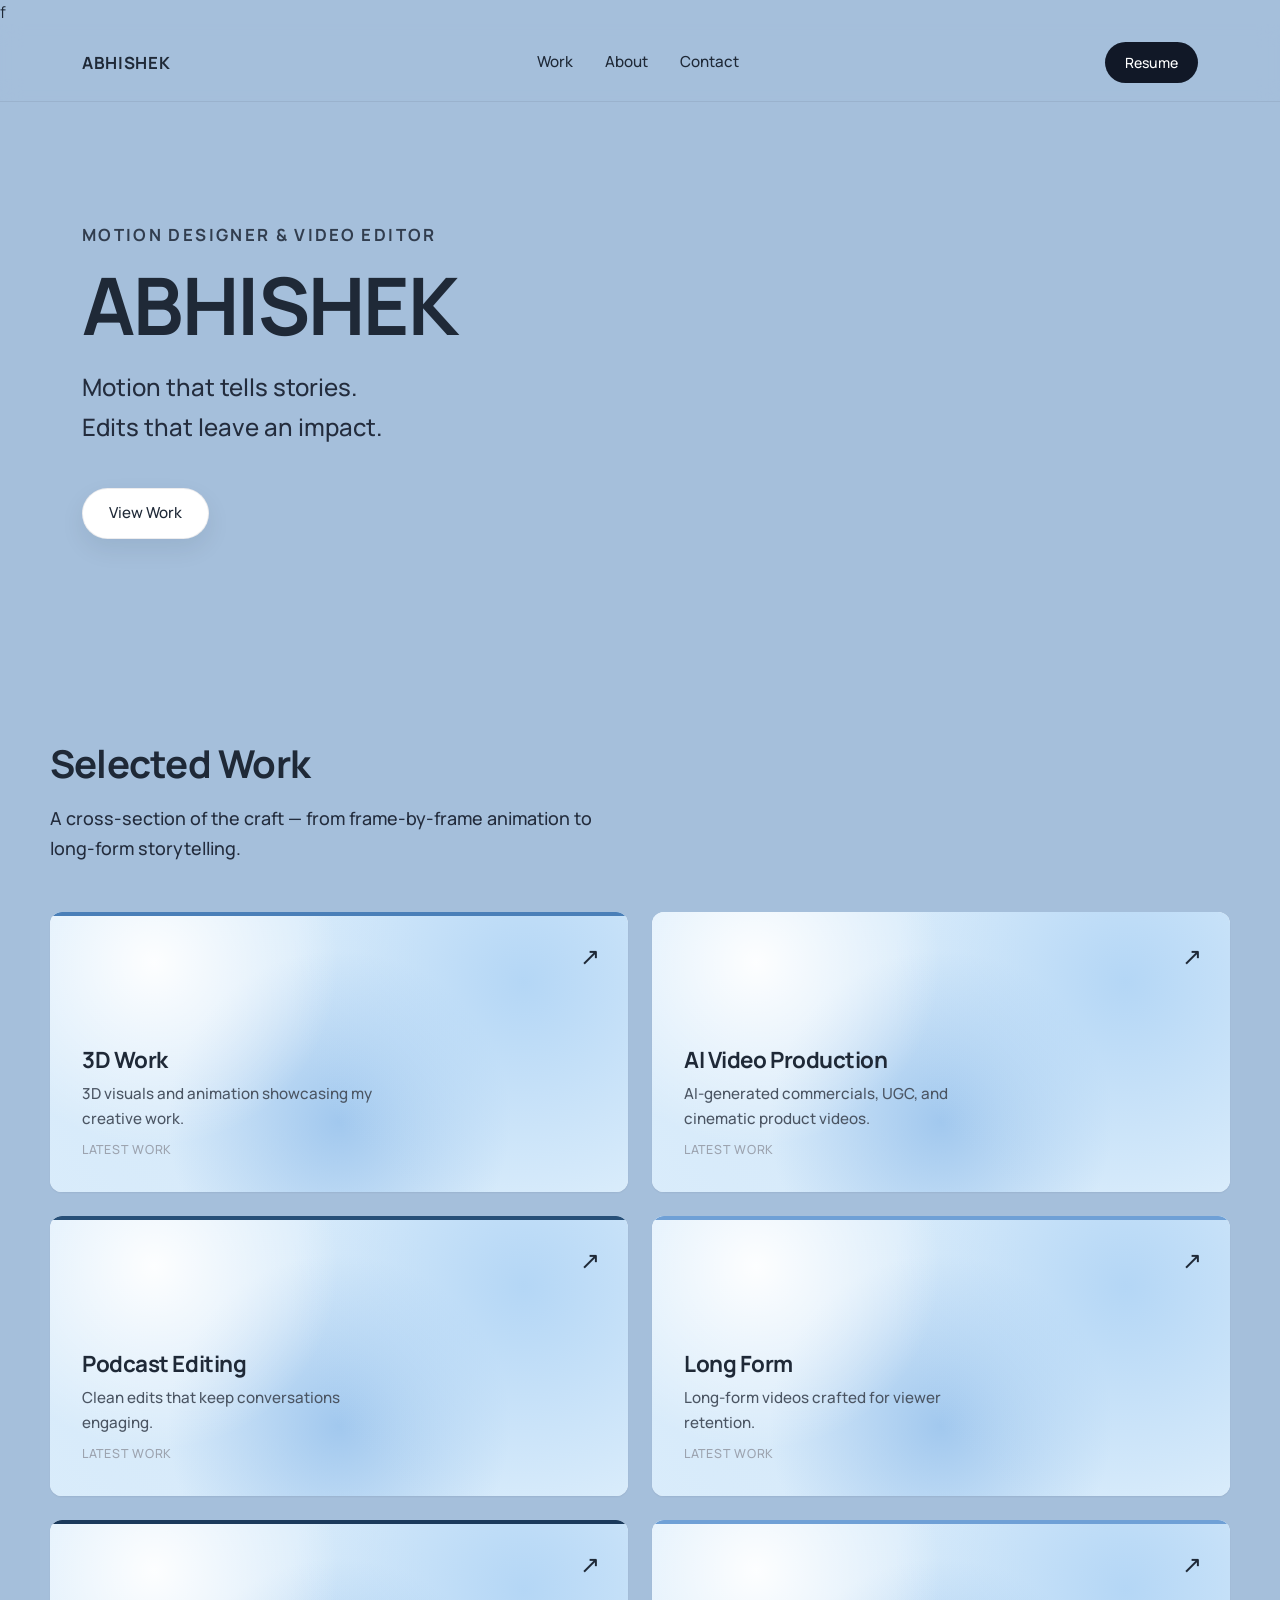
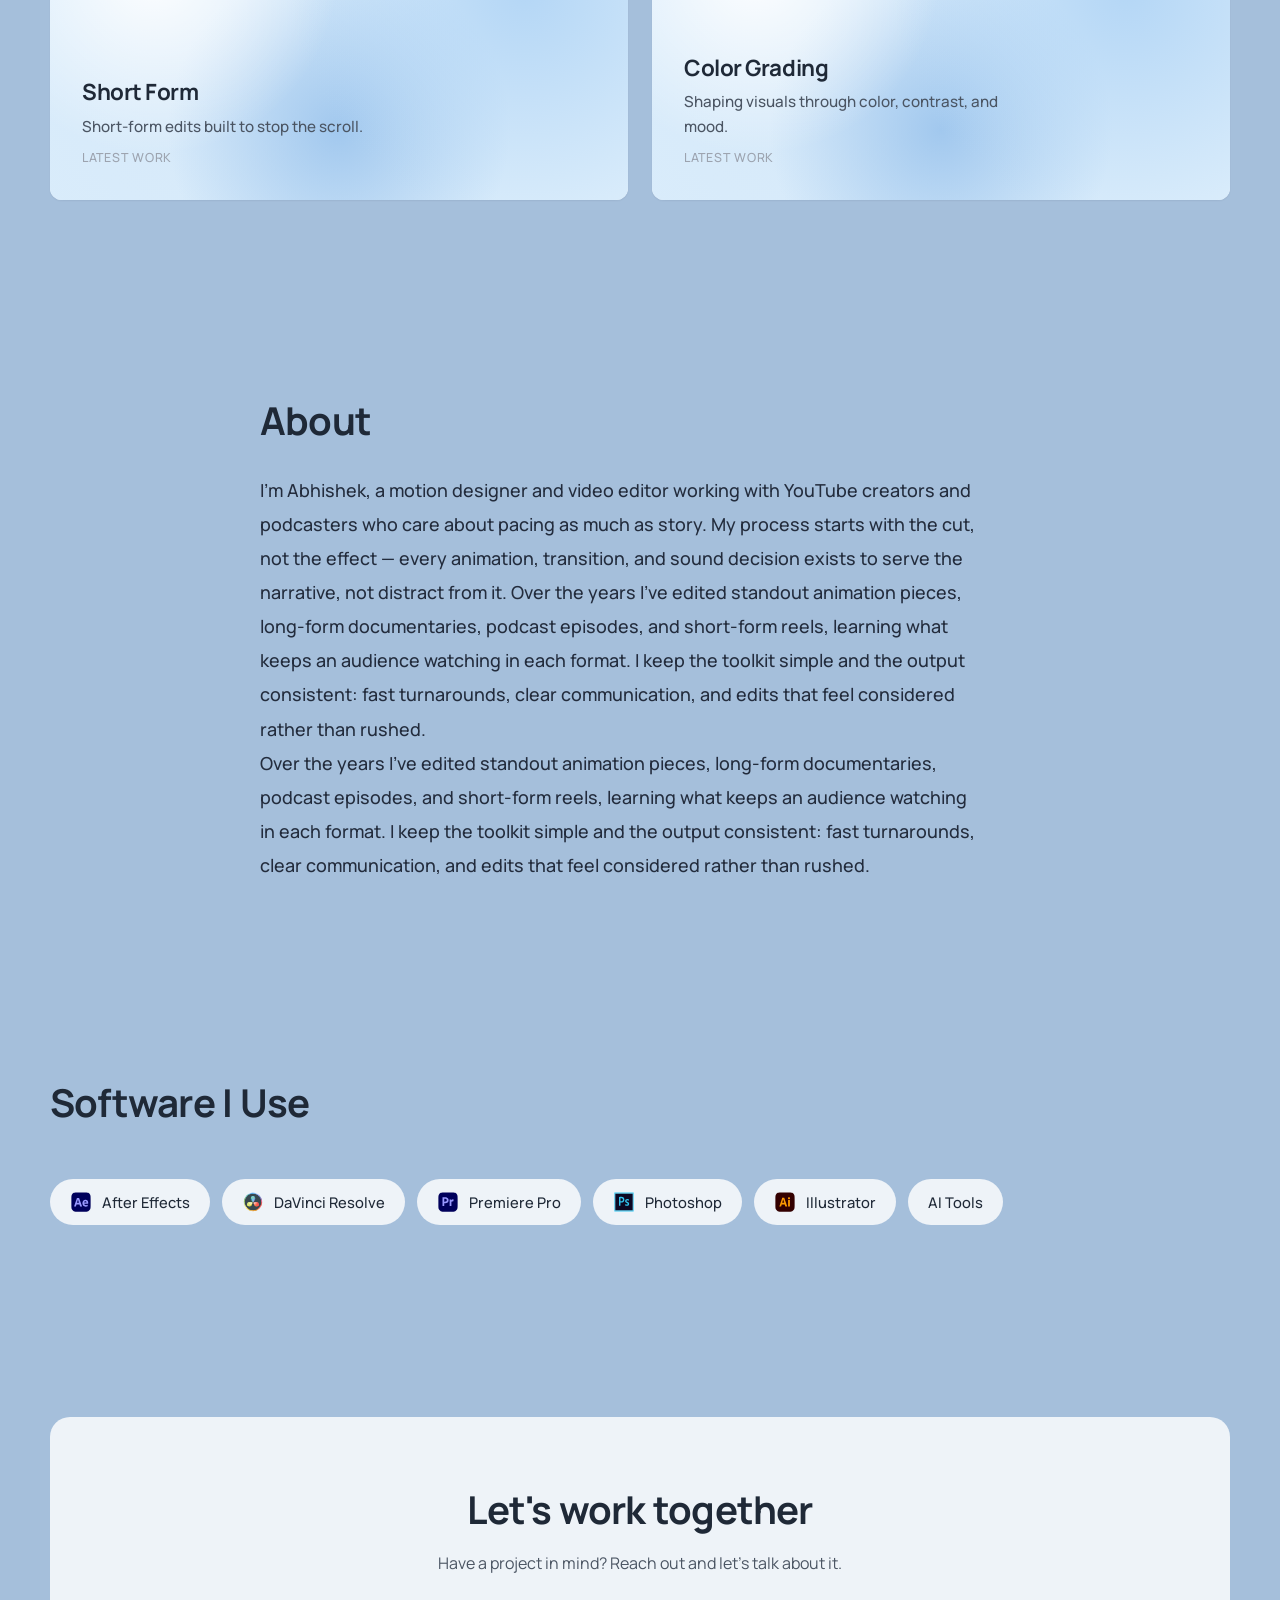
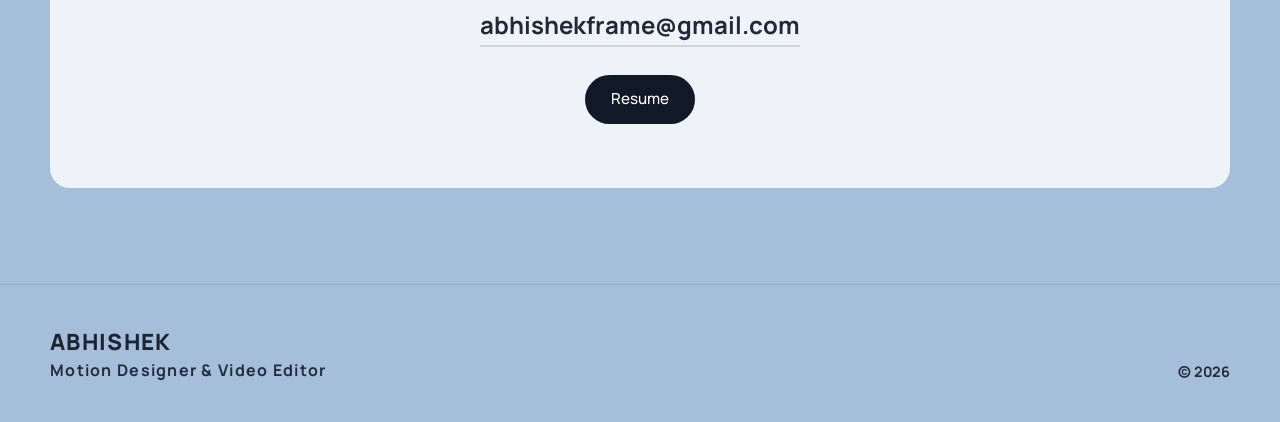
<file: index.html>
f<!DOCTYPE html>
<html lang="en">
<head>
  <meta charset="UTF-8">
  <meta name="viewport" content="width=device-width, initial-scale=1.0">
  <title>Abhishek — Motion Designer & Video Editor</title>
  <meta name="description" content="Abhishek is a Motion Designer & Video Editor crafting animation, podcast editing, long-form editing and reels that leave an impact.">

  <!-- Google Font: Manrope (400, 500, 700) -->
  <link rel="preconnect" href="https://fonts.googleapis.com">
  <link rel="preconnect" href="https://fonts.gstatic.com" crossorigin>
  <link href="https://fonts.googleapis.com/css2?family=Manrope:wght@400;500;700&display=swap" rel="stylesheet">

  <link rel="stylesheet" href="style.css">
</head>
<body>

  <!-- ============ NAVIGATION ============ -->
  <header class="nav" id="nav">
    <div class="nav__inner">
      <a href="#top" class="nav__logo">ABHISHEK</a>

      <nav class="nav__links" id="nav-links">
        <a href="#work">Work</a>
        <a href="#about">About</a>
        <a href="#contact">Contact</a>
      </nav>

      <div class="nav__actions">
       <a href="assets/Abhishek_Verma_Resume.pdf"
   target="_blank"
   rel="noopener"
   class="btn btn--primary nav__resume">
   Resume
</a>
        <button class="nav__toggle" id="nav-toggle" aria-label="Open menu" aria-expanded="false" aria-controls="nav-links">
          <span></span>
          <span></span>
          <span></span>
        </button>
      </div>
    </div>
  </header>

  <main id="top">

    <!-- ============ HERO ============ -->
    <section class="hero" aria-label="Introduction">
      <div class="hero__grid">
        <div class="hero__content">
          <p class="hero__eyebrow reveal">Motion Designer &amp; Video Editor</p>
          <h1 class="hero__heading reveal">ABHISHEK</h1>
          <p class="hero__tagline reveal">
            Motion that tells stories.<br>
            Edits that leave an impact.
          </p>
          <div class="hero__actions reveal">

            <!--
            <button class="btn btn--primary" id="showreel-btn" type="button">
              View Showreel
            </button>
            -->
            <a href="#work" class="btn btn--ghost">View Work</a>
          </div>
        </div>

        <!--
        <button class="showreel-card reveal" id="showreel-card" type="button" aria-haspopup="dialog" aria-label="Play showreel">
          <span class="showreel-card__thumb" aria-hidden="true"></span>
          <span class="showreel-card__caption" aria-hidden="true">Showreel — 2026</span>
          <span class="showreel-card__play" aria-hidden="true">
            <svg viewBox="0 0 24 24" width="26" height="26">
              <path d="M8 5v14l11-7z" fill="currentColor"></path>
            </svg>
          </span>
        </button>
        -->
      </div>
    </section>

    <!-- ============ SELECTED WORK ============ -->
    <section class="work" id="work" aria-label="Selected work">
      <div class="section-head reveal">
        <h2>Selected Work</h2>
        <p>A cross-section of the craft — from frame-by-frame animation to long-form storytelling.</p>
      </div>

      <div class="work__grid">
        <!--
        <a href="standout/" class="work-card work-card--animation reveal">
          <span class="work-card__accent" aria-hidden="true"></span>
          <div class="work-card__art" aria-hidden="true"></div>
          <div class="work-card__body">
            <h3>Standout Animation</h3>
            <p>Collage animation that keeps audiences watching.</p>
            <span class="work-card__label">Latest Work</span>
          </div>
          <span class="work-card__arrow" aria-hidden="true">&#8599;</span>
        </a>
        -->
        
       
<!-- 3D Work -->
<a href="3d/"
   class="work-card work-card--animation reveal">
  <span class="work-card__accent" aria-hidden="true"></span>
  <div class="work-card__art" aria-hidden="true"></div>
  <div class="work-card__body">
    <h3>3D Work</h3>
    <p>3D visuals and animation showcasing my creative work.</p>
    <span class="work-card__label">Latest Work</span>
  </div>
  <span class="work-card__arrow" aria-hidden="true">&#8599;</span>
</a>


      

<!-- Talking Head — temporarily deactivated
<a href="talkin%20head/"
   class="work-card work-card--animation reveal">
  <span class="work-card__accent" aria-hidden="true"></span>
  <div class="work-card__art" aria-hidden="true"></div>
  <div class="work-card__body">
    <h3>Talking Head</h3>
    <p>Engaging talking-head videos with clean, polished editing.</p>
    <span class="work-card__label">Latest Work</span>
  </div>
  <span class="work-card__arrow" aria-hidden="true">&#8599;</span>
</a>
-->

    
        <a href="AI%20Video%20Production/" class="work-card work-card--ai reveal">
         <span class="work-card__accent" aria-hidden="true"></span>
        <div class="work-card__art" aria-hidden="true"></div>
         <div class="work-card__body">
         <h3>AI Video Production</h3>
         <p>AI-generated commercials, UGC, and cinematic product videos.</p>
        <span class="work-card__label">Latest Work</span>
         </div>
        <span class="work-card__arrow" aria-hidden="true">&#8599;</span>
        </a> 

        <a href="podcast/" class="work-card work-card--podcast reveal">
          <span class="work-card__accent" aria-hidden="true"></span>
          <div class="work-card__art" aria-hidden="true"></div>
          <div class="work-card__body">
            <h3>Podcast Editing</h3>
            <p>Clean edits that keep conversations engaging.</p>
            <span class="work-card__label">Latest Work</span>
          </div>
          <span class="work-card__arrow" aria-hidden="true">&#8599;</span>
        </a>

        <a href="longform/" class="work-card work-card--longform reveal">
          <span class="work-card__accent" aria-hidden="true"></span>
          <div class="work-card__art" aria-hidden="true"></div>
          <div class="work-card__body">
            <h3>Long Form</h3>
            <p>Long-form videos crafted for viewer retention.</p>
            <span class="work-card__label">Latest Work</span>
          </div>
          <span class="work-card__arrow" aria-hidden="true">&#8599;</span>
        </a>

        <a href="reels/" class="work-card work-card--reels reveal">
          <span class="work-card__accent" aria-hidden="true"></span>
          <div class="work-card__art" aria-hidden="true"></div>
          <div class="work-card__body">
            <h3>Short Form</h3>
            <p>Short-form edits built to stop the scroll.</p>
            <span class="work-card__label">Latest Work</span>
          </div>
          <span class="work-card__arrow" aria-hidden="true">&#8599;</span>
        </a>

        <!-- Color Grading -->
<a href="color-grading/" class="work-card work-card--longform reveal">
  <span class="work-card__accent" aria-hidden="true"></span>
  <div class="work-card__art" aria-hidden="true"></div>
  <div class="work-card__body">
    <h3>Color Grading</h3>
    <p>Shaping visuals through color, contrast, and mood.</p>
    <span class="work-card__label">Latest Work</span>
  </div>
  <span class="work-card__arrow" aria-hidden="true">&#8599;</span>
</a>


      </div>
    </section>


    <!-- ============ ABOUT ============ -->
    <section class="about" id="about" aria-label="About">
      <div class="about__inner reveal">
        <h2>About</h2>
        <p>
          I'm Abhishek, a motion designer and video editor working with YouTube creators and
          podcasters who care about pacing as much as story. My process starts with the cut,
          not the effect — every animation, transition, and sound decision exists to serve the
          narrative, not distract from it. Over the years I've edited standout animation pieces,
          long-form documentaries, podcast episodes, and short-form reels, learning what keeps an
          audience watching in each format. I keep the toolkit simple and the output consistent:
          fast turnarounds, clear communication, and edits that feel considered rather than rushed.
        </p>
        <p>
  Over the years I've edited standout animation pieces, long-form documentaries, podcast episodes, and short-form reels, learning what keeps an audience watching in each format. I keep the toolkit simple and the output consistent: fast turnarounds, clear communication, and edits that feel considered rather than rushed.
</p>
      </div>
    </section>

    <!-- ============ TOOLS ============ -->
    <section class="tools" aria-label="Tools">
      <div class="section-head reveal">
        <h2>Software I Use</h2>
      </div>
      <ul class="tools__list reveal">

  <li class="tool-tag">
    <img src="assets/icons/after-effects.svg" alt="After Effects">
    <span>After Effects</span>
  </li>

 <li class="tool-tag">
    <img src="assets/icons/davinci-resolve.svg" alt="DaVinci Resolve">
    <span>DaVinci Resolve</span>
 </li>

  <li class="tool-tag">
    <img src="assets/icons/Premiere-pro.svg" alt="Premiere Pro">
    <span>Premiere Pro</span>
  </li>

  <li class="tool-tag">
    <img src="assets/icons/Photoshop.svg" alt="Photoshop">
    <span>Photoshop</span>
  </li>

  <li class="tool-tag">
    <img src="assets/icons/illustrator.svg" alt="Illustrator">
    <span>Illustrator</span>
  </li>

  <li class="tool-tag">
    <span>AI Tools</span>
  </li>

</ul>
    </section>
    <!-- ============ CONTACT ============ -->
    <section class="contact" id="contact" aria-label="Contact">
      <div class="contact__inner reveal">
        <h2>Let's work together</h2>
        <p>Have a project in mind? Reach out and let's talk about it.</p>

        <div class="contact__row">
          <a href="mailto:abhishekframe@gmail.com" class="contact__email">abhishekframe@gmail.com</a>
        </div>

     <div class="contact__actions">
  <a href="assets/Abhishek_Verma_Resume.pdf"
     target="_blank"
     rel="noopener"
     class="btn btn--primary">
     Resume
  </a>
</div>
      </div>
    </section>

  </main>
  <!-- ============ FOOTER ============ -->
  <footer class="footer">
    <div class="footer__inner">
      <div>
        <p class="footer__name">ABHISHEK</p>
        <p class="footer__role">Motion Designer &amp; Video Editor</p>
      </div>
      <p class="footer__copy">&copy; 2026</p>
    </div>
  </footer>

  <!-- ============ SHOWREEL MODAL ============ -->
  <div class="modal" id="showreel-modal" aria-hidden="true">
    <div class="modal__dialog" role="dialog" aria-modal="true" aria-label="Showreel video">
      <button class="modal__close" id="modal-close" type="button" aria-label="Close video">&times;</button>
      <div class="modal__video">
        <iframe
          id="showreel-iframe"
          src=""
          title="Abhishek — Showreel"
          frameborder="0"
          allow="accelerometer; autoplay; clipboard-write; encrypted-media; gyroscope; picture-in-picture"
          allowfullscreen
        ></iframe>
      </div>
    </div>
  </div>

  <script src="script.js"></script>
</body>
</html>
</file>
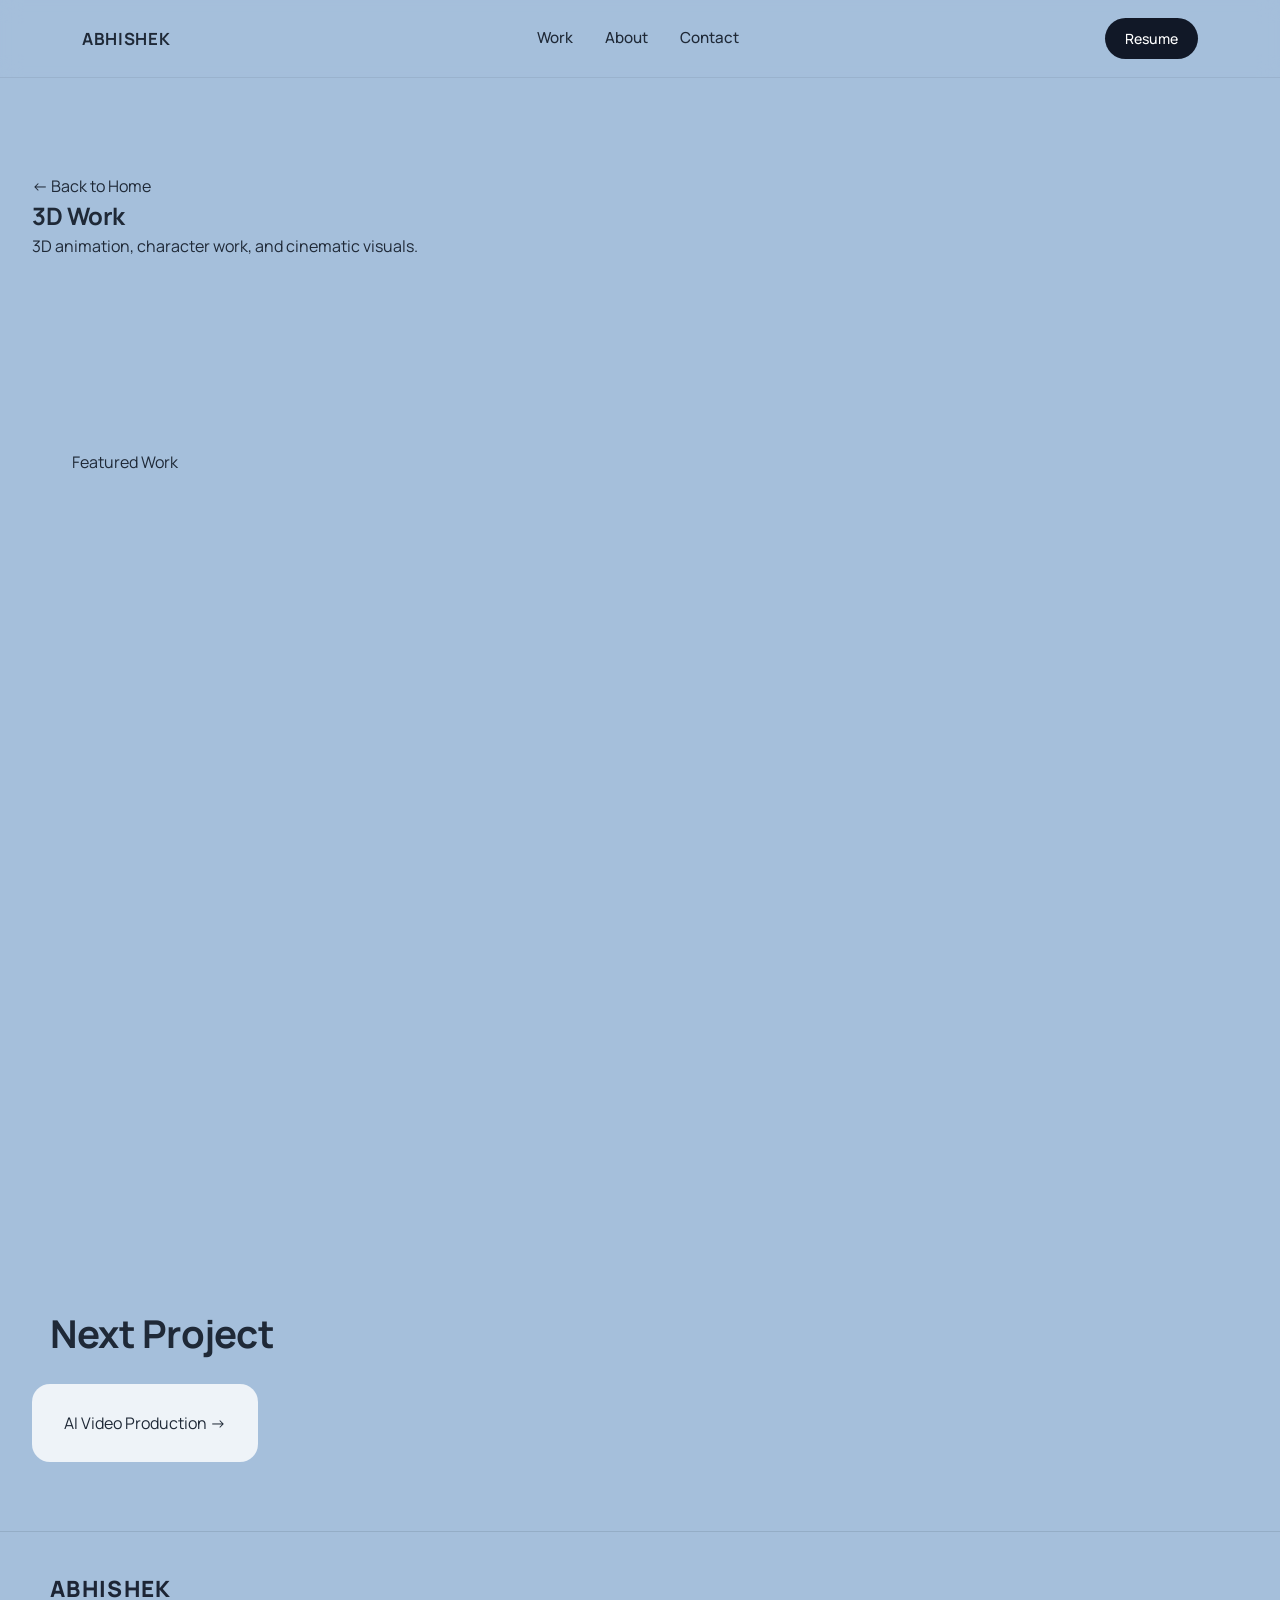
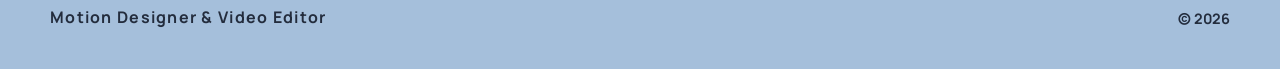
<file: 3d/index.html>
<!DOCTYPE html>
<html lang="en">
<head>
  <meta charset="UTF-8">
  <meta name="viewport" content="width=device-width, initial-scale=1.0">

  <title>3D Work — Abhishek</title>
  <meta name="description" content="3D animation and visual work by Abhishek, Motion Designer & Video Editor.">

  <link rel="preconnect" href="https://fonts.googleapis.com">
  <link rel="preconnect" href="https://fonts.gstatic.com" crossorigin>
  <link href="https://fonts.googleapis.com/css2?family=Manrope:wght@400;500;700&display=swap" rel="stylesheet">

  <!-- Reuse your existing portfolio styling -->
  
<link rel="stylesheet" href="../style.css">

<style>
  /* 3D page only */
  .video-section {
    width: 100%;
    max-width: 1200px;
    margin-left: auto;
    margin-right: auto;
  }

  .video-card {
    width: 100%;
    max-width: none;
  }

  .video-card__frame {
    width: 100%;
    aspect-ratio: 16 / 9;
  }

  .video-card__frame iframe {
    display: block;
    width: 100%;
    height: 100%;
    border: 0;
  }
     /* Next Project card */
  .next-project-card {
    background: #EEF3F8;
    border-radius: 18px;
    padding: 28px 32px;
  }
</style>

</head>

<body>

  <!-- NAVIGATION -->
  <header class="nav" id="nav">
    <div class="nav__inner">

      <a href="../../index.html" class="nav__logo">ABHISHEK</a>

      <nav class="nav__links" id="nav-links">
        <a href="../../index.html#work">Work</a>
        <a href="../../index.html#about">About</a>
        <a href="../../index.html#contact">Contact</a>
      </nav>

      <div class="nav__actions">
        <a href="../../assets/Abhishek_Verma_Resume.pdf"
           target="_blank"
           rel="noopener"
           class="btn btn--primary nav__resume">
          Resume
        </a>

        <button class="nav__toggle"
                id="nav-toggle"
                aria-label="Open menu"
                aria-expanded="false"
                aria-controls="nav-links">
          <span></span>
          <span></span>
          <span></span>
        </button>
      </div>

    </div>
  </header>

  <main id="top">

    <!-- PROJECT INTRODUCTION -->
    <section class="project-hero" aria-label="Project introduction">

      <a href="../../index.html" class="back-link reveal">
        <span class="back-link__arrow" aria-hidden="true">&#8592;</span>
        Back to Home
      </a>

      <h1 class="project-hero__heading reveal">3D Work</h1>

      <p class="project-hero__subtitle reveal">
        3D animation, character work, and cinematic visuals.
      </p>

    </section>

    <!-- VIDEO SHOWCASE -->
    <section class="video-section" aria-label="Video showcase">

      <span class="video-section__label reveal">Featured Work</span>

      <div class="video-card reveal">
        <div class="video-card__frame">

          <iframe
            src="https://www.youtube.com/embed/vZUyVv7EdH4"
            title="3D Work by Abhishek"
            loading="lazy"
            allow="accelerometer; autoplay; clipboard-write; encrypted-media; gyroscope; picture-in-picture; web-share"
            allowfullscreen>
          </iframe>

        </div>
      </div>

    </section>

    
<!-- NEXT PROJECT -->
<section class="next-project" aria-label="Next project">

  <div class="section-head reveal">
    <h2>Next Project</h2>
  </div>

  <a href="../AI%20Video%20Production/"
     class="next-project-card reveal">

    <span class="next-project-card__title">
      AI Video Production
    </span>

    <span class="next-project-card__arrow" aria-hidden="true">
      &#8594;
    </span>

  </a>




    </section>

  </main>

  <!-- FOOTER -->
  <footer class="footer">
    <div class="footer__inner">

      <div>
        <p class="footer__name">ABHISHEK</p>
        <p class="footer__role">Motion Designer &amp; Video Editor</p>
      </div>

      <p class="footer__copy">&copy; 2026</p>

    </div>
  </footer>

  <!-- Reuse your existing JavaScript -->
  <script src="../script.js"></script>

</body>
</html>
</file>
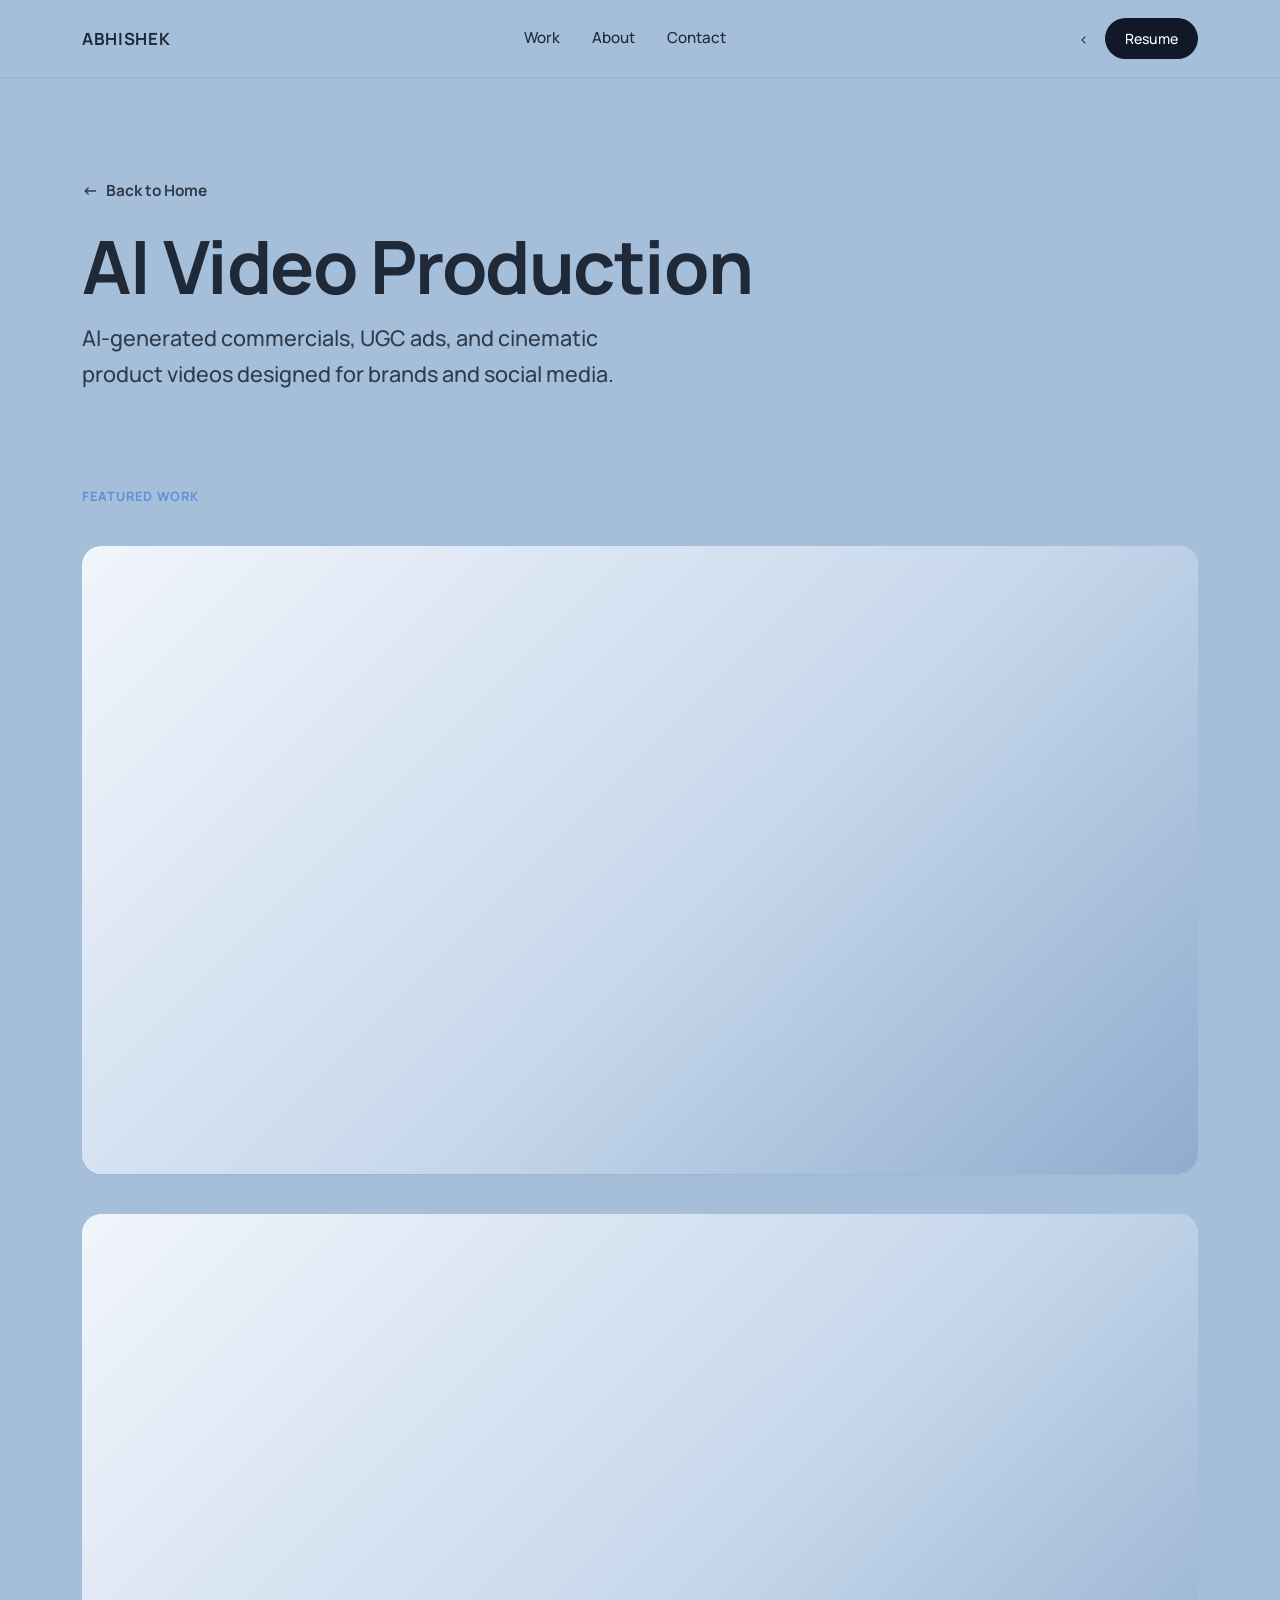
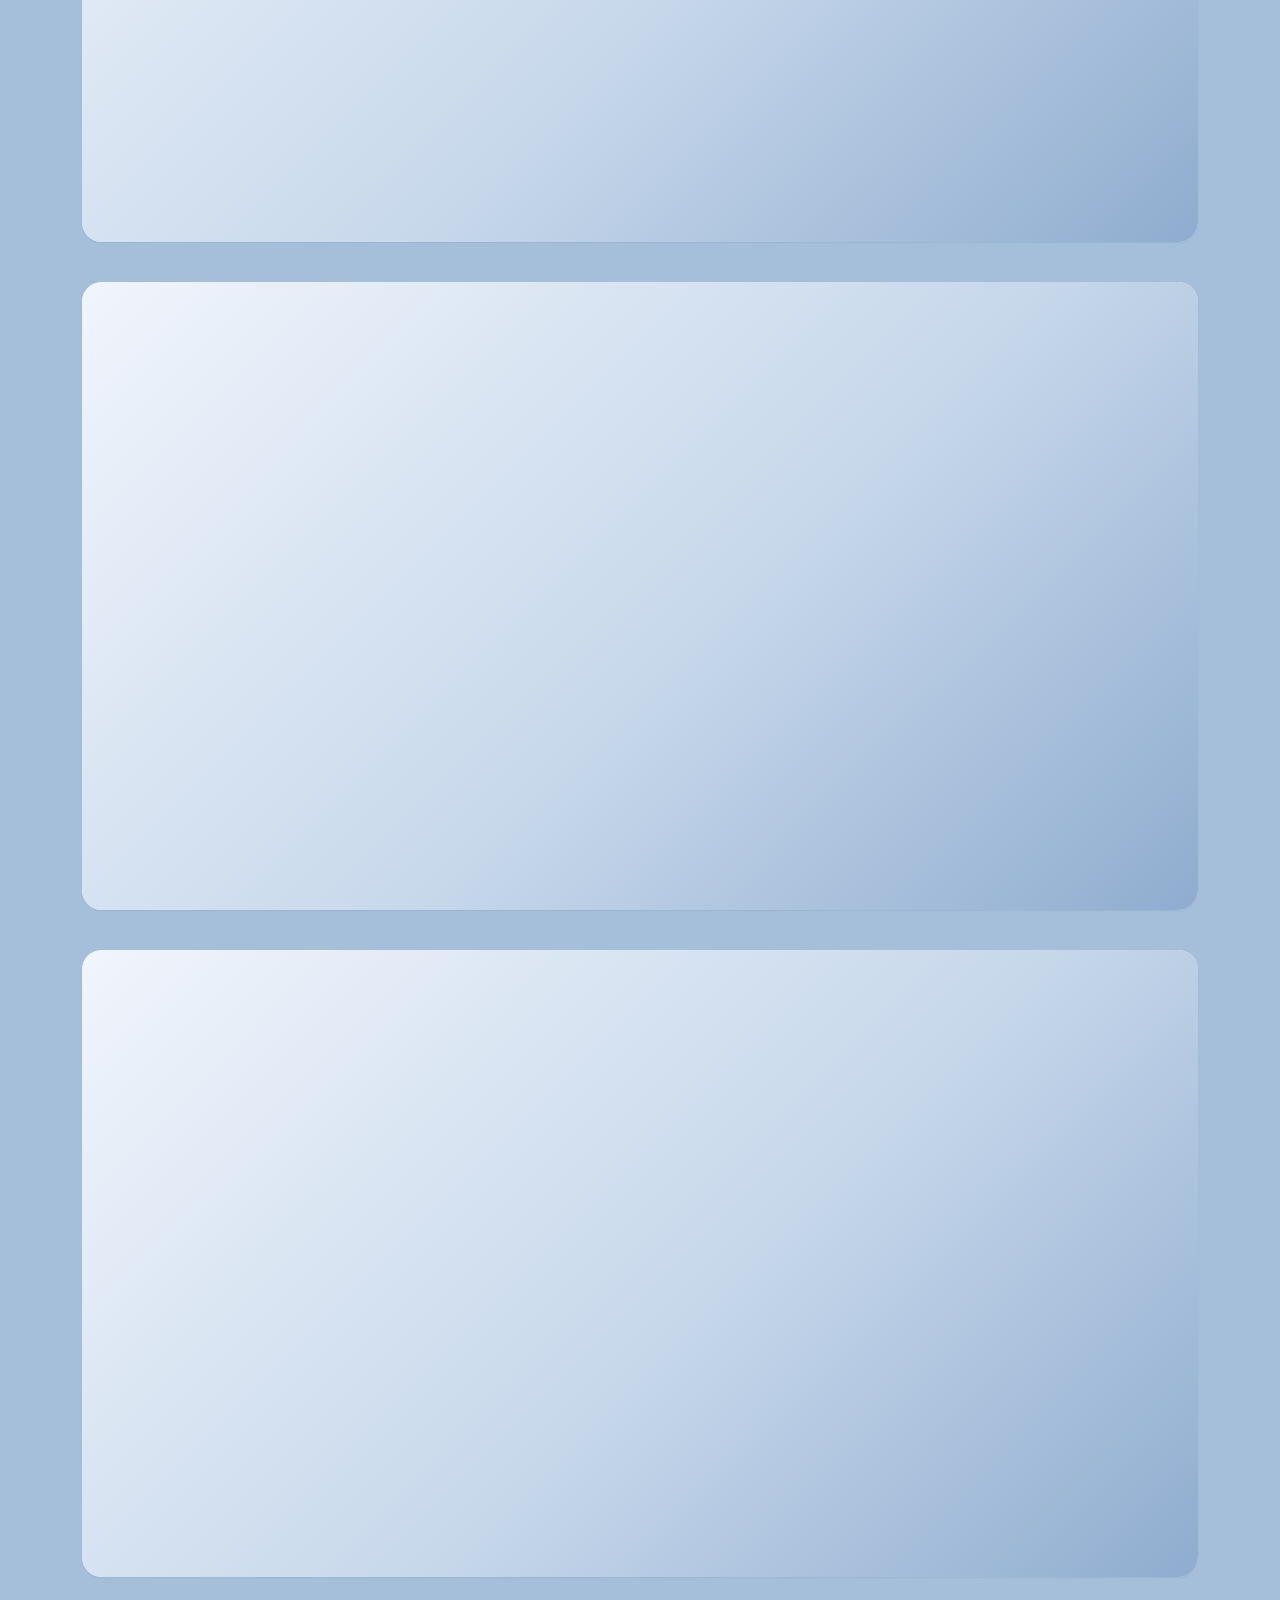
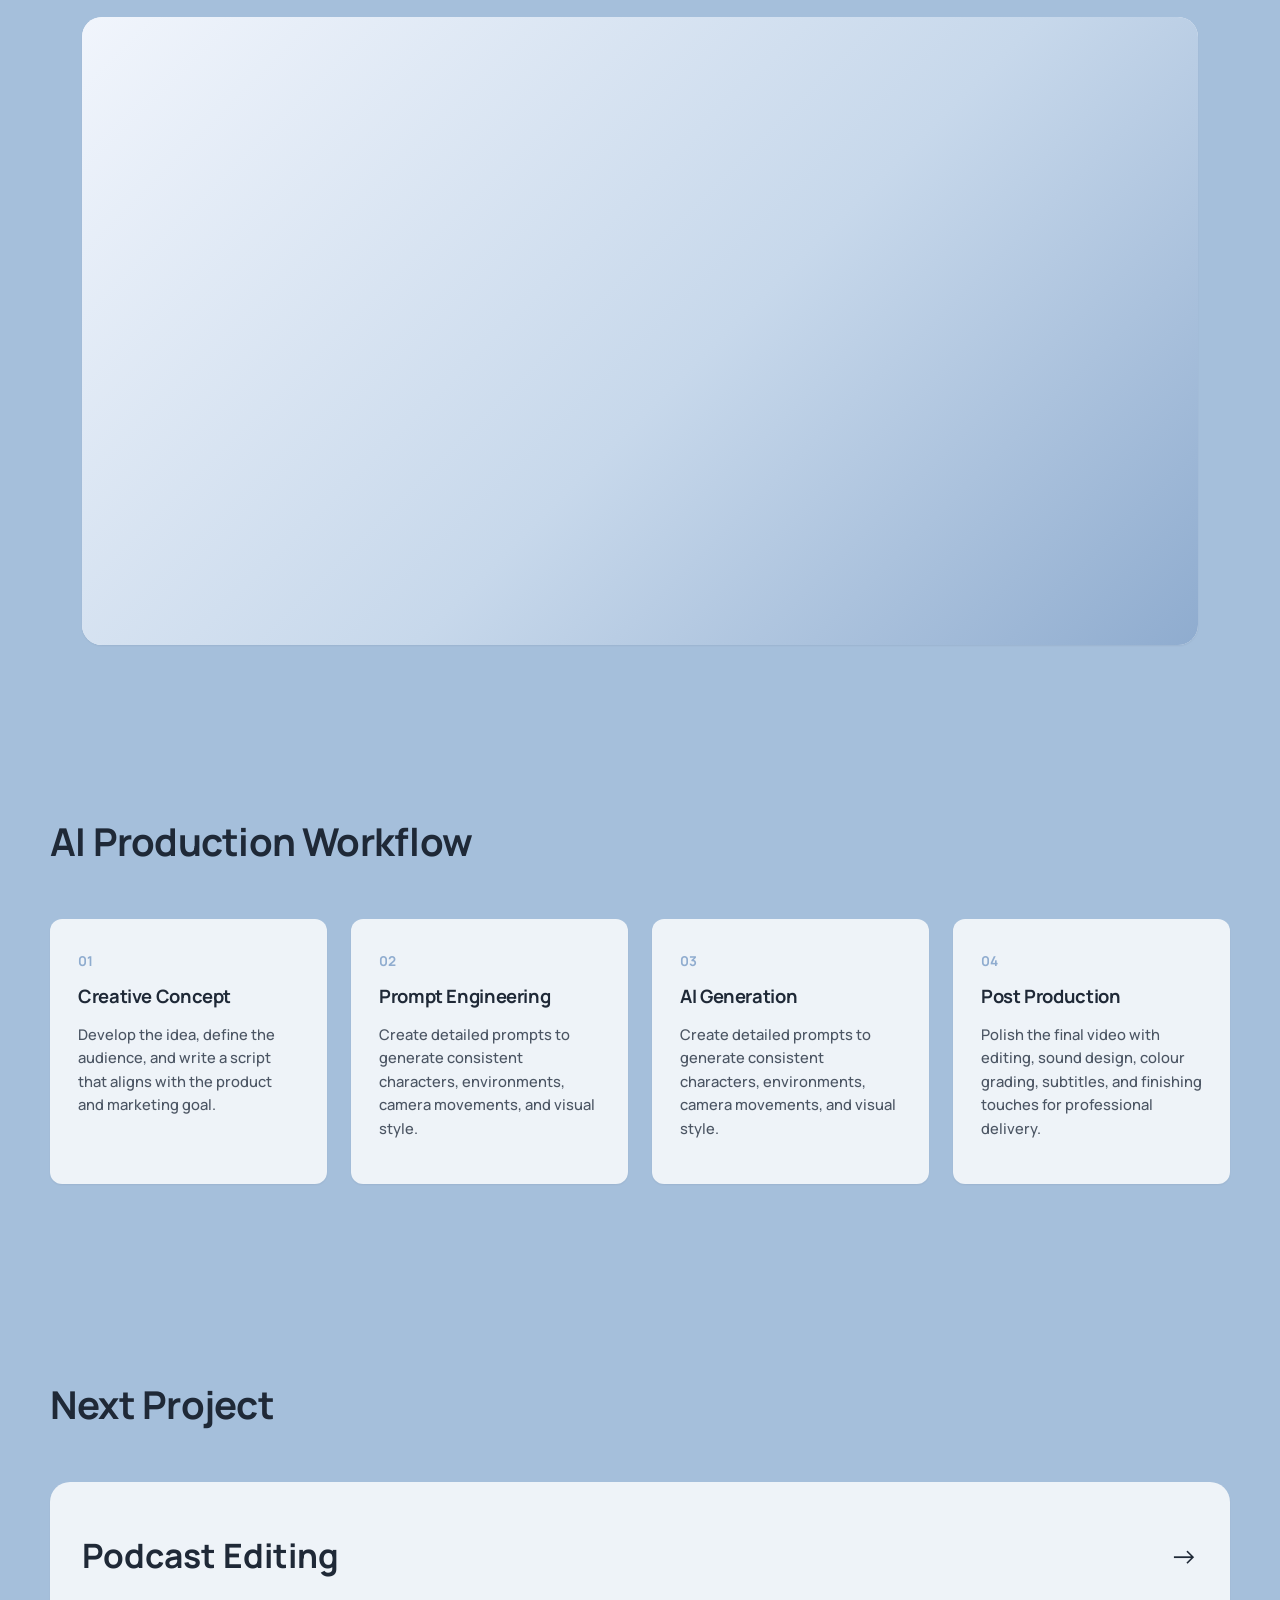
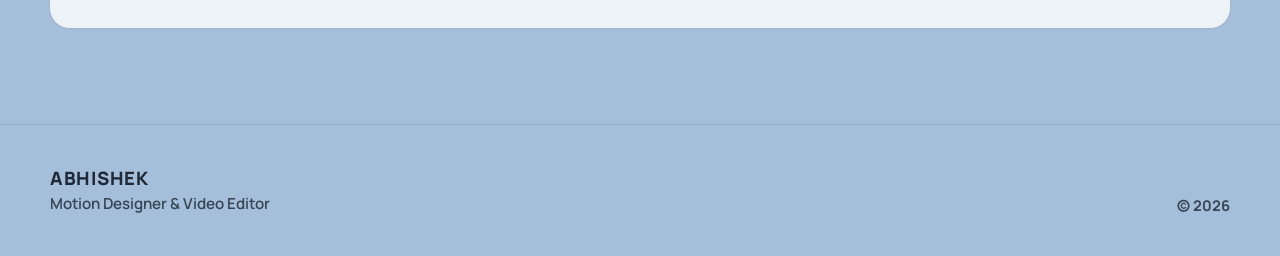
<file: AI Video Production/index.html>
<!DOCTYPE html>
<html lang="en">
<head>
  <meta charset="UTF-8">
  <meta name="viewport" content="width=device-width, initial-scale=1.0">
  <title>Long Form — Abhishek</title>
  <meta name="description" content="Long Form — a collage animation project by Abhishek, Motion Designer & Video Editor.">

  <!-- Google Font: Manrope (400, 500, 700) -->
  <link rel="preconnect" href="https://fonts.googleapis.com">
  <link rel="preconnect" href="https://fonts.gstatic.com" crossorigin>
  <link href="https://fonts.googleapis.com/css2?family=Manrope:wght@400;500;700&display=swap" rel="stylesheet">

  <link rel="stylesheet" href="style.css">
</head>
<body>

  <!-- ============ NAVIGATION (same as homepage) ============ -->
  <header class="nav" id="nav">
    <div class="nav__inner">
      <a href="../index.html" class="nav__logo">ABHISHEK</a>

      <nav class="nav__links" id="nav-links">
        <a href="../index.html#work">Work</a>
        <a href="../index.html#about">About</a>
        <a href="../index.html#contact">Contact</a>
      </nav>

      <div class="nav__actions">
        <<a href="../assets/Abhishek_Verma_Resume.pdf"
   target="_blank"
   rel="noopener"
   class="btn btn--primary nav__resume">
   Resume
</a>
        <button class="nav__toggle" id="nav-toggle" aria-label="Open menu" aria-expanded="false" aria-controls="nav-links">
          <span></span>
          <span></span>
          <span></span>
        </button>
      </div>
    </div>
  </header>

  <main id="top">

    <!-- ============ PROJECT HERO ============ -->
    <section class="project-hero" aria-label="Project introduction">
      <a href="../index.html" class="back-link reveal">
        <span class="back-link__arrow" aria-hidden="true">&#8592;</span>
        Back to Home
      </a>
      <h1 class="project-hero__heading reveal">AI Video Production</h1>
<p class="project-hero__subtitle reveal">
AI-generated commercials, UGC ads, and cinematic product videos designed for brands and social media.
</p>
    </section>

<!-- ============ VIDEO SHOWCASE ============ -->
<section class="video-section" aria-label="Video showcase">

  <span class="video-section__label reveal">Featured Work</span>

      <!-- short drama video  -->
  <div class="video-card reveal">
    <div class="video-card__frame">
      <iframe
          src="https://www.youtube.com/embed/6yuZCdUSvCU?rel=0"
        title="Explainer Video "
        allow="accelerometer; autoplay; clipboard-write; encrypted-media; gyroscope; picture-in-picture; web-share"
        allowfullscreen>
      </iframe>
    </div>
  </div>
  
  
      <!-- explainer video -->
  <div class="video-card reveal">
    <div class="video-card__frame">
      <iframe
          src="https://www.youtube.com/embed/Qnz1OJ2d4vQ"
        title="Explainer Video "
        allow="accelerometer; autoplay; clipboard-write; encrypted-media; gyroscope; picture-in-picture; web-share"
        allowfullscreen>
      </iframe>
    </div>
  </div>

  <!-- AI Product Unboxing -->
<div class="video-card reveal">
    <div class="video-card__frame">
        <iframe
              src="https://www.youtube.com/embed/yPBggon2hhA"
            title="AI Product Unboxing"
            allow="accelerometer; autoplay; clipboard-write; encrypted-media; gyroscope; picture-in-picture; web-share"
            allowfullscreen>
        </iframe>
    </div>
</div>

  <!-- AI Product Review -->
 <div class="video-card reveal">
    <div class="video-card__frame">
        <iframe
              src="https://www.youtube.com/embed/FqZl_5SQQsg"
            title="AI Product Review"
            allow="accelerometer; autoplay; clipboard-write; encrypted-media; gyroscope; picture-in-picture; web-share"
            allowfullscreen>
        </iframe>
    </div>
</div>

  <!-- AI Digital Presenter -->
  <div class="video-card reveal">
    <div class="video-card__frame">
        <iframe
             src="https://www.youtube.com/embed/l6d3KkRdzvg"
            title="AI Digital Presenter"
            allow="accelerometer; autoplay; clipboard-write; encrypted-media; gyroscope; picture-in-picture; web-share"
            allowfullscreen>
        </iframe>
    </div>
</div>

</section>

   

    <!-- ============ PROJECT DETAILS ============ -->
     <!--
    <section class="details" aria-label="Project details">
      <div class="section-head reveal">
        <h2>Project Details</h2>
      </div>

      <div class="details-grid reveal">
        <div class="details-item">
          <span class="details-item__label">Role</span>
          <span class="details-item__value">Motion Designer &amp; Video Editor</span>
        </div>

        <div class="details-item">
          <span class="details-item__label">Software</span>
          <span class="details-item__value">After Effects, Premiere Pro, Photoshop</span>
        </div>

        <div class="details-item">
          <span class="details-item__label">Project Type</span>
          <span class="details-item__value">Collage Animation</span>
        </div>

        <div class="details-item">
          <span class="details-item__label">Status</span>
          <span class="details-item__value">Personal Project</span>
        </div>
      </div>
    </section>
    -->


    <!-- ============ MY PROCESS ============ -->
    <section class="process" aria-label="My process">
      <div class="section-head reveal">
        <h2>AI Production Workflow</h2>
      </div>

      <div class="process__grid">
        <div class="process-card reveal">
          <span class="process-card__index">01</span>
          <h3>Creative Concept</h3>
         <p>
          Develop the idea, define the audience, and write a script that aligns with the product and marketing goal.
        </p>
        </div>

        <div class="process-card reveal">
          <span class="process-card__index">02</span>
          <h3>Prompt Engineering</h3>
        <p>
        Create detailed prompts to generate consistent characters, environments, camera movements, and visual style.
        </p> 
        </div>

        <div class="process-card reveal">
          <span class="process-card__index">03</span>
          <h3>AI Generation</h3>
         <p>
         Create detailed prompts to generate consistent characters, environments, camera movements, and visual style.
         </p>
          </div>

        <div class="process-card reveal">
          <span class="process-card__index">04</span>
          <h3>Post Production</h3>
         <p>
         Polish the final video with editing, sound design, colour grading, subtitles, and finishing touches for professional delivery.
        <p>
      </div>
      </div>
    </section>

    <!-- ============ NEXT PROJECT ============ -->
    <section class="next-project" aria-label="Next project">
      <div class="section-head reveal">
        <h2>Next Project</h2>
      </div>

      <a href="../podcast/" class="next-project-card reveal">
        <span class="next-project-card__title">Podcast Editing</span>
        <span class="next-project-card__arrow" aria-hidden="true">&#8594;</span>
      </a>
    </section>

  </main>

  <!-- ============ FOOTER (same as homepage) ============ -->
  <footer class="footer">
    <div class="footer__inner">
      <div>
        <p class="footer__name">ABHISHEK</p>
        <p class="footer__role">Motion Designer &amp; Video Editor</p>
      </div>
      <p class="footer__copy">&copy; 2026</p>
    </div>
  </footer>

  <script src="script.js"></script>
</body>
</html>
</file>
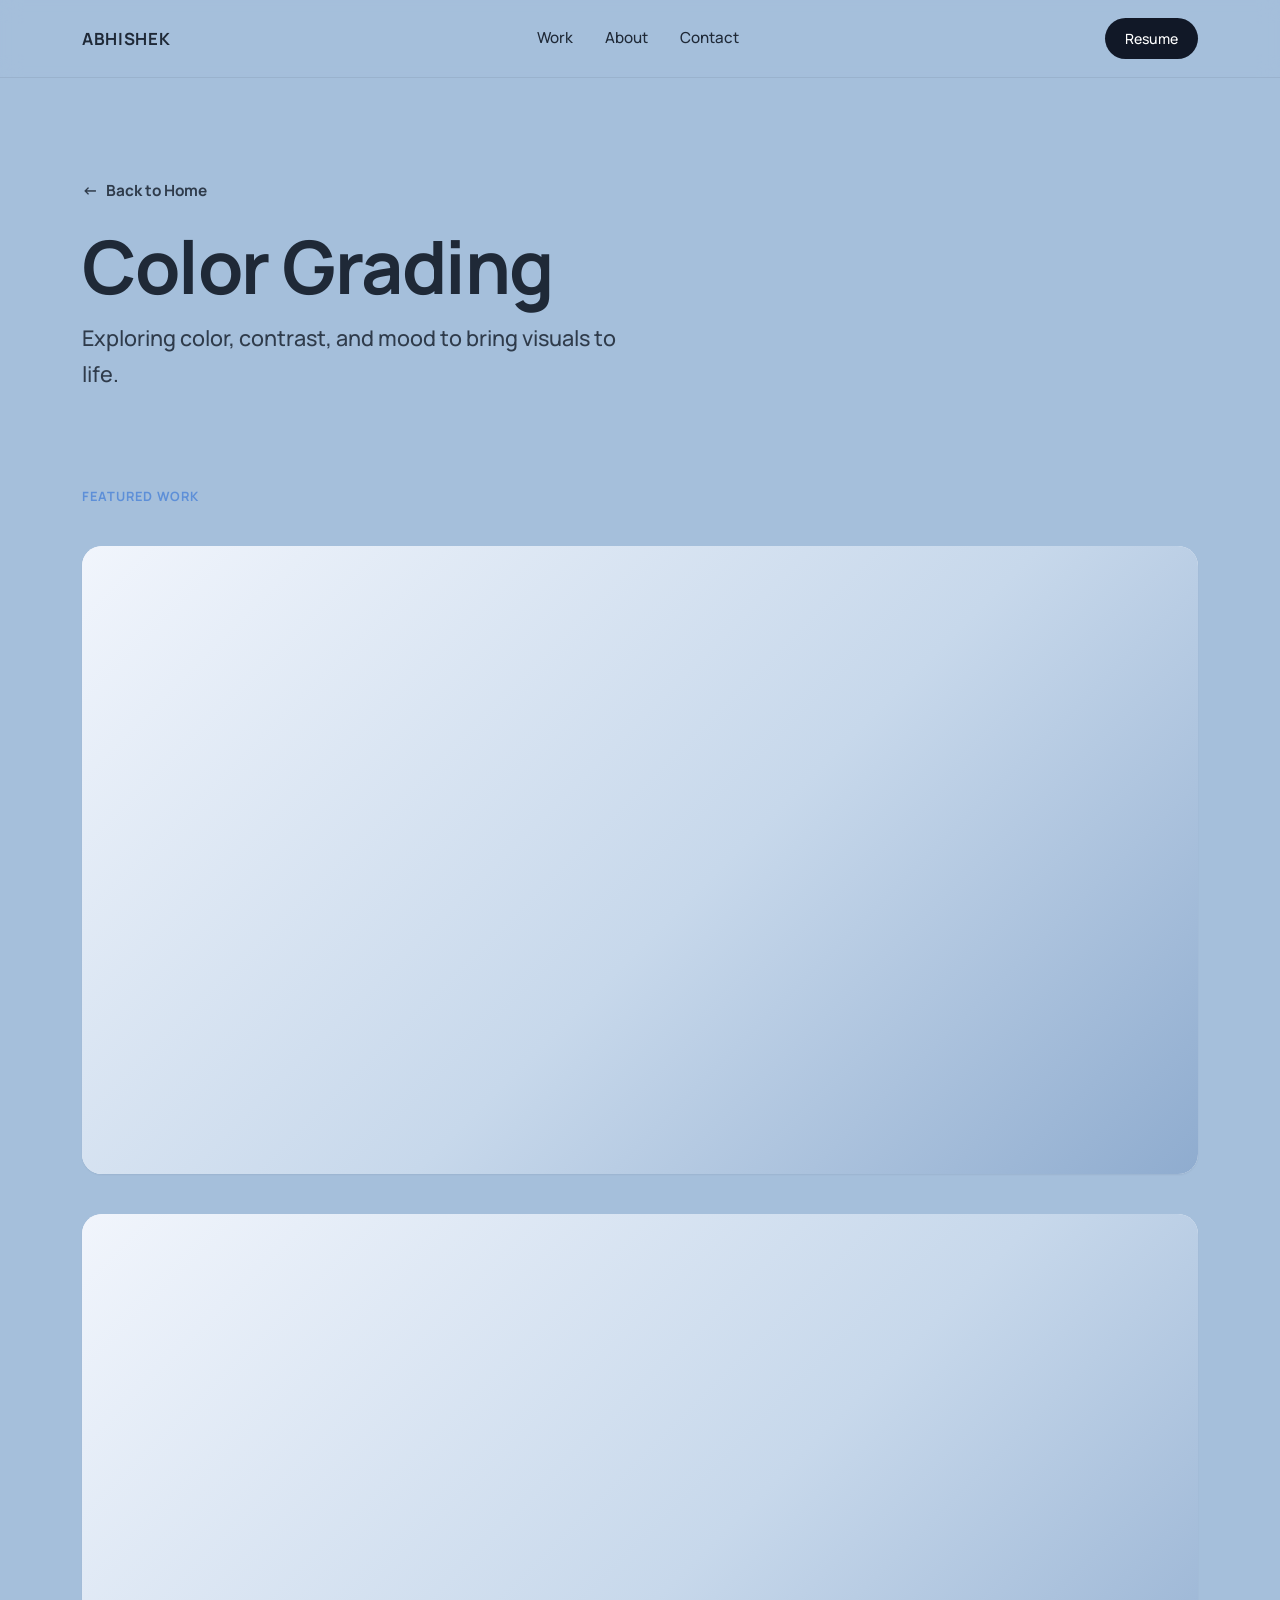
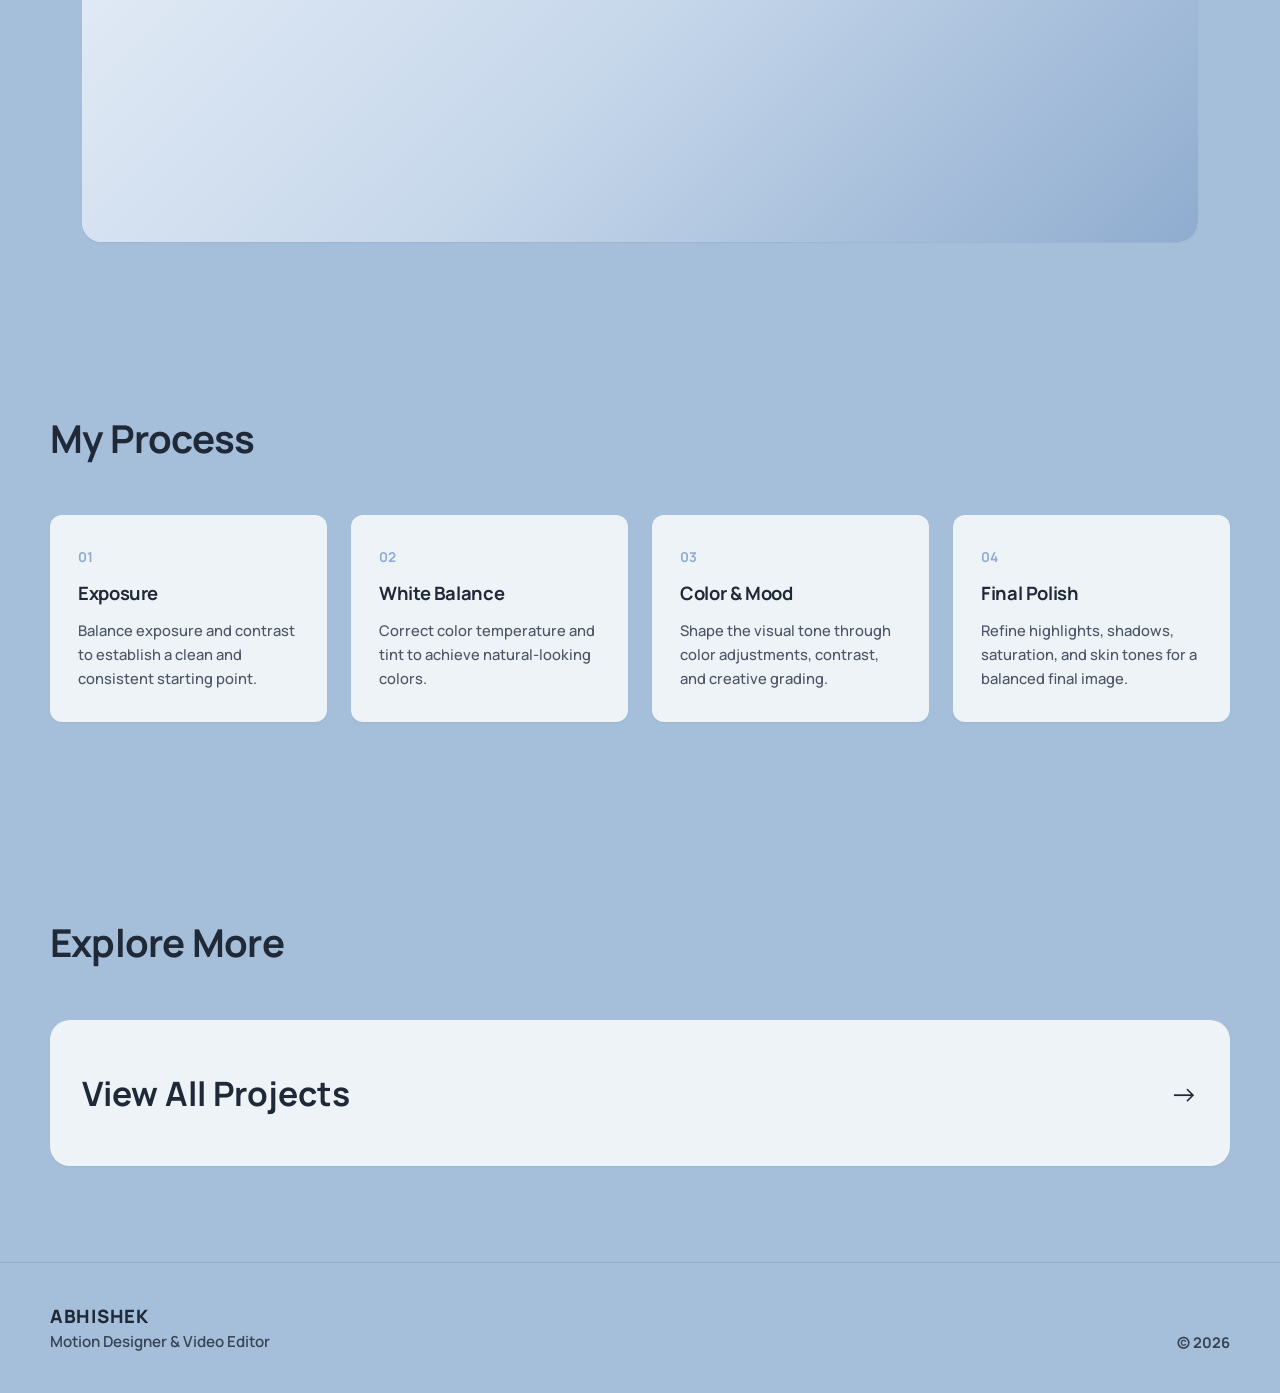
<file: color-grading/index.html>
<!DOCTYPE html>
<html lang="en">
<head>
  <meta charset="UTF-8">
  <meta name="viewport" content="width=device-width, initial-scale=1.0">
  <title>Color Grading — Abhishek</title>
  <meta name="description" content="Color grading work by Abhishek, Motion Designer & Video Editor.">

  <!-- Google Font: Manrope -->
  <link rel="preconnect" href="https://fonts.googleapis.com">
  <link rel="preconnect" href="https://fonts.gstatic.com" crossorigin>
  <link href="https://fonts.googleapis.com/css2?family=Manrope:wght@400;500;700&display=swap" rel="stylesheet">

  <link rel="stylesheet" href="style.css">
</head>
<body>

  <!-- ============ NAVIGATION ============ -->
  <header class="nav" id="nav">
    <div class="nav__inner">
      <a href="../index.html" class="nav__logo">ABHISHEK</a>

      <nav class="nav__links" id="nav-links">
        <a href="../index.html#work">Work</a>
        <a href="../index.html#about">About</a>
        <a href="../index.html#contact">Contact</a>
      </nav>

      <div class="nav__actions">
        <a href="../assets/Abhishek_Verma_Resume.pdf"
           target="_blank"
           rel="noopener"
           class="btn btn--primary nav__resume">
          Resume
        </a>

        <button class="nav__toggle" id="nav-toggle"
                aria-label="Open menu"
                aria-expanded="false"
                aria-controls="nav-links">
          <span></span>
          <span></span>
          <span></span>
        </button>
      </div>
    </div>
  </header>

  <main id="top">

    <!-- ============ PROJECT HERO ============ -->
    <section class="project-hero" aria-label="Project introduction">
      <a href="../index.html" class="back-link reveal">
        <span class="back-link__arrow" aria-hidden="true">&#8592;</span>
        Back to Home
      </a>

      <h1 class="project-hero__heading reveal">Color Grading</h1>

      <p class="project-hero__subtitle reveal">
        Exploring color, contrast, and mood to bring visuals to life.
      </p>
    </section>

    <!-- ============ VIDEO SHOWCASE ============ -->
    <section class="video-section" aria-label="Color grading showcase">

      <span class="video-section__label reveal">Featured Work</span>

      <!-- Color Grading Project 01 -->
      <div class="video-card reveal">
        <div class="video-card__frame">
          <iframe
            src="https://www.youtube.com/embed/GsyiEfIDHYU?rel=0"
            title="Color Grading Project 01"
            allow="accelerometer; autoplay; clipboard-write; encrypted-media; gyroscope; picture-in-picture; web-share"
            allowfullscreen>
          </iframe>
        </div>
      </div>

      <!-- Color Grading Project 02 -->
      <div class="video-card reveal">
        <div class="video-card__frame">
          <iframe
            src="https://www.youtube.com/embed/3R1rG0R0LGk?rel=0"
            title="Color Grading Project 02"
            allow="accelerometer; autoplay; clipboard-write; encrypted-media; gyroscope; picture-in-picture; web-share"
            allowfullscreen>
          </iframe>
        </div>
      </div>

    </section>

    <!-- ============ MY PROCESS ============ -->
    <section class="process" aria-label="My color grading process">
      <div class="section-head reveal">
        <h2>My Process</h2>
      </div>

      <div class="process__grid">

        <div class="process-card reveal">
          <span class="process-card__index">01</span>
          <h3>Exposure</h3>
          <p>Balance exposure and contrast to establish a clean and consistent starting point.</p>
        </div>

        <div class="process-card reveal">
          <span class="process-card__index">02</span>
          <h3>White Balance</h3>
          <p>Correct color temperature and tint to achieve natural-looking colors.</p>
        </div>

        <div class="process-card reveal">
          <span class="process-card__index">03</span>
          <h3>Color & Mood</h3>
          <p>Shape the visual tone through color adjustments, contrast, and creative grading.</p>
        </div>

        <div class="process-card reveal">
          <span class="process-card__index">04</span>
          <h3>Final Polish</h3>
          <p>Refine highlights, shadows, saturation, and skin tones for a balanced final image.</p>
        </div>

      </div>
    </section>

    <!-- ============ VIEW ALL PROJECTS ============ -->
<section class="next-project" aria-label="View all projects">
  <div class="section-head reveal">
    <h2>Explore More</h2>
  </div>

  <a href="../index.html" class="next-project-card reveal">
    <span class="next-project-card__title">View All Projects</span>
    <span class="next-project-card__arrow" aria-hidden="true">&#8594;</span>
  </a>
</section>

  </main>

  <!-- ============ FOOTER ============ -->
  <footer class="footer">
    <div class="footer__inner">
      <div>
        <p class="footer__name">ABHISHEK</p>
        <p class="footer__role">Motion Designer &amp; Video Editor</p>
      </div>

      <p class="footer__copy">&copy; 2026</p>
    </div>
  </footer>

  <script src="script.js"></script>
</body>
</html>
</file>
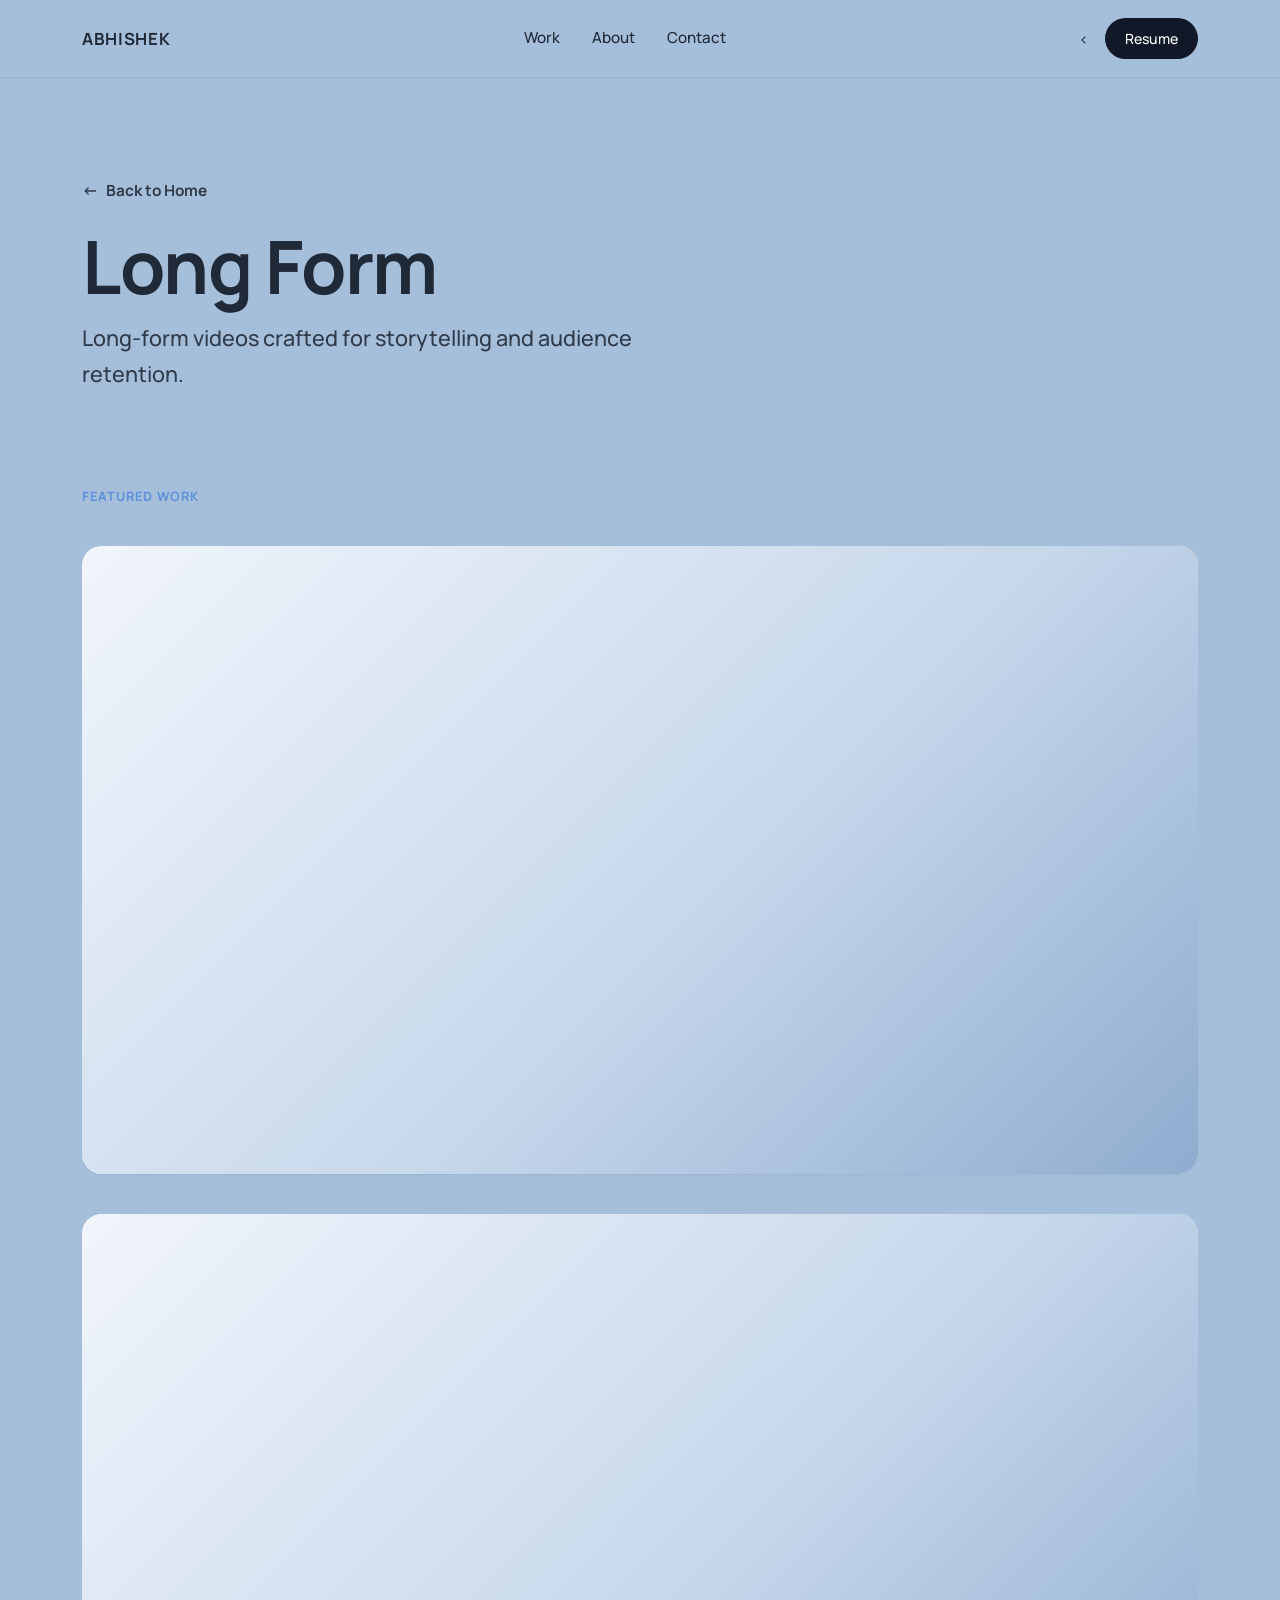
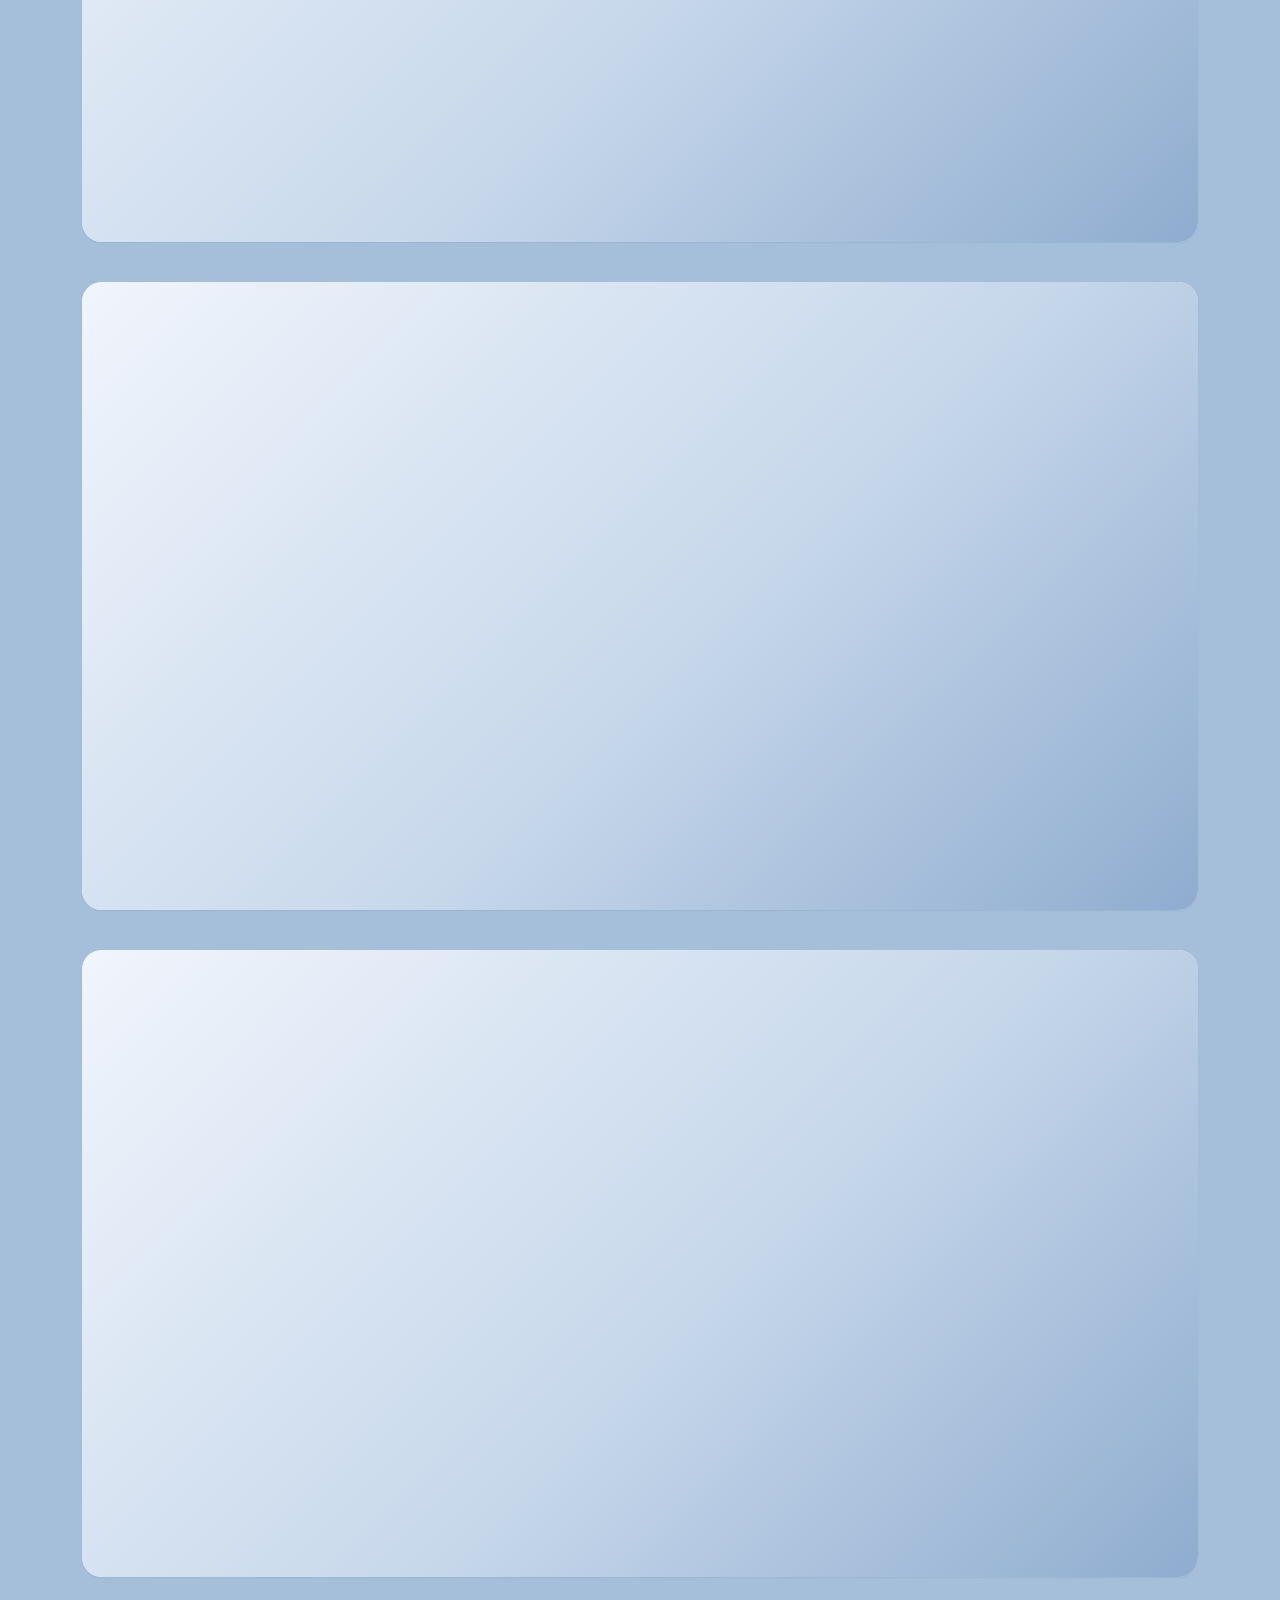
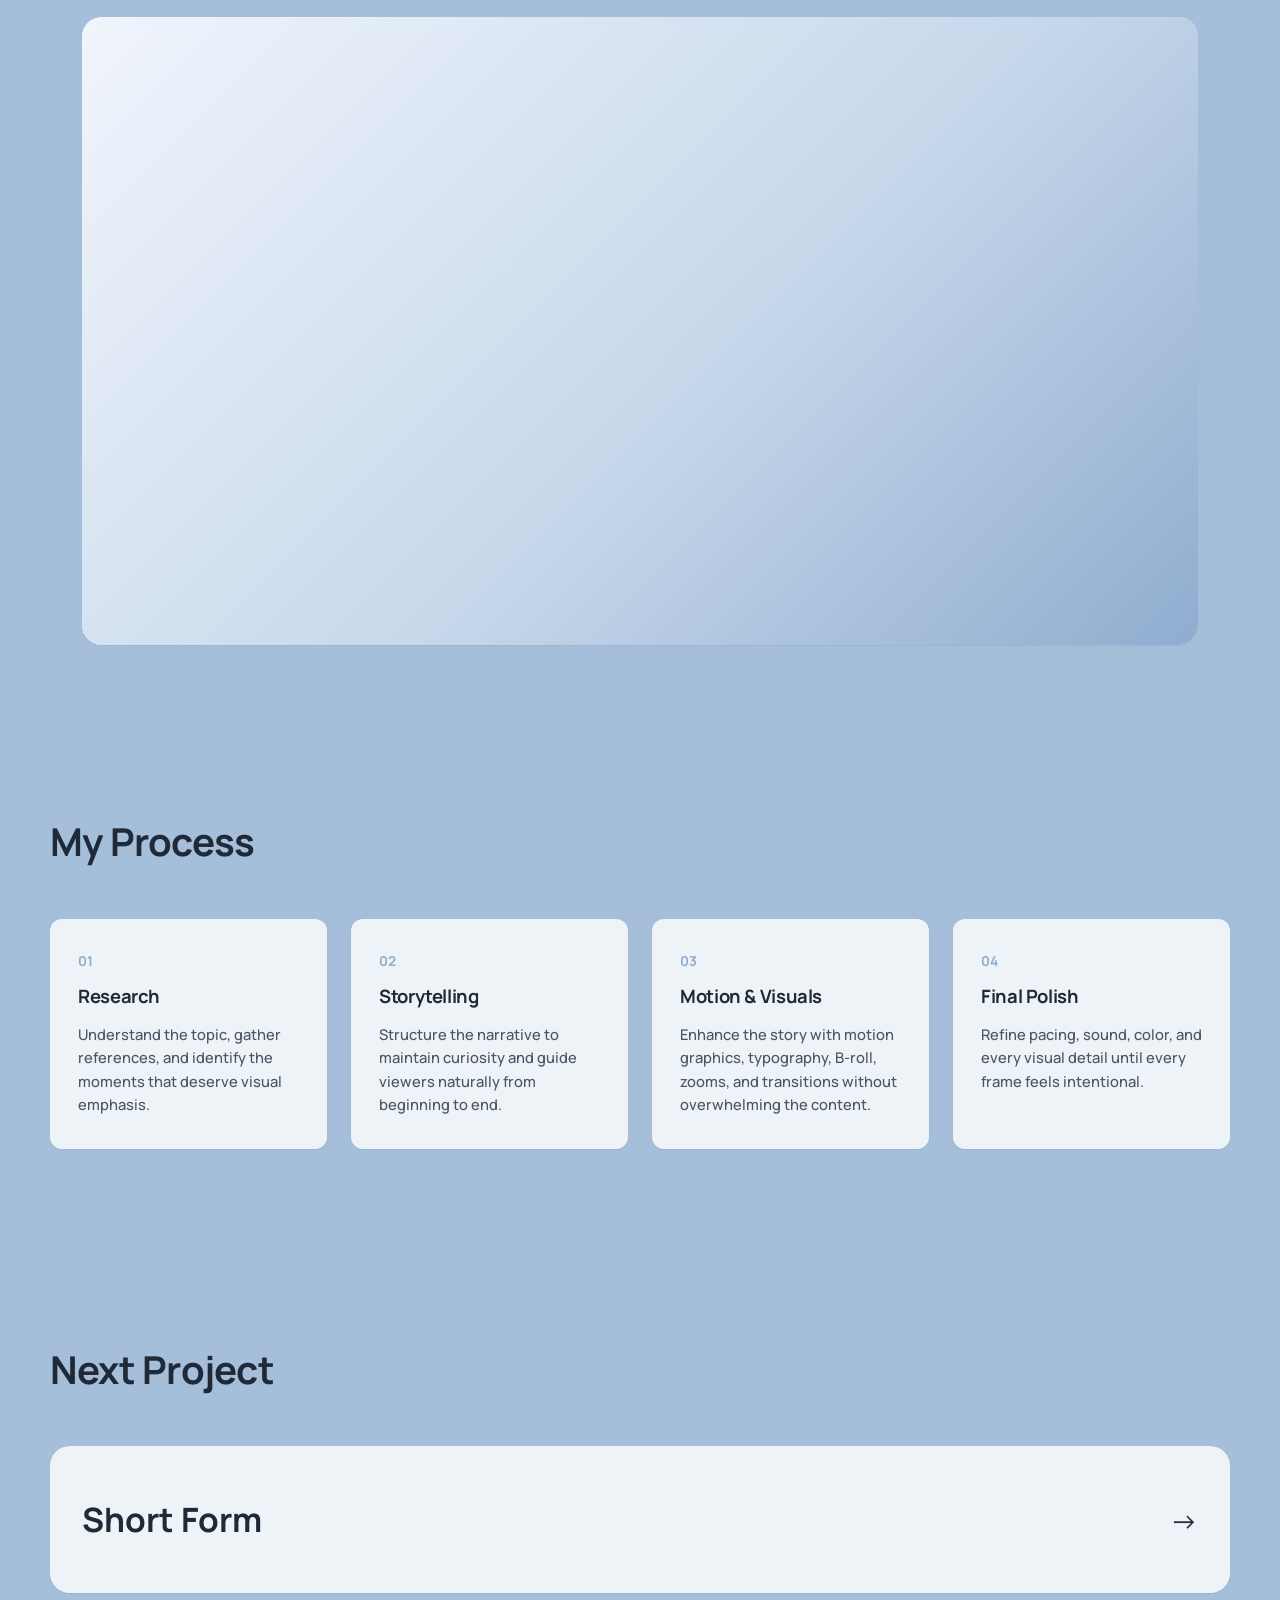
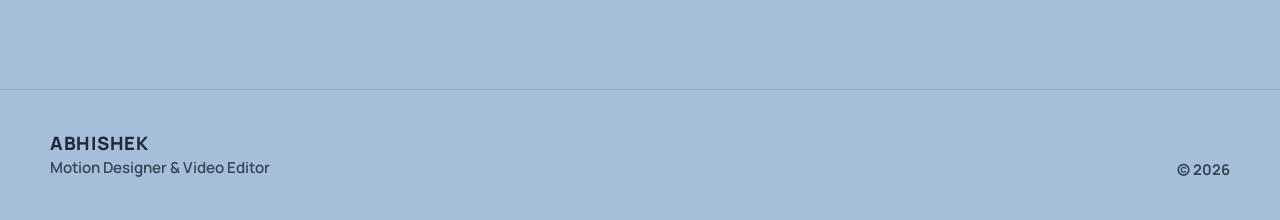
<file: longform/index.html>
<!DOCTYPE html>
<html lang="en">
<head>
  <meta charset="UTF-8">
  <meta name="viewport" content="width=device-width, initial-scale=1.0">
  <title>Long Form — Abhishek</title>
  <meta name="description" content="Long Form — a collage animation project by Abhishek, Motion Designer & Video Editor.">

  <!-- Google Font: Manrope (400, 500, 700) -->
  <link rel="preconnect" href="https://fonts.googleapis.com">
  <link rel="preconnect" href="https://fonts.gstatic.com" crossorigin>
  <link href="https://fonts.googleapis.com/css2?family=Manrope:wght@400;500;700&display=swap" rel="stylesheet">

  <link rel="stylesheet" href="style.css">
</head>
<body>

  <!-- ============ NAVIGATION (same as homepage) ============ -->
  <header class="nav" id="nav">
    <div class="nav__inner">
      <a href="../index.html" class="nav__logo">ABHISHEK</a>

      <nav class="nav__links" id="nav-links">
        <a href="../index.html#work">Work</a>
        <a href="../index.html#about">About</a>
        <a href="../index.html#contact">Contact</a>
      </nav>

      <div class="nav__actions">
        <<a href="../assets/Abhishek_Verma_Resume.pdf"
   target="_blank"
   rel="noopener"
   class="btn btn--primary nav__resume">
   Resume
</a>
        <button class="nav__toggle" id="nav-toggle" aria-label="Open menu" aria-expanded="false" aria-controls="nav-links">
          <span></span>
          <span></span>
          <span></span>
        </button>
      </div>
    </div>
  </header>

  <main id="top">

    <!-- ============ PROJECT HERO ============ -->
    <section class="project-hero" aria-label="Project introduction">
      <a href="../index.html" class="back-link reveal">
        <span class="back-link__arrow" aria-hidden="true">&#8592;</span>
        Back to Home
      </a>
      <h1 class="project-hero__heading reveal">Long Form</h1>
      <p class="project-hero__subtitle reveal">Long-form videos crafted for storytelling and audience retention.</p>
    </section>

<!-- ============ VIDEO SHOWCASE ============ -->
<section class="video-section" aria-label="Video showcase">

  <span class="video-section__label reveal">Featured Work</span>

  <!-- Finance -->
  <div class="video-card reveal">
    <div class="video-card__frame">
      <iframe
        src="https://www.youtube.com/embed/4Pm2dsp4k_E?rel=0"
        title="Finance Long Form Video"
        allow="accelerometer; autoplay; clipboard-write; encrypted-media; gyroscope; picture-in-picture; web-share"
        allowfullscreen>
      </iframe>
    </div>
  </div>

  <!-- Tech -->
  <div class="video-card reveal">
    <div class="video-card__frame">
      <iframe
        src="https://www.youtube.com/embed/DwuI9oZ9M9E?rel=0"
        title="Tech Long Form Video"
        allow="accelerometer; autoplay; clipboard-write; encrypted-media; gyroscope; picture-in-picture; web-share"
        allowfullscreen>
      </iframe>
    </div>
  </div>

  <!-- Automotive -->
  <div class="video-card reveal">
    <div class="video-card__frame">
      <iframe
        src="https://www.youtube.com/embed/TFDL1gbwbcU?rel=0"
        title="Automotive Long Form Video"
        allow="accelerometer; autoplay; clipboard-write; encrypted-media; gyroscope; picture-in-picture; web-share"
        allowfullscreen>
      </iframe>
    </div>
  </div>

    <!-- Travel-vlogger -->
  <div class="video-card reveal">
    <div class="video-card__frame">
      <iframe
        src="https://www.youtube.com/embed/LDppk_ytJnk"
        title="Tourism & Travel Vlog"
        allow="accelerometer; autoplay; clipboard-write; encrypted-media; gyroscope; picture-in-picture; web-share"
        allowfullscreen>
      </iframe>
    </div>
  </div>

   <!-- vox style -->
  <div class="video-card reveal">
    <div class="video-card__frame">
      <iframe
        src="https://www.youtube.com/embed/ObU2n8TMq60?rel=0"
        title="Tourism & Travel Vlog"
        allow="accelerometer; autoplay; clipboard-write; encrypted-media; gyroscope; picture-in-picture; web-share"
        allowfullscreen>
      </iframe>
    </div>
  </div>

</section>

   

    <!-- ============ PROJECT DETAILS ============ -->
     <!--
    <section class="details" aria-label="Project details">
      <div class="section-head reveal">
        <h2>Project Details</h2>
      </div>

      <div class="details-grid reveal">
        <div class="details-item">
          <span class="details-item__label">Role</span>
          <span class="details-item__value">Motion Designer &amp; Video Editor</span>
        </div>

        <div class="details-item">
          <span class="details-item__label">Software</span>
          <span class="details-item__value">After Effects, Premiere Pro, Photoshop</span>
        </div>

        <div class="details-item">
          <span class="details-item__label">Project Type</span>
          <span class="details-item__value">Collage Animation</span>
        </div>

        <div class="details-item">
          <span class="details-item__label">Status</span>
          <span class="details-item__value">Personal Project</span>
        </div>
      </div>
    </section>
    -->


    <!-- ============ MY PROCESS ============ -->
    <section class="process" aria-label="My process">
      <div class="section-head reveal">
        <h2>My Process</h2>
      </div>

      <div class="process__grid">
        <div class="process-card reveal">
          <span class="process-card__index">01</span>
          <h3>Research</h3>
          <p>Understand the topic, gather references, and identify the moments that deserve visual emphasis.</p>
        </div>

        <div class="process-card reveal">
          <span class="process-card__index">02</span>
          <h3>Storytelling</h3>
          <p>Structure the narrative to maintain curiosity and guide viewers naturally from beginning to end.</p>
        </div>

        <div class="process-card reveal">
          <span class="process-card__index">03</span>
          <h3>Motion & Visuals</h3>
          <p>Enhance the story with motion graphics, typography, B-roll, zooms, and transitions without overwhelming the content.</p>
        </div>

        <div class="process-card reveal">
          <span class="process-card__index">04</span>
          <h3>Final Polish</h3>
          <p>Refine pacing, sound, color, and every visual detail until every frame feels intentional.</p>
        </div>
      </div>
    </section>

    <!-- ============ NEXT PROJECT ============ -->
    <section class="next-project" aria-label="Next project">
      <div class="section-head reveal">
        <h2>Next Project</h2>
      </div>

      <a href="../reels/" class="next-project-card reveal">
        <span class="next-project-card__title">Short Form</span>
        <span class="next-project-card__arrow" aria-hidden="true">&#8594;</span>
      </a>
    </section>

  </main>

  <!-- ============ FOOTER (same as homepage) ============ -->
  <footer class="footer">
    <div class="footer__inner">
      <div>
        <p class="footer__name">ABHISHEK</p>
        <p class="footer__role">Motion Designer &amp; Video Editor</p>
      </div>
      <p class="footer__copy">&copy; 2026</p>
    </div>
  </footer>

  <script src="script.js"></script>
</body>
</html>
</file>
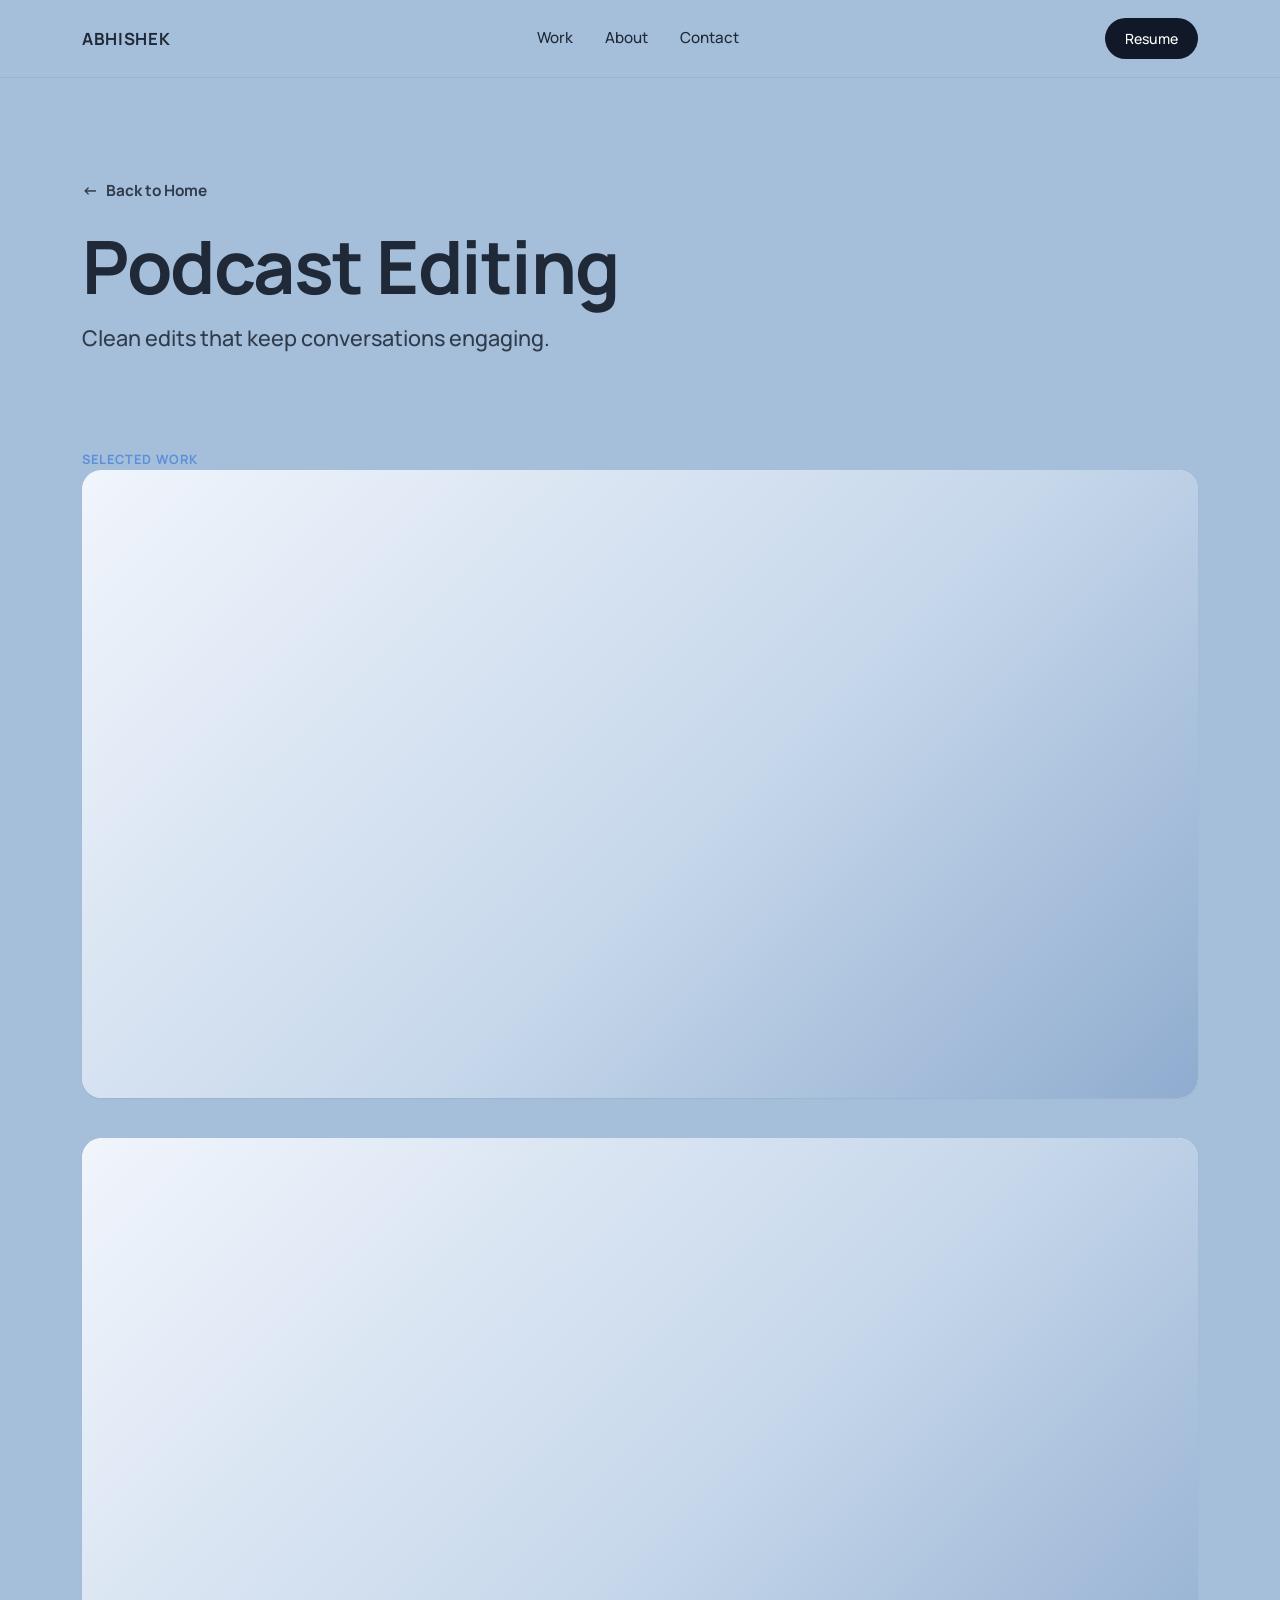
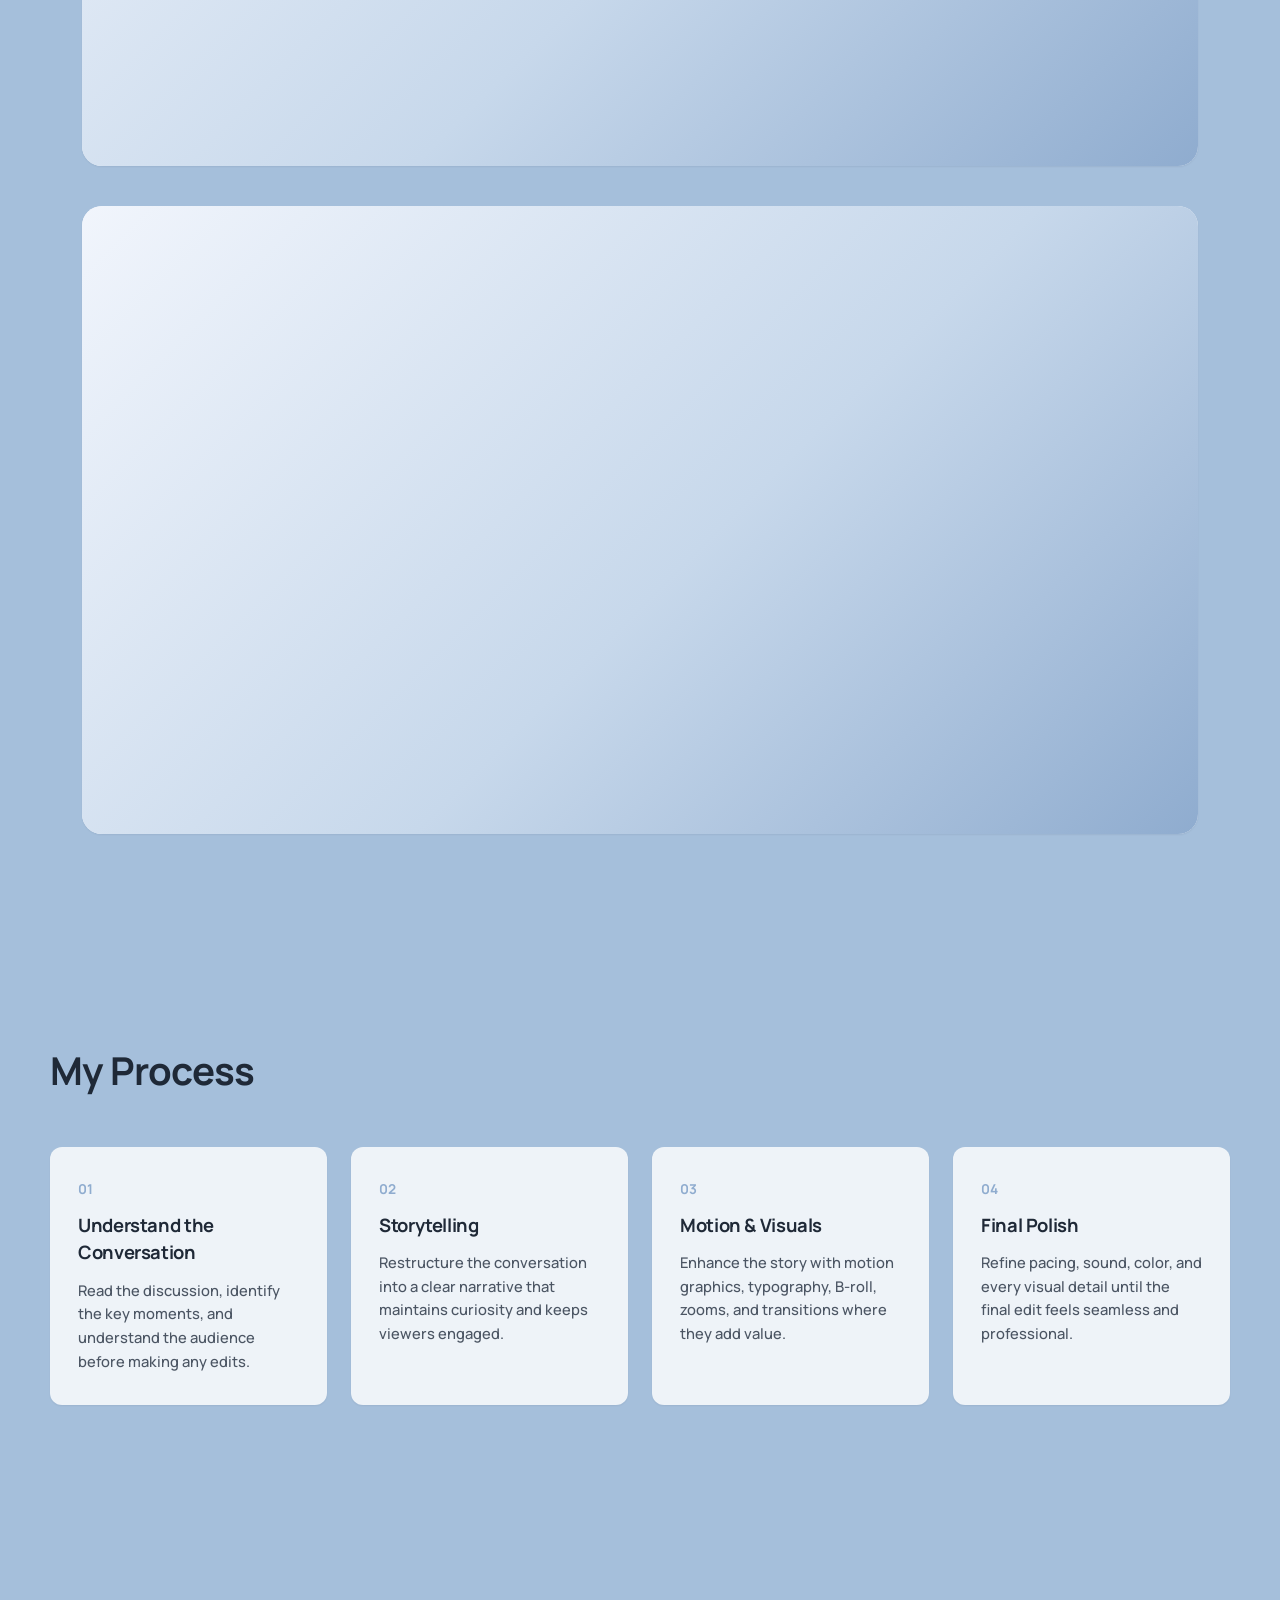
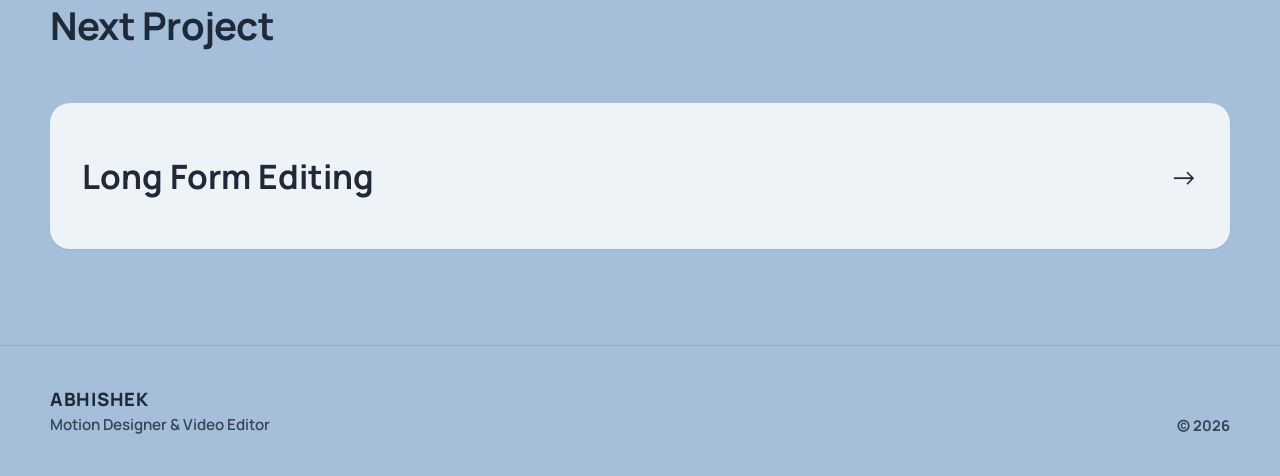
<file: podcast/index.html>
<!DOCTYPE html>
<html lang="en">
<head>
  <meta charset="UTF-8">
  <meta name="viewport" content="width=device-width, initial-scale=1.0">
  <title>Podcast Editing  — Abhishek</title>
  <meta name="description" content="Podcast Editing — a collage animation project by Abhishek, Motion Designer & Video Editor.">

  <!-- Google Font: Manrope (400, 500, 700) -->
  <link rel="preconnect" href="https://fonts.googleapis.com">
  <link rel="preconnect" href="https://fonts.gstatic.com" crossorigin>
  <link href="https://fonts.googleapis.com/css2?family=Manrope:wght@400;500;700&display=swap" rel="stylesheet">

  <link rel="stylesheet" href="style.css">
</head>
<body>

  <!-- ============ NAVIGATION (same as homepage) ============ -->
  <header class="nav" id="nav">
    <div class="nav__inner">
      <a href="../index.html" class="nav__logo">ABHISHEK</a>

      <nav class="nav__links" id="nav-links">
        <a href="../index.html#work">Work</a>
        <a href="../index.html#about">About</a>
        <a href="../index.html#contact">Contact</a>
      </nav>

      <div class="nav__actions">
        <a href="../assets/Abhishek_Verma_Resume.pdf"
   target="_blank"
   rel="noopener"
   class="btn btn--primary nav__resume">
   Resume
</a>
        <button class="nav__toggle" id="nav-toggle" aria-label="Open menu" aria-expanded="false" aria-controls="nav-links">
          <span></span>
          <span></span>
          <span></span>
        </button>
      </div>
    </div>
  </header>

  <main id="top">

    <!-- ============ PROJECT HERO ============ -->
    <section class="project-hero" aria-label="Project introduction">
      <a href="../index.html" class="back-link reveal">
        <span class="back-link__arrow" aria-hidden="true">&#8592;</span>
        Back to Home
      </a>
      <h1 class="project-hero__heading reveal">Podcast Editing</h1>
      <p class="project-hero__subtitle reveal">Clean edits that keep conversations engaging.</p>
    </section>

<!-- ============ VIDEO SHOWCASE ============ -->
<section class="video-section" aria-label="Video showcase">

  <span class="video-section__label reveal">Selected Work</span>

  

    <!-- Video 1 -->
    <div class="video-card reveal">
      <div class="video-card__frame">
        <iframe
          src="https://www.youtube.com/embed/LT4YZk8CMak?rel=0"
          title="Podcast Editing Video 1"
          allow="accelerometer; autoplay; clipboard-write; encrypted-media; gyroscope; picture-in-picture; web-share"
          allowfullscreen>
        </iframe>
      </div>
    </div>

    <!-- Video 2 -->
    <div class="video-card reveal">
      <div class="video-card__frame">
        <iframe
          src="https://www.youtube.com/embed/oEp_-F_G_OU?rel=0"
          title="Podcast Editing Video 2"
          allow="accelerometer; autoplay; clipboard-write; encrypted-media; gyroscope; picture-in-picture; web-share"
          allowfullscreen>
        </iframe>
      </div>
    </div>
        <!-- Video 3 -->
    <div class="video-card reveal">
      <div class="video-card__frame">
        <iframe
          src="https://www.youtube.com/embed/sTtuog0fOCg?rel=0"
          title="Podcast Editing Video 3"
          allow="accelerometer; autoplay; clipboard-write; encrypted-media; gyroscope; picture-in-picture; web-share"
          allowfullscreen>
        </iframe>
      </div>
    </div>



  
</section>

   
 
    <!-- ============ PROJECT DETAILS ============ -->
     <!--
    <section class="details" aria-label="Project details">
      <div class="section-head reveal">
        <h2>Project Details</h2>
      </div>

      <div class="details-grid reveal">
        <div class="details-item">
          <span class="details-item__label">Role</span>
          <span class="details-item__value">Motion Designer &amp; Video Editor</span>
        </div>

        <div class="details-item">
          <span class="details-item__label">Software</span>
          <span class="details-item__value">After Effects, Premiere Pro, Photoshop</span>
        </div>

        <div class="details-item">
          <span class="details-item__label">Project Type</span>
          <span class="details-item__value">Collage Animation</span>
        </div>

        <div class="details-item">
          <span class="details-item__label">Status</span>
          <span class="details-item__value">Personal Project</span>
        </div>
      </div>
    </section>
    -->
     

    <!-- ============ MY PROCESS ============ -->
    <section class="process" aria-label="My process">
      <div class="section-head reveal">
        <h2>My Process</h2>
      </div>

      <div class="process__grid">
        <div class="process-card reveal">
          <span class="process-card__index">01</span>
          <h3>Understand the Conversation</h3>
          <p>Read the discussion, identify the key moments, and understand the audience before making any edits.</p>
        </div>

        <div class="process-card reveal">
          <span class="process-card__index">02</span>
          <h3>Storytelling</h3>
          <p>Restructure the conversation into a clear narrative that maintains curiosity and keeps viewers engaged.</p>
        </div>

        <div class="process-card reveal">
          <span class="process-card__index">03</span>
          <h3>Motion & Visuals</h3>
          <p>Enhance the story with motion graphics, typography, B-roll, zooms, and transitions where they add value.</p>
        </div>

        <div class="process-card reveal">
          <span class="process-card__index">04</span>
          <h3>Final Polish</h3>
          <p>Refine pacing, sound, color, and every visual detail until the final edit feels seamless and professional.</p>
        </div>
      </div>
    </section>

    <!-- ============ NEXT PROJECT ============ -->
    <section class="next-project" aria-label="Next project">
      <div class="section-head reveal">
        <h2>Next Project</h2>
      </div>

      <a href="../longform/" class="next-project-card reveal">
        <span class="next-project-card__title">Long Form Editing</span>
        <span class="next-project-card__arrow" aria-hidden="true">&#8594;</span>
      </a>
    </section>

  </main>

  <!-- ============ FOOTER (same as homepage) ============ -->
  <footer class="footer">
    <div class="footer__inner">
      <div>
        <p class="footer__name">ABHISHEK</p>
        <p class="footer__role">Motion Designer &amp; Video Editor</p>
      </div>
      <p class="footer__copy">&copy; 2026</p>
    </div>
  </footer>

  <script src="script.js"></script>
</body>
</html>
</file>
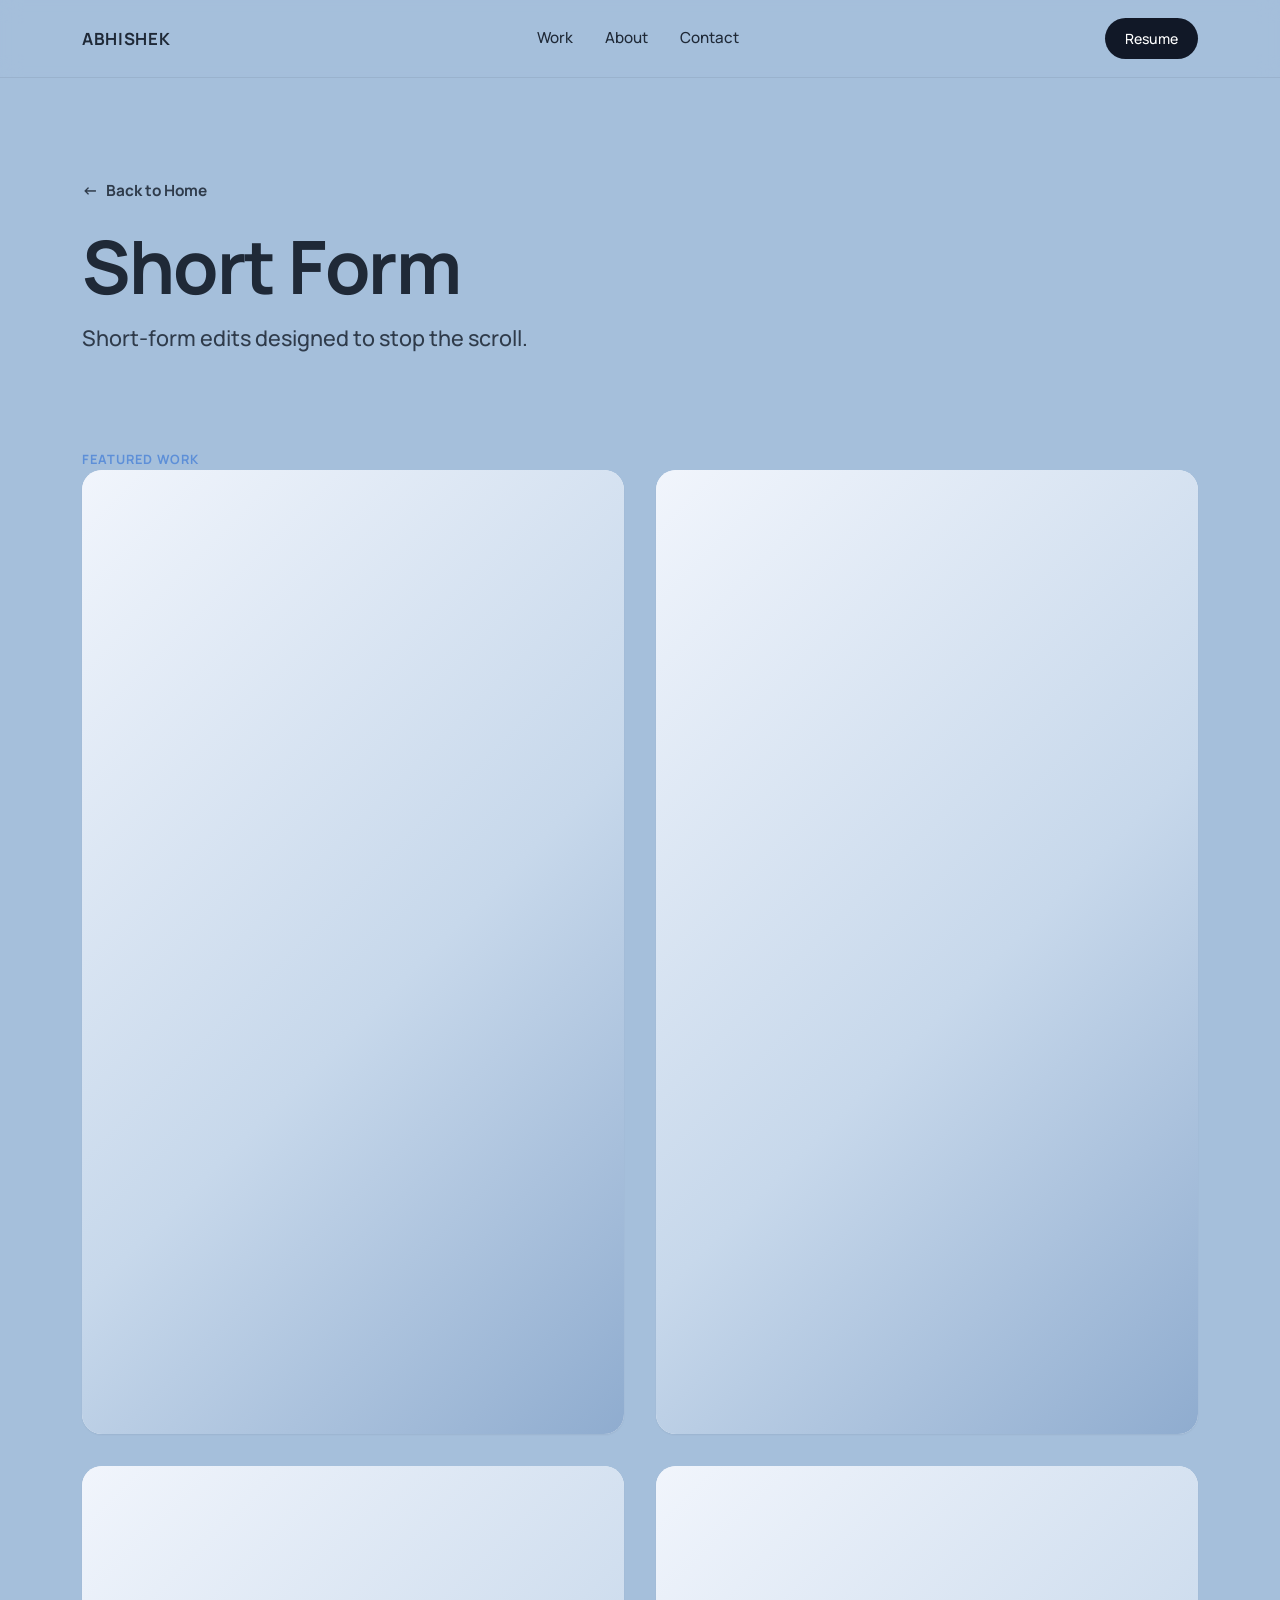
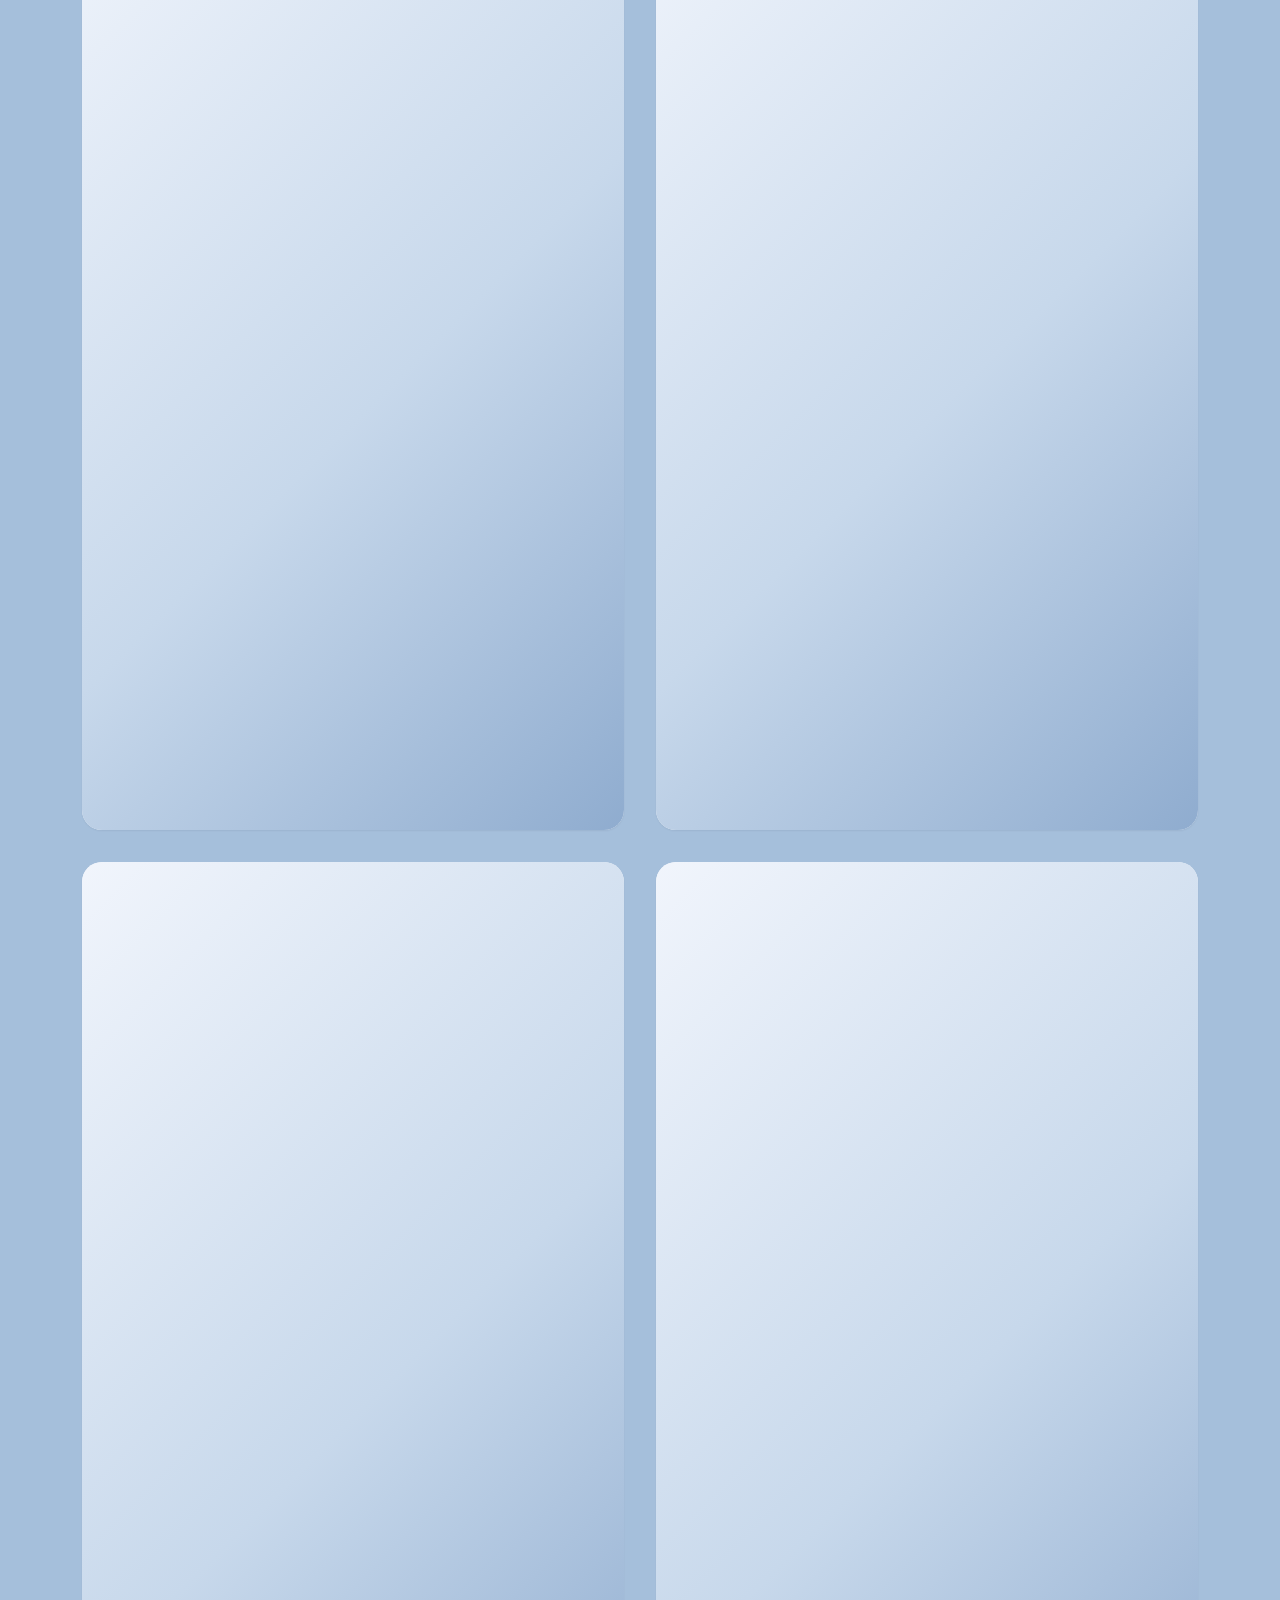
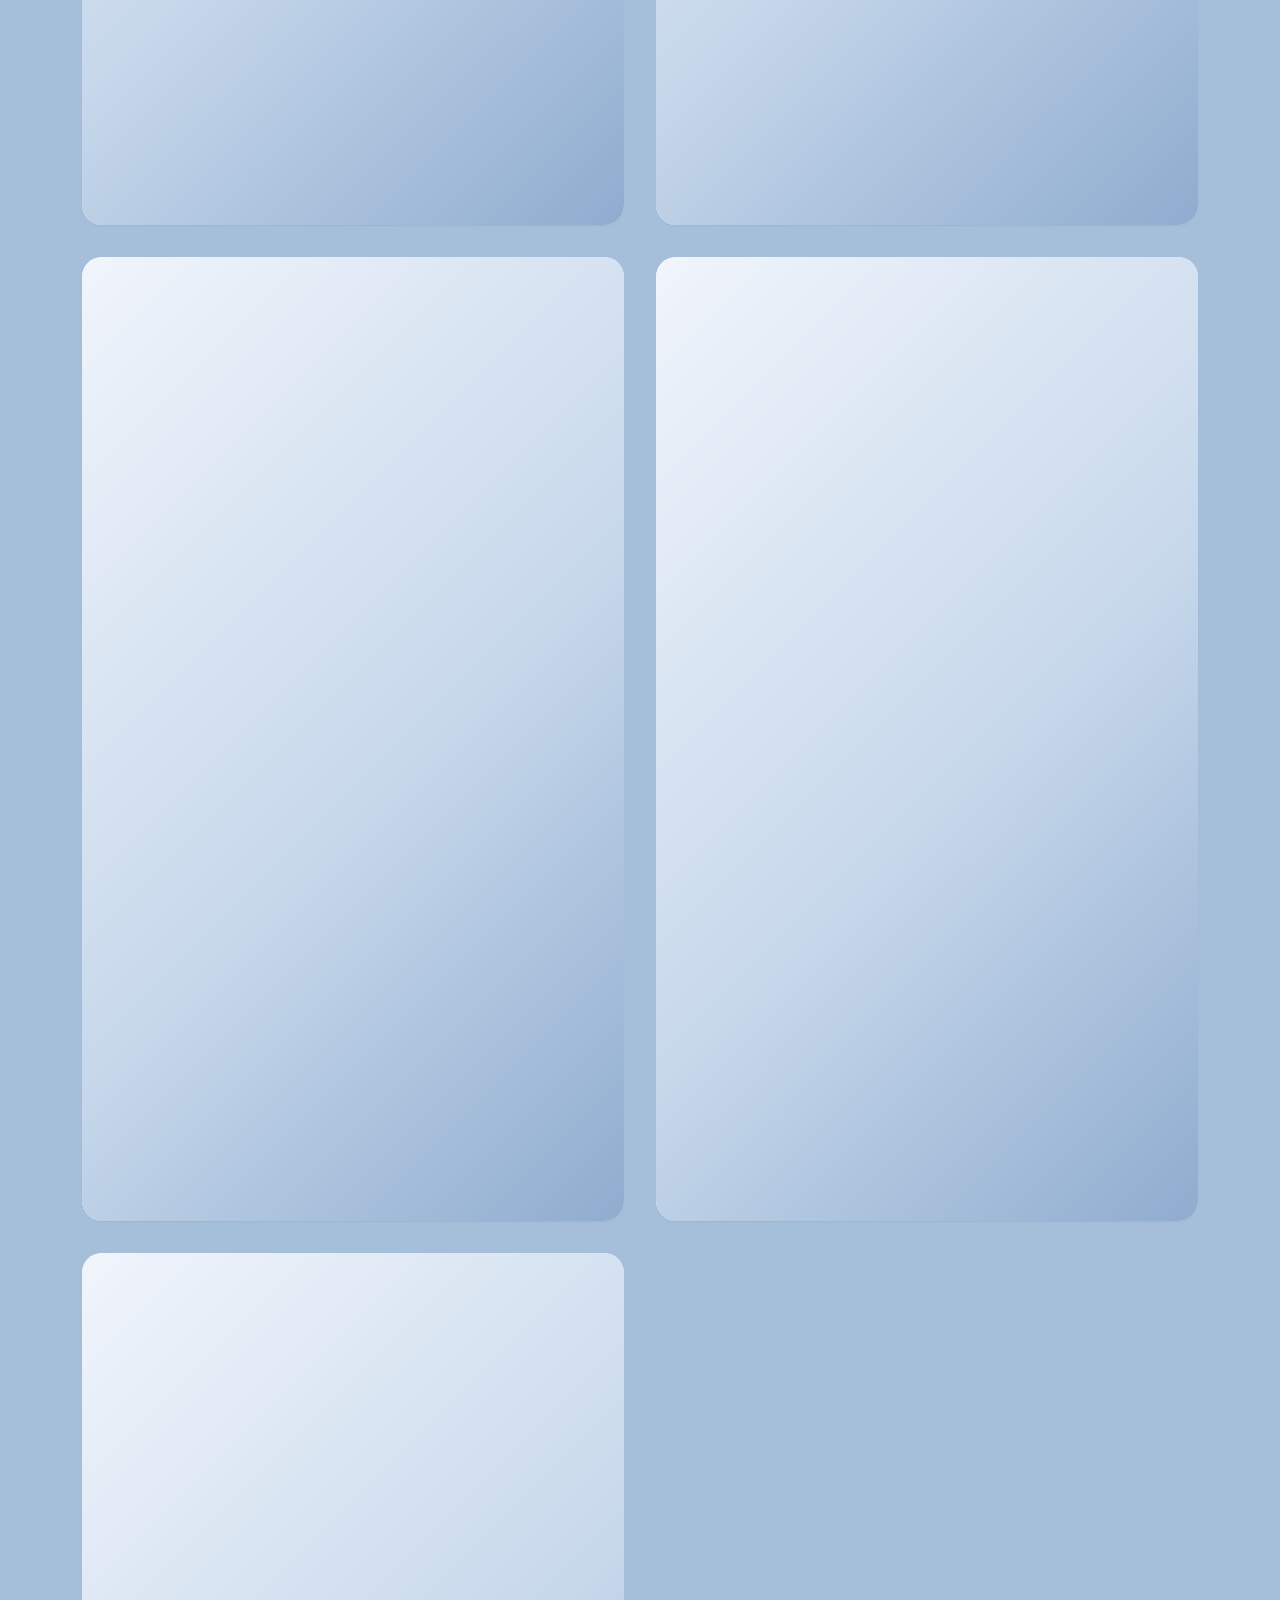
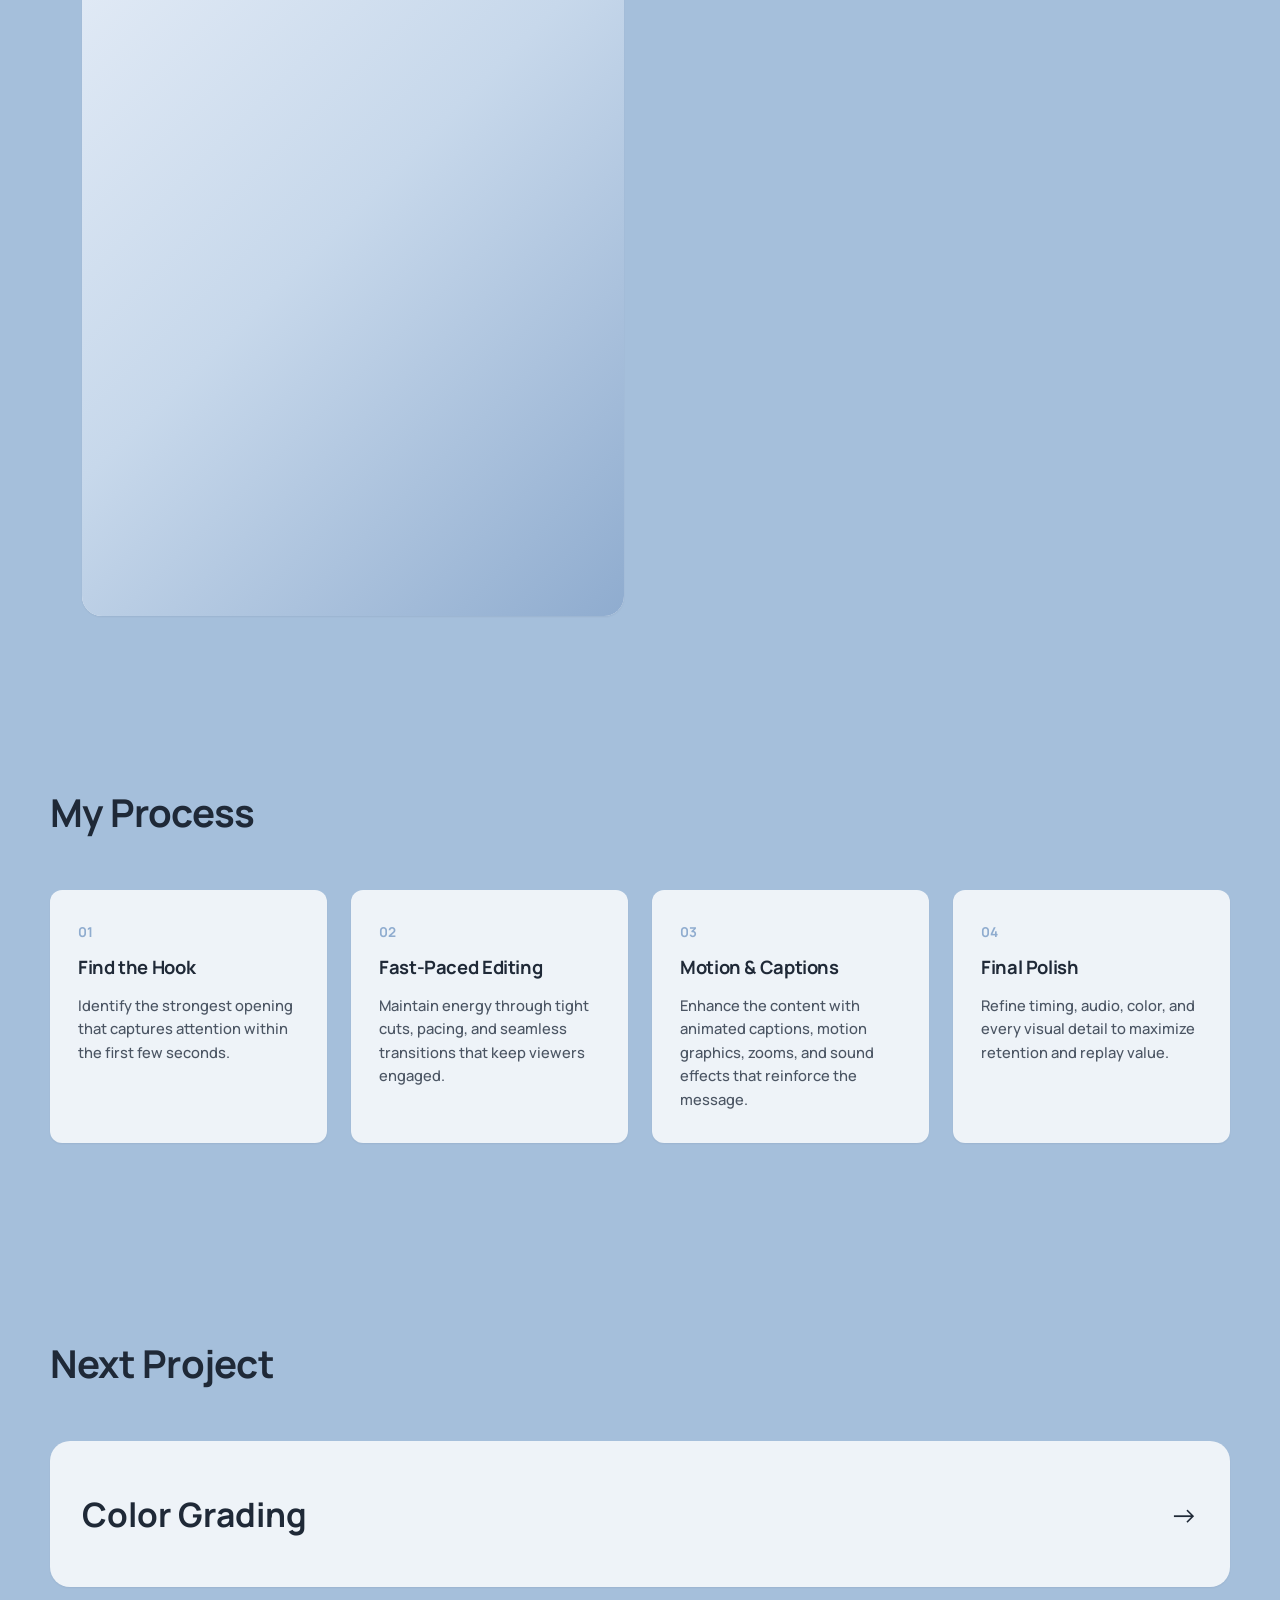
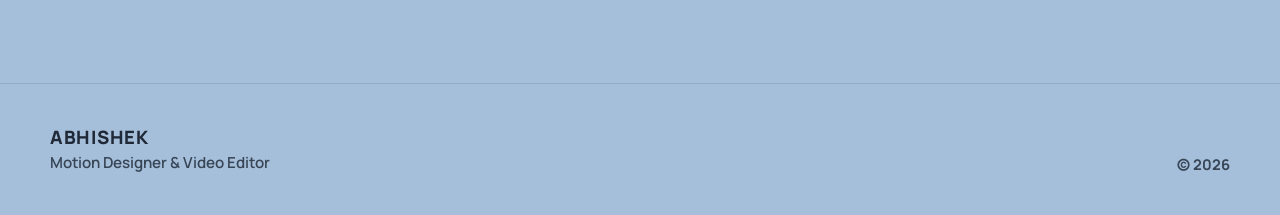
<file: reels/index.html>
<!DOCTYPE html>
<html lang="en">
<head>
  <meta charset="UTF-8">
  <meta name="viewport" content="width=device-width, initial-scale=1.0">
  <title>Short Form — Abhishek</title>
  <meta name="description" content="Reels — a collage animation project by Abhishek, Motion Designer & Video Editor.">

  <!-- Google Font: Manrope (400, 500, 700) -->
  <link rel="preconnect" href="https://fonts.googleapis.com">
  <link rel="preconnect" href="https://fonts.gstatic.com" crossorigin>
  <link href="https://fonts.googleapis.com/css2?family=Manrope:wght@400;500;700&display=swap" rel="stylesheet">

  <link rel="stylesheet" href="style.css">
</head>
<body>

  <!-- ============ NAVIGATION (same as homepage) ============ -->
  <header class="nav" id="nav">
    <div class="nav__inner">
      <a href="../index.html" class="nav__logo">ABHISHEK</a>

      <nav class="nav__links" id="nav-links">
        <a href="../index.html#work">Work</a>
        <a href="../index.html#about">About</a>
        <a href="../index.html#contact">Contact</a>
      </nav>

      <div class="nav__actions">
       <a href="../assets/Abhishek_Verma_Resume.pdf"
   target="_blank"
   rel="noopener"
   class="btn btn--primary nav__resume">
   Resume
</a>
        <button class="nav__toggle" id="nav-toggle" aria-label="Open menu" aria-expanded="false" aria-controls="nav-links">
          <span></span>
          <span></span>
          <span></span>
        </button>
      </div>
    </div>
  </header>

  <main id="top">

    <!-- ============ PROJECT HERO ============ -->
    <section class="project-hero" aria-label="Project introduction">
      <a href="../index.html" class="back-link reveal">
        <span class="back-link__arrow" aria-hidden="true">&#8592;</span>
        Back to Home
      </a>
      <h1 class="project-hero__heading reveal">Short Form</h1>
      <p class="project-hero__subtitle reveal">Short-form edits designed to stop the scroll.</p>
    </section>

<!-- ============ VIDEO SHOWCASE ============ -->
<section class="video-section" aria-label="Video showcase">

  <span class="video-section__label reveal">Featured Work</span>

  <div class="video-grid">

    
        <!-- Reel  -->
    <div class="video-card reveal">
      <div class="video-card__frame">
        <iframe
          src="https://www.youtube.com/embed/07WFOb0kKdE?rel=0"
          title="Reel 1"
          allow="accelerometer; autoplay; clipboard-write; encrypted-media; gyroscope; picture-in-picture; web-share"
          allowfullscreen>
        </iframe>
      </div>
    </div>

        <!-- Reel  -->
    <div class="video-card reveal">
      <div class="video-card__frame">
        <iframe
          src="https://www.youtube.com/embed/OWKLZYLGMac?rel=0"
          title="Reel 1"
          allow="accelerometer; autoplay; clipboard-write; encrypted-media; gyroscope; picture-in-picture; web-share"
          allowfullscreen>
        </iframe>
      </div>
    </div>


<!-- Reel  -->
    <div class="video-card reveal">
      <div class="video-card__frame">
        <iframe
          src="https://www.youtube.com/embed/KfeoiLhybtc?rel=0"
          title="Reel 1"
          allow="accelerometer; autoplay; clipboard-write; encrypted-media; gyroscope; picture-in-picture; web-share"
          allowfullscreen>
        </iframe>
      </div>
    </div>


    <!-- Reel 1 -->
    <div class="video-card reveal">
      <div class="video-card__frame">
        <iframe
          src="https://www.youtube.com/embed/1mvdp7ZG3OI?rel=0"
          title="Reel 1"
          allow="accelerometer; autoplay; clipboard-write; encrypted-media; gyroscope; picture-in-picture; web-share"
          allowfullscreen>
        </iframe>
      </div>
    </div>

    <!-- Reel 2 -->
    <div class="video-card reveal">
      <div class="video-card__frame">
        <iframe
          src="https://www.youtube.com/embed/H3TkICVFIVU?rel=0"
          title="Reel 2"
          allow="accelerometer; autoplay; clipboard-write; encrypted-media; gyroscope; picture-in-picture; web-share"
          allowfullscreen>
        </iframe>
      </div>
    </div>

    <!-- Reel 3 -->
    <div class="video-card reveal">
      <div class="video-card__frame">
        <iframe
          src="https://www.youtube.com/embed/gq0Cvk4zca0?rel=0"
          title="Reel 3"
          allow="accelerometer; autoplay; clipboard-write; encrypted-media; gyroscope; picture-in-picture; web-share"
          allowfullscreen>
        </iframe>
      </div>
    </div>

    <!-- Reel 4 -->
    <div class="video-card reveal">
      <div class="video-card__frame">
        <iframe
          src="https://www.youtube.com/embed/qNEulQMFYJg?rel=0"
          title="Reel 4"
          allow="accelerometer; autoplay; clipboard-write; encrypted-media; gyroscope; picture-in-picture; web-share"
          allowfullscreen>
        </iframe>
      </div>
    </div>

    <!-- Reel 5 -->
    <div class="video-card reveal">
      <div class="video-card__frame">
        <iframe
          src="https://www.youtube.com/embed/0fsEcg7lspE?rel=0"
          title="Reel 5"
          allow="accelerometer; autoplay; clipboard-write; encrypted-media; gyroscope; picture-in-picture; web-share"
          allowfullscreen>
        </iframe>
      </div>
    </div>

    <!-- Reel 6 -->
    <div class="video-card reveal">
      <div class="video-card__frame">
        <iframe
          src="https://www.youtube.com/embed/X9slDDCeAUw?rel=0"
          title="Reel 6"
          allow="accelerometer; autoplay; clipboard-write; encrypted-media; gyroscope; picture-in-picture; web-share"
          allowfullscreen>
        </iframe>
      </div>
    </div>

  </div>

</section>

   

    <!-- ============ PROJECT DETAILS ============ -->
     <!--
    <section class="details" aria-label="Project details">
      <div class="section-head reveal">
        <h2>Project Details</h2>
      </div>

      <div class="details-grid reveal">
        <div class="details-item">
          <span class="details-item__label">Role</span>
          <span class="details-item__value">Motion Designer &amp; Video Editor</span>
        </div>

        <div class="details-item">
          <span class="details-item__label">Software</span>
          <span class="details-item__value">After Effects, Premiere Pro, Photoshop</span>
        </div>

        <div class="details-item">
          <span class="details-item__label">Project Type</span>
          <span class="details-item__value">Collage Animation</span>
        </div>

        <div class="details-item">
          <span class="details-item__label">Status</span>
          <span class="details-item__value">Personal Project</span>
        </div>
      </div>
    </section>
     -->

    <!-- ============ MY PROCESS ============ -->
    <section class="process" aria-label="My process">
      <div class="section-head reveal">
        <h2>My Process</h2>
      </div>

      <div class="process__grid">
        <div class="process-card reveal">
          <span class="process-card__index">01</span>
          <h3>Find the Hook</h3>
          <p>Identify the strongest opening that captures attention within the first few seconds.</p>
        </div>

        <div class="process-card reveal">
          <span class="process-card__index">02</span>
          <h3>Fast-Paced Editing</h3>
          <p>Maintain energy through tight cuts, pacing, and seamless transitions that keep viewers engaged.</p>
        </div>

        <div class="process-card reveal">
          <span class="process-card__index">03</span>
          <h3>Motion & Captions</h3>
          <p>Enhance the content with animated captions, motion graphics, zooms, and sound effects that reinforce the message.</p>
        </div>

        <div class="process-card reveal">
          <span class="process-card__index">04</span>
          <h3>Final Polish</h3>
          <p>Refine timing, audio, color, and every visual detail to maximize retention and replay value.</p>
        </div>
      </div>
    </section>

   
<!-- ============ NEXT PROJECT ============ -->
<section class="next-project" aria-label="Next project">
  <div class="section-head reveal">
    <h2>Next Project</h2>
  </div>

  <a href="../color-grading/" class="next-project-card reveal">
    <span class="next-project-card__title">Color Grading</span>
    <span class="next-project-card__arrow" aria-hidden="true">&#8594;</span>
  </a>
</section>


  </main>

  <!-- ============ FOOTER (same as homepage) ============ -->
  <footer class="footer">
    <div class="footer__inner">
      <div>
        <p class="footer__name">ABHISHEK</p>
        <p class="footer__role">Motion Designer &amp; Video Editor</p>
      </div>
      <p class="footer__copy">&copy; 2026</p>
    </div>
  </footer>

  <script src="script.js"></script>
</body>
</html>
</file>
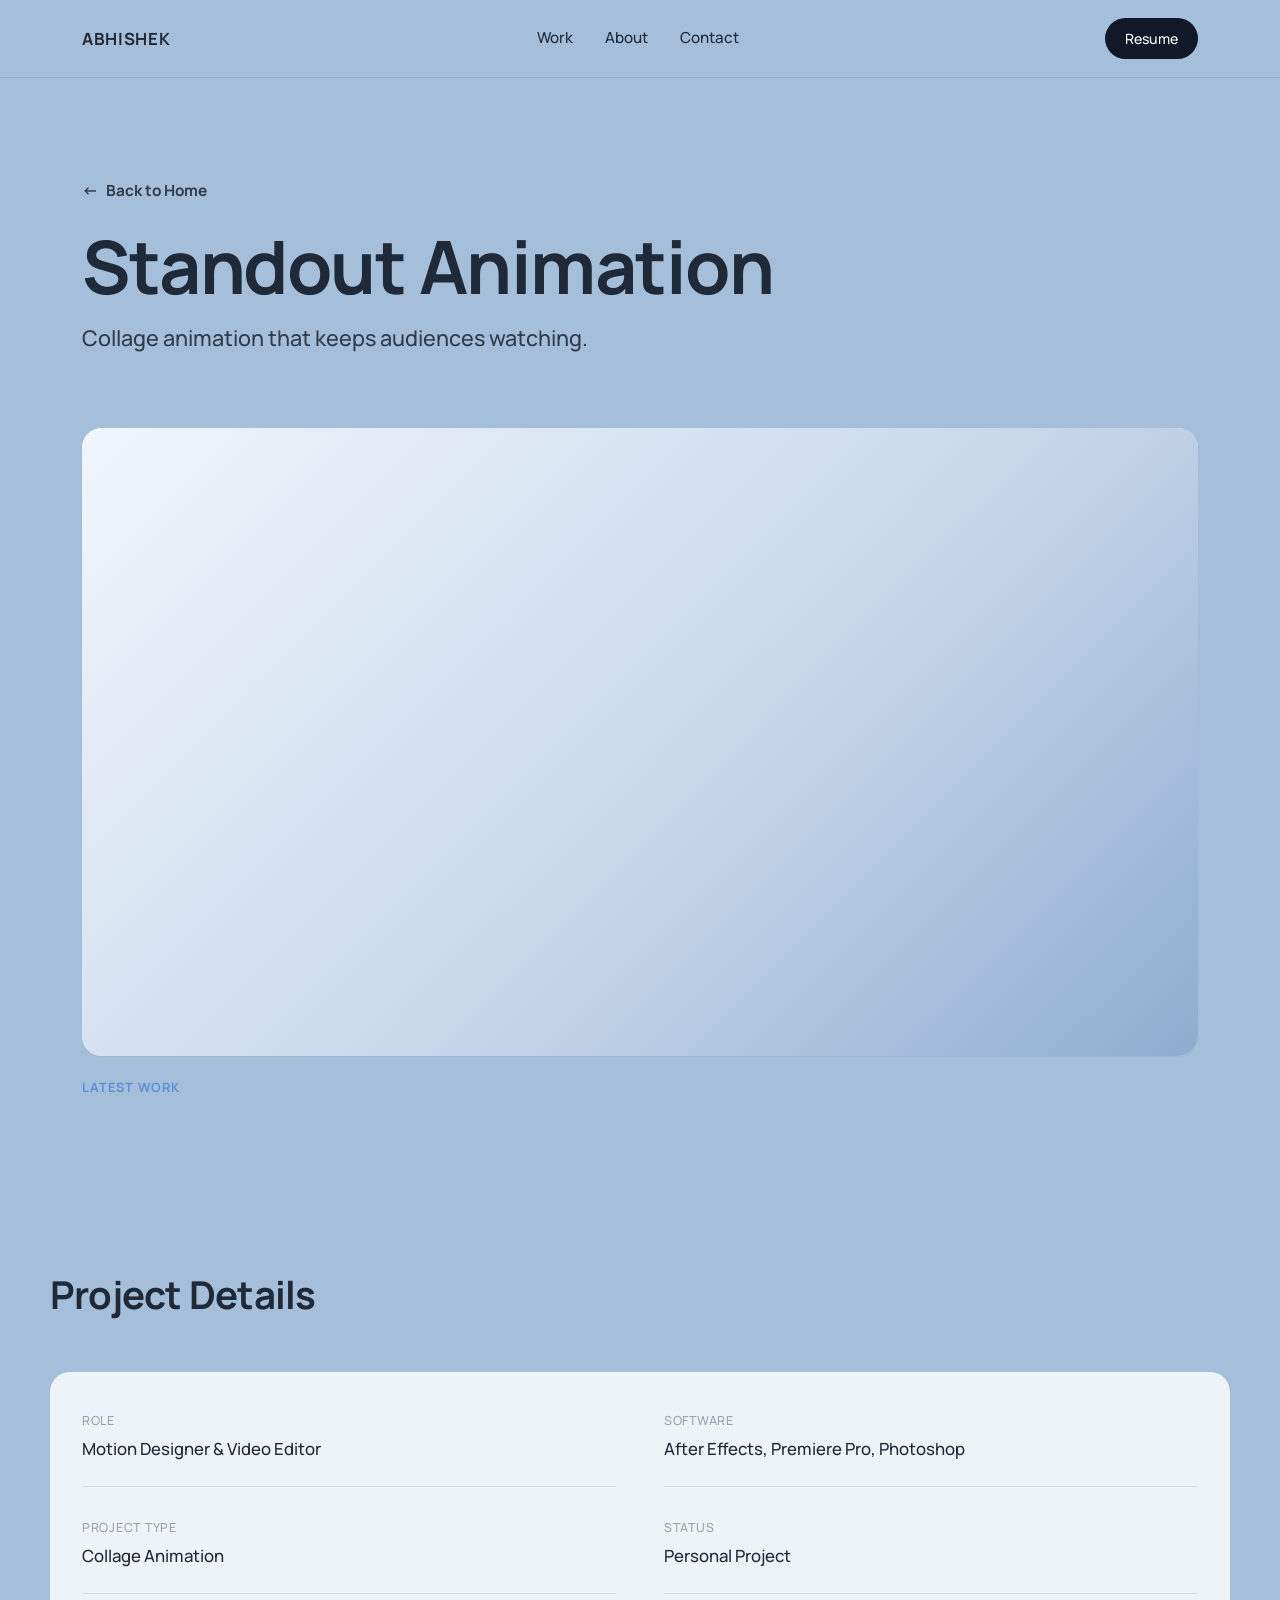
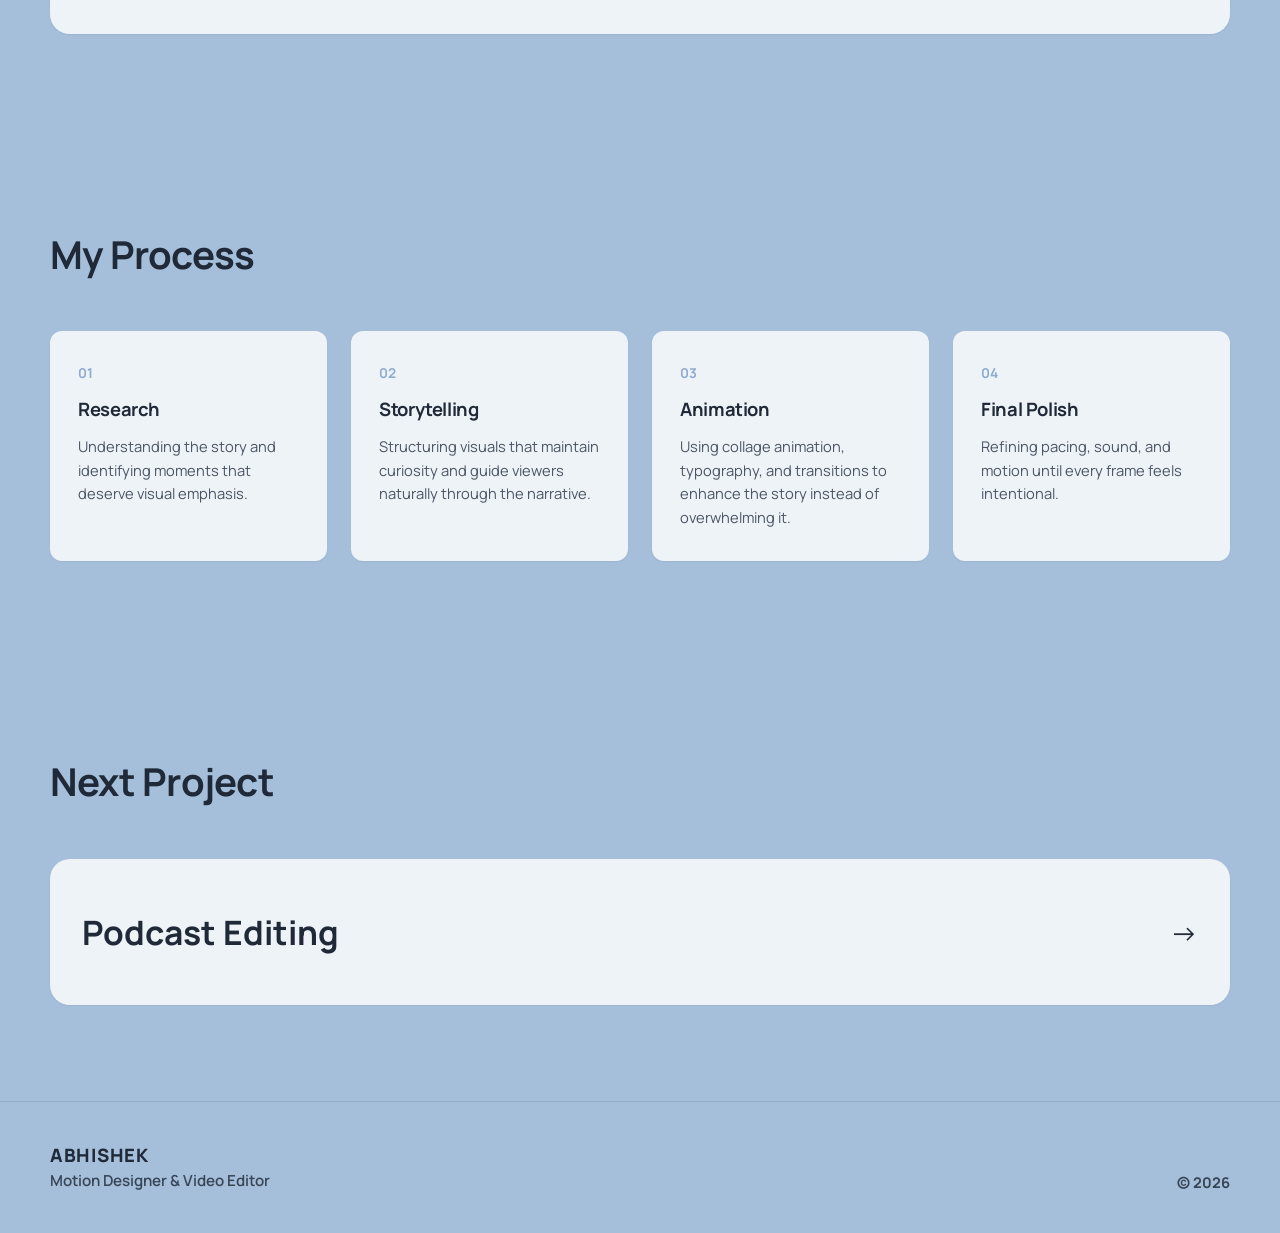
<file: standout/index.html>
<!DOCTYPE html>
<html lang="en">
<head>
  <meta charset="UTF-8">
  <meta name="viewport" content="width=device-width, initial-scale=1.0">
  <title>Standout Animation — Abhishek</title>
  <meta name="description" content="Standout Animation — a collage animation project by Abhishek, Motion Designer & Video Editor.">

  <!-- Google Font: Manrope (400, 500, 700) -->
  <link rel="preconnect" href="https://fonts.googleapis.com">
  <link rel="preconnect" href="https://fonts.gstatic.com" crossorigin>
  <link href="https://fonts.googleapis.com/css2?family=Manrope:wght@400;500;700&display=swap" rel="stylesheet">

  <link rel="stylesheet" href="style.css">
</head>
<body>

  <!-- ============ NAVIGATION (same as homepage) ============ -->
  <header class="nav" id="nav">
    <div class="nav__inner">
      <a href="../index.html" class="nav__logo">ABHISHEK</a>

      <nav class="nav__links" id="nav-links">
        <a href="../index.html#work">Work</a>
        <a href="../index.html#about">About</a>
        <a href="../index.html#contact">Contact</a>
      </nav>

      <div class="nav__actions">
        <a href="../assets/Abhishek_Verma_Resume.pdf"
   target="_blank"
   rel="noopener"
   class="btn btn--primary nav__resume">
   Resume
</a>
        <button class="nav__toggle" id="nav-toggle" aria-label="Open menu" aria-expanded="false" aria-controls="nav-links">
          <span></span>
          <span></span>
          <span></span>
        </button>
      </div>
    </div>
  </header>

  <main id="top">

    <!-- ============ PROJECT HERO ============ -->
    <section class="project-hero" aria-label="Project introduction">
      <a href="../index.html" class="back-link reveal">
        <span class="back-link__arrow" aria-hidden="true">&#8592;</span>
        Back to Home
      </a>
      <h1 class="project-hero__heading reveal">Standout Animation</h1>
      <p class="project-hero__subtitle reveal">Collage animation that keeps audiences watching.</p>
    </section>

    <!-- ============ VIDEO SHOWCASE ============ -->
    <section class="video-section" aria-label="Video showcase">
      <div class="video-card reveal">
        <!-- 16:9 placeholder — swap this inner div for an embedded YouTube/Vimeo iframe later -->
 <div class="video-card__frame">
  <iframe
    src="https://www.youtube.com/embed/07nfVwir2VQ?rel=0"
    title="Standout Animation"
    allow="accelerometer; autoplay; clipboard-write; encrypted-media; gyroscope; picture-in-picture; web-share"
    allowfullscreen>
  </iframe>
</div>
      </div> 
      <span class="video-section__label reveal">Latest Work</span>
    </section>

    

    <!-- ============ PROJECT DETAILS ============ -->
    <section class="details" aria-label="Project details">
      <div class="section-head reveal">
        <h2>Project Details</h2>
      </div>

      <div class="details-grid reveal">
        <div class="details-item">
          <span class="details-item__label">Role</span>
          <span class="details-item__value">Motion Designer &amp; Video Editor</span>
        </div>

        <div class="details-item">
          <span class="details-item__label">Software</span>
          <span class="details-item__value">After Effects, Premiere Pro, Photoshop</span>
        </div>

        <div class="details-item">
          <span class="details-item__label">Project Type</span>
          <span class="details-item__value">Collage Animation</span>
        </div>

        <div class="details-item">
          <span class="details-item__label">Status</span>
          <span class="details-item__value">Personal Project</span>
        </div>
      </div>
    </section>

    <!-- ============ MY PROCESS ============ -->
    <section class="process" aria-label="My process">
      <div class="section-head reveal">
        <h2>My Process</h2>
      </div>

      <div class="process__grid">
        <div class="process-card reveal">
          <span class="process-card__index">01</span>
          <h3>Research</h3>
          <p>Understanding the story and identifying moments that deserve visual emphasis.</p>
        </div>

        <div class="process-card reveal">
          <span class="process-card__index">02</span>
          <h3>Storytelling</h3>
          <p>Structuring visuals that maintain curiosity and guide viewers naturally through the narrative.</p>
        </div>

        <div class="process-card reveal">
          <span class="process-card__index">03</span>
          <h3>Animation</h3>
          <p>Using collage animation, typography, and transitions to enhance the story instead of overwhelming it.</p>
        </div>

        <div class="process-card reveal">
          <span class="process-card__index">04</span>
          <h3>Final Polish</h3>
          <p>Refining pacing, sound, and motion until every frame feels intentional.</p>
        </div>
      </div>
    </section>

    <!-- ============ NEXT PROJECT ============ -->
    <section class="next-project" aria-label="Next project">
      <div class="section-head reveal">
        <h2>Next Project</h2>
      </div>

      <a href="../podcast/" class="next-project-card reveal">
        <span class="next-project-card__title">Podcast Editing</span>
        <span class="next-project-card__arrow" aria-hidden="true">&#8594;</span>
      </a>
    </section>

  </main>

  <!-- ============ FOOTER (same as homepage) ============ -->
  <footer class="footer">
    <div class="footer__inner">
      <div>
        <p class="footer__name">ABHISHEK</p>
        <p class="footer__role">Motion Designer &amp; Video Editor</p>
      </div>
      <p class="footer__copy">&copy; 2026</p>
    </div>
  </footer>

  <script src="script.js"></script>
</body>
</html>
</file>
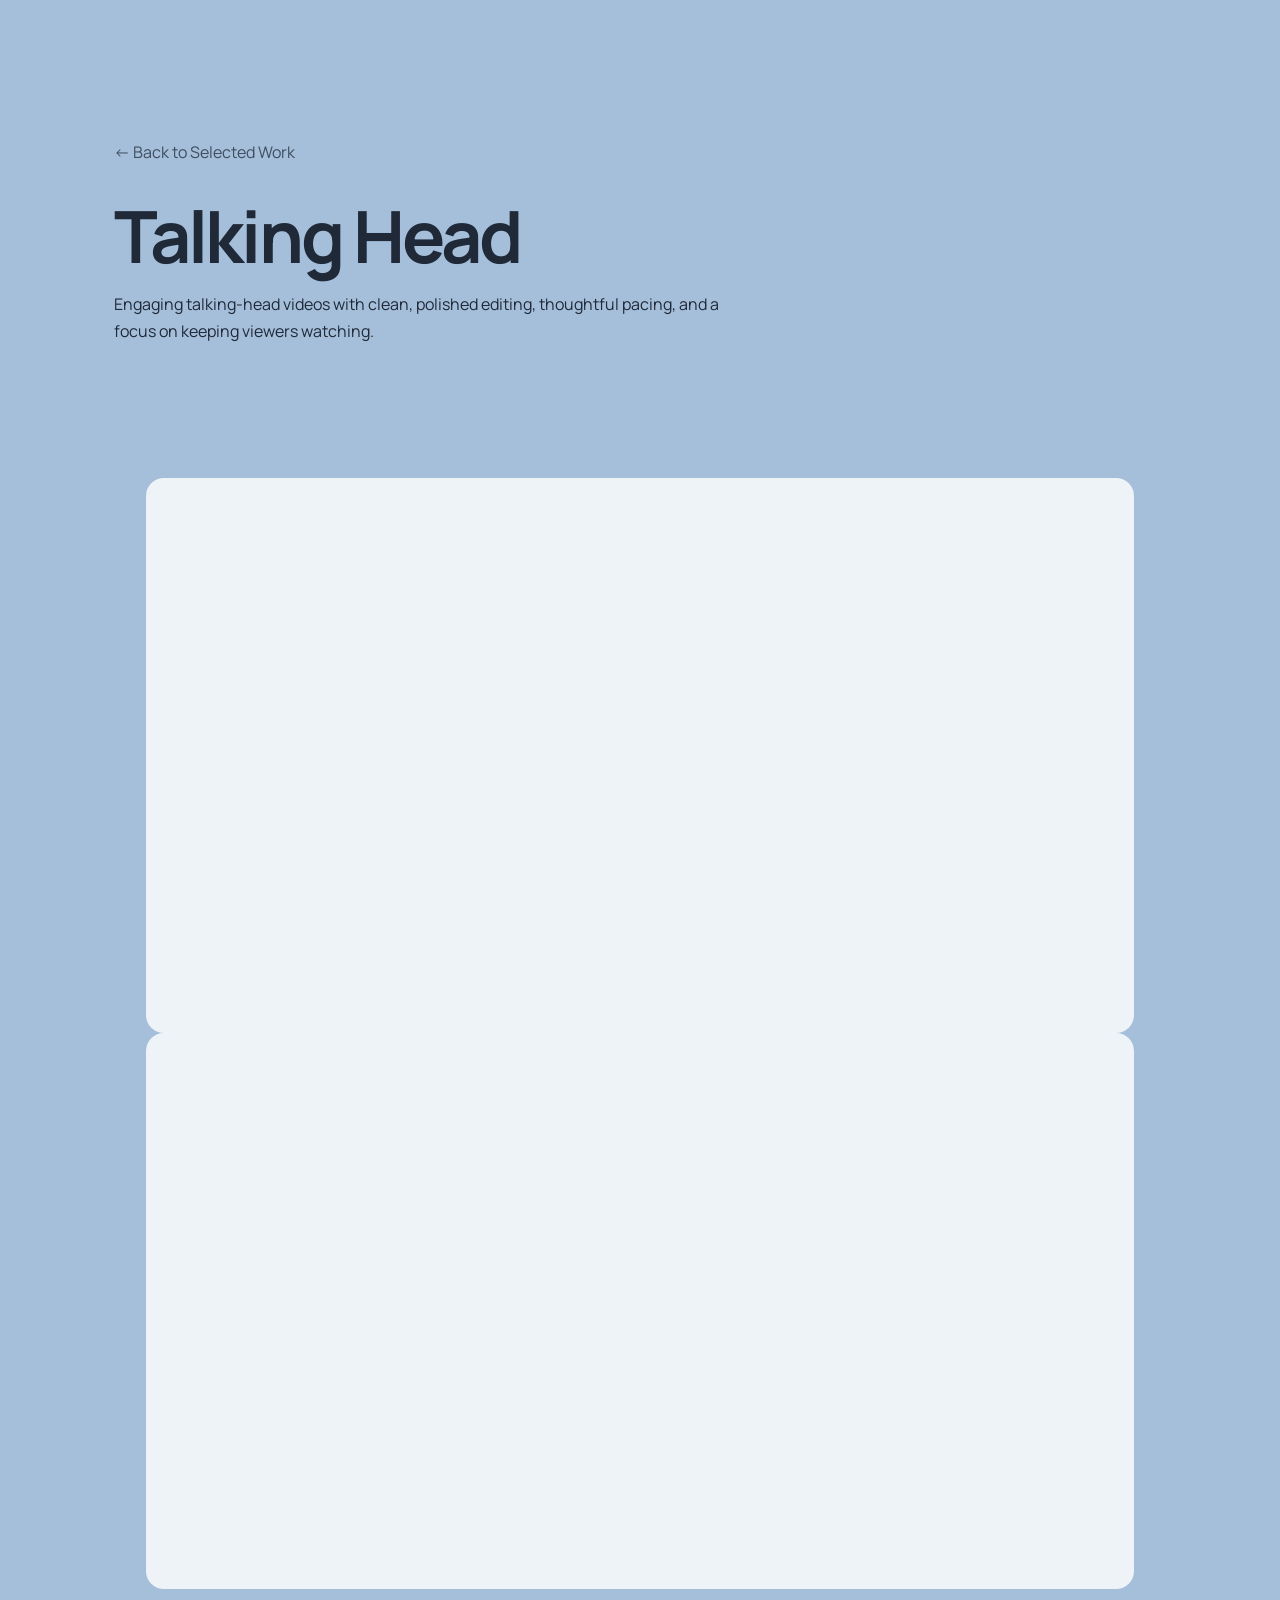
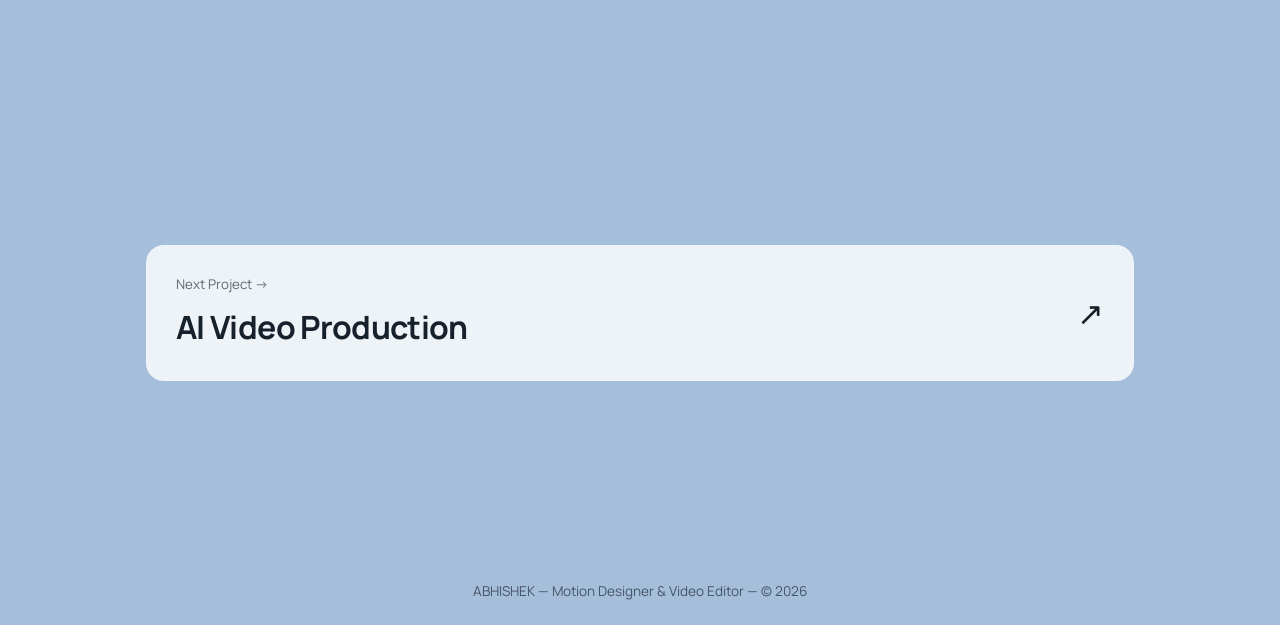
<file: talkin head/index.html>
<!DOCTYPE html>
<html lang="en">
<head>
  <meta charset="UTF-8">
  <meta name="viewport" content="width=device-width, initial-scale=1.0">
  <title>Talking Head — Abhishek</title>
  <meta name="description" content="Talking-head video editing by Abhishek, Motion Designer and Video Editor.">

  <link rel="preconnect" href="https://fonts.googleapis.com">
  <link rel="preconnect" href="https://fonts.gstatic.com" crossorigin>
  <link href="https://fonts.googleapis.com/css2?family=Manrope:wght@400;500;700&display=swap" rel="stylesheet">

  <link rel="stylesheet" href="../style.css">
  <style>
    .talking-page {
      max-width: 1100px;
      margin: 0 auto;
      padding: 140px 24px 80px;
    }

    .talking-back {
      display: inline-block;
      margin-bottom: 32px;
      color: inherit;
      text-decoration: none;
      opacity: 0.75;
    }

    .talking-back:hover {
      opacity: 1;
    }

    .talking-heading {
      margin-bottom: 36px;
    }

    .talking-heading h1 {
      font-size: clamp(2.5rem, 6vw, 4.5rem);
      line-height: 1.1;
      margin: 0 0 16px;
      letter-spacing: -0.04em;
    }

    .talking-heading p {
      max-width: 620px;
      line-height: 1.7;
      margin: 0;
    }

    
.talking-video {
  width: 100%;
  overflow: hidden;
  border-radius: 18px;
  background: #EEF3F8;
  aspect-ratio: 16 / 9;
}

.talking-video iframe {
  display: block;
  width: 100%;
  height: 100%;
  border: 0;
}


    .talking-next {
      margin-top: 64px;
    }

    .talking-next a {
      display: flex;
      align-items: center;
      justify-content: space-between;
      gap: 20px;
      padding: 30px;
      border-radius: 18px;
      background: #EEF3F8;
      color: #17212b;
      text-decoration: none;
      transition: transform 180ms ease;
    }

    .talking-next a:hover {
      transform: translateY(-3px);
    }

    .talking-next small {
      display: block;
      margin-bottom: 8px;
      opacity: 0.65;
    }

    .talking-next h2 {
      margin: 0;
      font-size: clamp(1.4rem, 3vw, 2rem);
    }

    .talking-next .arrow {
      font-size: 2rem;
    }

    .talking-footer {
      text-align: center;
      padding: 24px;
      opacity: 0.7;
      font-size: 0.85rem;
    }

    @media (max-width: 600px) {
      .talking-page {
        padding: 110px 18px 56px;
      }

      .talking-next a {
        padding: 22px;
      }
    }
  </style>
</head>

<body>
  <main class="talking-page">
    <a class="talking-back" href="../../index.html#work">
      &#8592; Back to Selected Work
    </a>

    <header class="talking-heading">
      <h1>Talking Head</h1>
      <p>
        Engaging talking-head videos with clean, polished editing,
        thoughtful pacing, and a focus on keeping viewers watching.
      </p>
    </header>

    <section aria-label="Talking Head video">
      <div class="talking-video">
        <iframe
          src="https://www.youtube-nocookie.com/embed/OWKLZYLGMac"
          title="Talking Head video by Abhishek"
          loading="lazy"
          allow="accelerometer; autoplay; clipboard-write; encrypted-media; gyroscope; picture-in-picture; web-share"
          referrerpolicy="strict-origin-when-cross-origin"
          allowfullscreen>
        </iframe>
      </div>
        
       <div class="talking-video">
  <iframe
    src="https://www.youtube.com/embed/KfeoiLhybtc"
    title="Talking Head Video 2"
    loading="lazy"
    allow="accelerometer; autoplay; clipboard-write; encrypted-media; gyroscope; picture-in-picture; web-share"
    allowfullscreen>
  </iframe>
</div> 

    </section>

    <section class="talking-next" aria-label="Next project">
      <a href="../AI%20Video%20Production/">
        <div>
          <small>Next Project &#8594;</small>
          <h2>AI Video Production</h2>
        </div>
        <span class="arrow" aria-hidden="true">&#8599;</span>
      </a>
    </section>
  </main>

  <footer class="talking-footer">
    ABHISHEK &mdash; Motion Designer &amp; Video Editor &mdash; &copy; 2026
  </footer>
</body>
</html>
</file>
<file: style.css>
/* =========================================================
   TOKENS
   ========================================================= */
:root {
  --bg: #A5BFDB;
  --card: #EEF3F8;
  --text-primary: #1F2937;
  --text-secondary: #4B5563;
  --btn-primary: #111827;
  --btn-hover: #374151;

  --bg-tint: #C7D8EB;      /* lighter tint of bg, for gradients */
  --bg-tint-strong: #8FACCF; /* darker tint of bg, for gradients */

  /* Selected Work — per-category blue accents, same palette family */
  --accent-animation: #4A7FB8;
  --accent-podcast: #274F78;
  --accent-longform: #6FA0D6;
  --accent-reels: #1B3A5C;

  --font: 'Manrope', -apple-system, BlinkMacSystemFont, 'Segoe UI', sans-serif;

  --radius-lg: 20px;
  --radius-md: 14px;
  --radius-sm: 10px;

  --ease: cubic-bezier(0.4, 0, 0.2, 1);
  --dur: 0.28s;

  --max-width: 1180px;
  --gutter: 32px;
}

/* =========================================================
   RESET
   ========================================================= */
*,
*::before,
*::after {
  box-sizing: border-box;
  margin: 0;
  padding: 0;
}

html {
  scroll-behavior: smooth;
}

body {
  font-family: var(--font);
  font-weight: 400;
  color: var(--text-primary);
  background: var(--bg);
  line-height: 1.5;
  -webkit-font-smoothing: antialiased;
}

img { max-width: 100%; display: block; }

a { color: inherit; text-decoration: none; }

ul { list-style: none; }

button {
  font-family: inherit;
  border: none;
  background: none;
  cursor: pointer;
}

h1, h2, h3 {
  font-weight: 700;
  letter-spacing: -0.02em;
}

section {
  padding: 96px var(--gutter);
}

.section-head {
  max-width: var(--max-width);
  margin: 0 auto 48px;
}

.section-head h2 {
  font-size: clamp(1.8rem, 3vw, 2.4rem);
  margin-bottom: 10px;
}

.section-head p {
  font-size: 1.12rem;
  font-weight: 500;
  line-height: 1.7;
  color: rgba(17, 24, 39, 0.88);
  max-width: 560px;
}

@media (prefers-reduced-motion: reduce) {
  *, *::before, *::after {
    animation-duration: 0.001ms !important;
    transition-duration: 0.001ms !important;
    scroll-behavior: auto !important;
  }
}

/* Focus visibility */
a:focus-visible,
button:focus-visible {
  outline: 2px solid var(--btn-primary);
  outline-offset: 3px;
  border-radius: 4px;
}

/* =========================================================
   BUTTONS
   ========================================================= */
.btn {
  display: inline-flex;
  align-items: center;
  justify-content: center;
  padding: 13px 26px;
  border-radius: 999px;
  font-size: 0.95rem;
  font-weight: 500;
  transition: background var(--dur) var(--ease), color var(--dur) var(--ease), transform var(--dur) var(--ease);
}

.btn--primary {
  background: var(--btn-primary);
  color: #fff;
}

.btn--primary:hover {
  background: var(--btn-hover);
  transform: translateY(-1px);
}

.btn--ghost {
  background: #ffffff;
  color: var(--text-primary);

  border: 1px solid rgba(17, 24, 39, 0.08);

  box-shadow: 0 10px 24px rgba(17, 24, 39, 0.08);

  transition:
    transform 0.25s ease,
    box-shadow 0.25s ease,
    background 0.25s ease;
}

.btn--ghost:hover {
  background: #ffffff;
  transform: translateY(-2px);

  box-shadow: 0 18px 36px rgba(17, 24, 39, 0.14);
}

/* =========================================================
   NAVIGATION
   ========================================================= */
.nav {
  position: sticky;
  top: 0;
  z-index: 100;
  background: rgba(165, 191, 219, 0.85);
  backdrop-filter: blur(10px);
  -webkit-backdrop-filter: blur(10px);
  border-bottom: 1px solid rgba(31, 41, 55, 0.08);
}

.nav__inner {
  max-width: var(--max-width);
  margin: 0 auto;
  padding: 18px var(--gutter);
  display: flex;
  align-items: center;
  justify-content: space-between;
  gap: 24px;
}

.nav__logo {
  font-weight: 700;
  font-size: 1.05rem;
  letter-spacing: 0.04em;
}

.nav__links {
  display: flex;
  gap: 32px;
  font-size: 0.95rem;
  font-weight: 500;
}

.nav__links a {
  position: relative;
  padding: 4px 0;
}

.nav__links a::after {
  content: '';
  position: absolute;
  left: 0;
  bottom: -2px;
  width: 0%;
  height: 1.5px;
  background: var(--text-primary);
  transition: width var(--dur) var(--ease);
}

.nav__links a:hover::after {
  width: 100%;
}

.nav__actions {
  display: flex;
  align-items: center;
  gap: 16px;
}

.nav__resume {
  padding: 10px 20px;
  font-size: 0.88rem;
}

.nav__toggle {
  display: none;
  flex-direction: column;
  gap: 5px;
  width: 26px;
}

.nav__toggle span {
  height: 2px;
  width: 100%;
  background: var(--text-primary);
  border-radius: 2px;
  transition: transform var(--dur) var(--ease), opacity var(--dur) var(--ease);
}

.nav__toggle[aria-expanded="true"] span:nth-child(1) {
  transform: translateY(7px) rotate(45deg);
}
.nav__toggle[aria-expanded="true"] span:nth-child(2) {
  opacity: 0;
}
.nav__toggle[aria-expanded="true"] span:nth-child(3) {
  transform: translateY(-7px) rotate(-45deg);
}

/* =========================================================
   HERO
   ========================================================= */
.hero {
  max-width: var(--max-width);
  margin: 0 auto;
  padding: 120px var(--gutter) 100px;
  text-align: left;
}

.hero__grid {
  display: grid;
  grid-template-columns: 1.1fr 0.9fr;
  align-items: center;
  gap: 56px;
}

.hero__eyebrow {
  font-size: 1.05rem;
  font-weight: 700;
  color: rgba(17, 24, 39, 0.78);
  text-transform: uppercase;
  letter-spacing: 0.14em;
  margin-bottom: 20px;
}

.hero__heading {
  font-size: clamp(3rem, 6.2vw, 5.6rem);
  line-height: 0.95;
  margin-bottom: 24px;
}

.hero__tagline {
  font-size: clamp(1.2rem, 2vw, 1.5rem);
  font-weight: 500;
  line-height: 1.7;
  color: rgba(17, 24, 39, 0.88);
  max-width: 500px;
  margin-bottom: 40px;
}

.hero__actions {
  display: flex;
  gap: 16px;
  flex-wrap: wrap;
}

/* =========================================================
   SHOWREEL PREVIEW CARD (hero, right column)
   ========================================================= */
.showreel-card {
  position: relative;
  display: block;

  width: 680px;
  max-width: 100%;
  aspect-ratio: 16 / 9;

  border-radius: var(--radius-lg);
  overflow: hidden;
  isolation: isolate;

  box-shadow: 0 20px 48px rgba(17, 24, 39, 0.16);
  transition: transform var(--dur) var(--ease),
              box-shadow var(--dur) var(--ease);
}

.showreel-card:hover,
.showreel-card:focus-visible {
  transform: translateY(-4px) scale(1.015);
  box-shadow: 0 28px 64px rgba(17, 24, 39, 0.22);
}

/* Cinematic gradient thumbnail — no external image asset needed */
.showreel-card__thumb {
  position: absolute;
  inset: 0;
  background:
    radial-gradient(circle at 50% 42%, rgba(255, 255, 255, 0.14), rgba(255, 255, 255, 0) 55%),
    linear-gradient(160deg, var(--bg-tint) 0%, var(--bg-tint-strong) 55%, var(--btn-primary) 130%);
}

.showreel-card__thumb::after {
  content: '';
  position: absolute;
  inset: 0;
  background: linear-gradient(to top, rgba(17, 24, 39, 0.55) 0%, rgba(17, 24, 39, 0) 45%);
}

.showreel-card__play {
  position: absolute;
  top: 50%;
  left: 50%;
  transform: translate(-50%, -50%);
  width: 76px;
  height: 76px;
  border-radius: 50%;
  display: flex;
  align-items: center;
  justify-content: center;
  background: rgba(255, 255, 255, 0.92);
  color: var(--btn-primary);
  box-shadow: 0 12px 30px rgba(17, 24, 39, 0.28);
  transition: transform var(--dur) var(--ease), background var(--dur) var(--ease);
}

.showreel-card:hover .showreel-card__play,
.showreel-card:focus-visible .showreel-card__play {
  transform: translate(-50%, -50%) scale(1.08);
  background: #fff;
}

.showreel-card__caption {
  position: absolute;
  left: 24px;
  bottom: 22px;
  color: #fff;
  font-size: 0.9rem;
  font-weight: 500;
  letter-spacing: 0.02em;
}

/* =========================================================
   SELECTED WORK
   ========================================================= */
.work__grid {
  max-width: var(--max-width);
  margin: 0 auto;
  display: grid;
  grid-template-columns: repeat(2, 1fr);
  gap: 24px;
}

.work-card {
  position: relative;
  display: flex;
  flex-direction: column;
  justify-content: flex-end;
  background: var(--card);
  border-radius: 12px;
  overflow: hidden;
  min-height: 280px;
  padding: 32px;
  padding-top: 36px;
  isolation: isolate;
  transition: transform 0.25s var(--ease), box-shadow 0.25s var(--ease);
  box-shadow: 0 1px 2px rgba(17, 24, 39, 0.06);
} 
.work-card p {
  font-size: 1rem;
  font-weight: 500;
  line-height: 1.6;
  color: rgba(17, 24, 39, 0.88);
}

.work-card:hover,
.work-card:focus-visible {
  transform: translateY(-4px);
  box-shadow: 0 20px 44px rgba(17, 24, 39, 0.16);
}

/* Staggered scroll reveal: each card follows the previous by 0.1s,
   using a one-shot animation so it never delays the hover transition above. */
.work-card.reveal {
  opacity: 0;
  transform: translateY(16px);
}

.work-card.reveal.is-visible {
  animation: workCardReveal 0.2s var(--ease) forwards;
}

.work-card:nth-child(2).reveal.is-visible { animation-delay: 0.1s; }
.work-card:nth-child(3).reveal.is-visible { animation-delay: 0.2s; }
.work-card:nth-child(4).reveal.is-visible { animation-delay: 0.3s; }

@keyframes workCardReveal {
  from { opacity: 0; transform: translateY(16px); }
  to   { opacity: 1; transform: translateY(0); }
}

/* 4px accent bar at the top of every card, distinct blue per category */
.work-card__accent {
  position: absolute;
  top: 0;
  left: 0;
  right: 0;
  height: 4px;
  z-index: 2;
}

.work-card--animation .work-card__accent { background: var(--accent-animation); }
.work-card--podcast .work-card__accent   { background: var(--accent-podcast); }
.work-card--longform .work-card__accent  { background: var(--accent-longform); }
.work-card--reels .work-card__accent     { background: var(--accent-reels); }

.work-card__art {
  position: absolute;
  inset: 0;
  z-index: -1;

  background:
    radial-gradient(circle at 18% 18%, rgba(255,255,255,.95), transparent 35%),
    radial-gradient(circle at 82% 25%, rgba(176,212,245,.90), transparent 45%),
    radial-gradient(circle at 50% 75%, rgba(152,194,236,.85), transparent 48%),
    radial-gradient(circle at 30% 55%, rgba(214,233,249,.95), transparent 55%),
    #d9ecfb;
}

.work-card__body {
  position: relative;
  z-index: 1;
  display: flex;
  flex-direction: column;
  gap: 6px;
}

.work-card__body h3 {
  font-size: 1.4rem;
  color: var(--text-primary);
}

.work-card__body p {
  color: var(--text-secondary);
  font-size: 0.95rem;
  max-width: 320px;
}

.work-card__label {
  font-size: 0.78rem;
  font-weight: 500;
  color: #9CA3AF;
  text-transform: uppercase;
  letter-spacing: 0.06em;
  margin-top: 4px;
}

.work-card__arrow {
  position: absolute;
  top: 32px;
  right: 28px;
  z-index: 2;
  font-size: 24px;
  line-height: 1;
  color: var(--text-primary);
  transition: transform 0.25s var(--ease);
}

.work-card:hover .work-card__arrow,
.work-card:focus-visible .work-card__arrow {
  transform: translateX(6px);
}



/* =========================================================
   ABOUT
   ========================================================= */
.about__inner {
  max-width: 760px;
  margin: 0 auto;
}

.about__inner h2 {
  font-size: clamp(1.8rem, 3vw, 2.4rem);
  margin-bottom: 24px;
}

.about__inner p {
  font-size: 1.12rem;
  font-weight: 500;
  line-height: 1.9;
  color: rgba(17, 24, 39, 0.88);
  max-width: 720px;
}
/* =========================================================
   TOOLS
   ========================================================= */
.tools__list {
  max-width: var(--max-width);
  margin: 0 auto;
  display: flex;
  flex-wrap: wrap;
  gap: 12px;
}

.tool-tag {
  display: flex;
  align-items: center;
  gap: 10px;

  background: var(--card);
  color: var(--text-primary);
  font-size: 0.92rem;
  font-weight: 500;
  padding: 12px 20px;
  border-radius: 999px;

  transition: transform var(--dur) var(--ease),
              box-shadow var(--dur) var(--ease);
}

.tool-tag:hover {
  transform: translateY(-2px);
  box-shadow: 0 8px 20px rgba(17, 24, 39, 0.1);
}

.tool-tag img {
  width: 22px;
  height: 22px;
  display: block;
  flex-shrink: 0;
}

.tool-tag:hover {
  transform: translateY(-2px);
  box-shadow: 0 8px 20px rgba(17, 24, 39, 0.1);
}

/* =========================================================
   CONTACT
   ========================================================= */
.contact__inner {
  max-width: var(--max-width);
  margin: 0 auto;
  background: var(--card);
  border-radius: var(--radius-lg);
  padding: 64px var(--gutter);
  text-align: center;
}

.contact__inner h2 {
  font-size: clamp(1.8rem, 3vw, 2.4rem);
  margin-bottom: 12px;
}

.contact__inner > p {
  color: var(--text-secondary);
  margin-bottom: 32px;
}

.contact__row {
  margin-bottom: 32px;
}

.contact__email {
  font-size: clamp(1.1rem, 2.4vw, 1.5rem);
  font-weight: 700;
  border-bottom: 2px solid rgba(31, 41, 55, 0.15);
  padding-bottom: 4px;
  transition: border-color var(--dur) var(--ease);
}

.contact__email:hover {
  border-color: var(--text-primary);
}

.contact__actions {
  display: flex;
  gap: 16px;
  justify-content: center;
  flex-wrap: wrap;
}

/* =========================================================
   FOOTER
   ========================================================= */
.footer {
  padding: 40px var(--gutter);
  border-top: 1px solid rgba(31, 41, 55, 0.12);
}

.footer__inner {
  max-width: var(--max-width);
  margin: 0 auto;
  display: flex;
  justify-content: space-between;
  align-items: flex-end;
  flex-wrap: wrap;
  gap: 12px;
}

.footer__name {
  font-size: 1.4rem;
  font-weight: 800;
  letter-spacing: 0.06em;
  color: rgba(17, 24, 39, 0.92);
}
.footer__role {
  font-size: 1rem;
  font-weight: 700;
  color: rgba(17, 24, 39, 0.88);
  letter-spacing: 0.08em;
}

.footer__copy {
  font-size: 0.9rem;
  font-weight: 700;
  color: rgba(17, 24, 39, 0.88);
}
/* =========================================================
   SHOWREEL MODAL
   ========================================================= */
.modal {
  position: fixed;
  inset: 0;
  z-index: 1000;
  display: flex;
  align-items: center;
  justify-content: center;
  padding: 24px;
  background: rgba(17, 24, 39, 0.75);
  opacity: 0;
  visibility: hidden;
  pointer-events: none;
  transition: opacity var(--dur) var(--ease), visibility var(--dur) var(--ease);
}

.modal.is-open {
  opacity: 1;
  visibility: visible;
  pointer-events: auto;
}

.modal__dialog {
  position: relative;
  width: 100%;
  max-width: 960px;
  border-radius: var(--radius-lg);
  overflow: hidden;
  background: #0b0f14;
  box-shadow: 0 30px 80px rgba(0, 0, 0, 0.45);
  transform: scale(0.96);
  transition: transform var(--dur) var(--ease);
}

.modal.is-open .modal__dialog {
  transform: scale(1);
}

.modal__video {
  position: relative;
  width: 100%;
  aspect-ratio: 16 / 9;
}

.modal__video iframe {
  position: absolute;
  inset: 0;
  width: 100%;
  height: 100%;
  border: 0;
}

.modal__close {
  position: absolute;
  top: 14px;
  right: 14px;
  z-index: 2;
  width: 36px;
  height: 36px;
  border-radius: 50%;
  display: flex;
  align-items: center;
  justify-content: center;
  font-size: 1.3rem;
  line-height: 1;
  color: #fff;
  background: rgba(17, 24, 39, 0.65);
  transition: background var(--dur) var(--ease), transform var(--dur) var(--ease);
}

.modal__close:hover,
.modal__close:focus-visible {
  background: var(--btn-hover);
  transform: scale(1.06);
}

body.modal-open {
  overflow: hidden;
}

/* =========================================================
   REVEAL ANIMATION (fade in + slide up)
   ========================================================= */
.reveal {
  opacity: 0;
  transform: translateY(16px);
  transition: opacity var(--dur) var(--ease), transform var(--dur) var(--ease);
}

.reveal.is-visible {
  opacity: 1;
  transform: translateY(0);
}

/* =========================================================
   RESPONSIVE
   ========================================================= */
@media (max-width: 900px) {
  .work__grid {
    grid-template-columns: 1fr;
  }

  .hero__grid {
    gap: 40px;
  }

  .hero__heading {
    font-size: clamp(2.8rem, 7vw, 4.4rem);
  }

  section {
    padding: 72px 24px;
  }
}

@media (max-width: 720px) {
  .nav__links {
    position: absolute;
    top: 100%;
    left: 0;
    right: 0;
    background: var(--bg);
    flex-direction: column;
    gap: 0;
    max-height: 0;
    overflow: hidden;
    transition: max-height var(--dur) var(--ease);
    border-bottom: 1px solid rgba(31, 41, 55, 0.08);
  }

  .nav__links.is-open {
    max-height: 260px;
  }

  .nav__links a {
    padding: 16px 24px;
    border-top: 1px solid rgba(31, 41, 55, 0.06);
  }

  .nav__resume {
    display: none;
  }

  .nav__toggle {
    display: flex;
  }

  .hero {
    padding: 80px 24px 64px;
  }

  .hero__grid {
    grid-template-columns: 1fr;
    gap: 32px;
  }

  .showreel-card {
    aspect-ratio: 16 / 10;
    max-width: 480px;
  }

  .showreel-card__play {
    width: 64px;
    height: 64px;
  }

  .modal__close {
    top: 10px;
    right: 10px;
  }

  .contact__inner {
    padding: 48px 24px;
  }
}
</file>
<file: AI Video Production/style.css>
/* =========================================================
   TOKENS — identical to homepage (style.css) for a perfect match
   ========================================================= */
:root {
  --bg: #A5BFDB;
  --card: #EEF3F8;
  --text-primary: #1F2937;
  --text-secondary: #4B5563;
  --btn-primary: #111827;
  --btn-hover: #374151;

  --bg-tint: #C7D8EB;
  --bg-tint-strong: #8FACCF;

  --font: 'Manrope', -apple-system, BlinkMacSystemFont, 'Segoe UI', sans-serif;

  --radius-lg: 20px;
  --radius-md: 14px;
  --radius-sm: 10px;

  --ease: cubic-bezier(0.4, 0, 0.2, 1);
  --dur: 0.28s;

  --max-width: 1180px;
  --gutter: 32px;
}

/* =========================================================
   RESET
   ========================================================= */
*,
*::before,
*::after {
  box-sizing: border-box;
  margin: 0;
  padding: 0;
}

html {
  scroll-behavior: smooth;
}

body {
  font-family: var(--font);
  font-weight: 400;
  color: var(--text-primary);
  background: var(--bg);
  line-height: 1.5;
  -webkit-font-smoothing: antialiased;
}

img { max-width: 100%; display: block; }

a { color: inherit; text-decoration: none; }

button {
  font-family: inherit;
  border: none;
  background: none;
  cursor: pointer;
}

h1, h2, h3 {
  font-weight: 700;
  letter-spacing: -0.02em;
}

section {
  padding: 96px var(--gutter);
}

.section-head {
  max-width: var(--max-width);
  margin: 0 auto 48px;
}

.section-head h2 {
  font-size: clamp(1.8rem, 3vw, 2.4rem);
  margin-bottom: 10px;
}

@media (prefers-reduced-motion: reduce) {
  *, *::before, *::after {
    animation-duration: 0.001ms !important;
    transition-duration: 0.001ms !important;
    scroll-behavior: auto !important;
  }
}

/* Focus visibility */
a:focus-visible,
button:focus-visible {
  outline: 2px solid var(--btn-primary);
  outline-offset: 3px;
  border-radius: 4px;
}

/* =========================================================
   BUTTONS — identical to homepage
   ========================================================= */
.btn {
  display: inline-flex;
  align-items: center;
  justify-content: center;
  padding: 13px 26px;
  border-radius: 999px;
  font-size: 0.95rem;
  font-weight: 500;
  transition: background var(--dur) var(--ease), color var(--dur) var(--ease), transform var(--dur) var(--ease);
}

.btn--primary {
  background: var(--btn-primary);
  color: #fff;
}

.btn--primary:hover {
  background: var(--btn-hover);
  transform: translateY(-1px);
}

/* =========================================================
   NAVIGATION — identical to homepage
   ========================================================= */
.nav {
  position: sticky;
  top: 0;
  z-index: 100;
  background: rgba(165, 191, 219, 0.85);
  backdrop-filter: blur(10px);
  -webkit-backdrop-filter: blur(10px);
  border-bottom: 1px solid rgba(31, 41, 55, 0.08);
}

.nav__inner {
  max-width: var(--max-width);
  margin: 0 auto;
  padding: 18px var(--gutter);
  display: flex;
  align-items: center;
  justify-content: space-between;
  gap: 24px;
}

.nav__logo {
  font-weight: 700;
  font-size: 1.05rem;
  letter-spacing: 0.04em;
}

.nav__links {
  display: flex;
  gap: 32px;
  font-size: 0.95rem;
  font-weight: 500;
}

.nav__links a {
  position: relative;
  padding: 4px 0;
}

.nav__links a::after {
  content: '';
  position: absolute;
  left: 0;
  bottom: -2px;
  width: 0%;
  height: 1.5px;
  background: var(--text-primary);
  transition: width var(--dur) var(--ease);
}

.nav__links a:hover::after {
  width: 100%;
}

.nav__actions {
  display: flex;
  align-items: center;
  gap: 16px;
}

.nav__resume {
  padding: 10px 20px;
  font-size: 0.88rem;
}

.nav__toggle {
  display: none;
  flex-direction: column;
  gap: 5px;
  width: 26px;
}

.nav__toggle span {
  height: 2px;
  width: 100%;
  background: var(--text-primary);
  border-radius: 2px;
  transition: transform var(--dur) var(--ease), opacity var(--dur) var(--ease);
}

.nav__toggle[aria-expanded="true"] span:nth-child(1) {
  transform: translateY(7px) rotate(45deg);
}
.nav__toggle[aria-expanded="true"] span:nth-child(2) {
  opacity: 0;
}
.nav__toggle[aria-expanded="true"] span:nth-child(3) {
  transform: translateY(-7px) rotate(-45deg);
}

/* =========================================================
   PROJECT HERO
   ========================================================= */
.project-hero {
  max-width: var(--max-width);
  margin: 0 auto;
  padding: 100px var(--gutter) 72px;
}

.back-link {
  display: inline-flex;
  align-items: center;
  gap: 8px;
  font-size: 0.96rem;
  font-weight: 700;
  color: rgba(31, 41, 55, 0.88);
  margin-bottom: 28px;
  transition: all .25s ease;
}

.back-link:hover {
  color: var(--text-primary);
}
.back-link:hover {
  color: var(--text-primary);
}

.back-link__arrow {
  font-size: 1rem;
  transition: transform var(--dur) var(--ease);
}

.back-link:hover .back-link__arrow {
  transform: translateX(-3px);
}

.project-hero__heading {
  font-size: clamp(2.6rem, 6vw, 4.6rem);
  line-height: 1;
  margin-bottom: 16px;
}

.project-hero__subtitle {
  font-size: clamp(1.1rem, 2vw, 1.35rem);
  font-weight: 500;
  line-height: 1.7;
  color: rgba(31, 41, 55, 0.88);
  max-width: 560px;
}

/* =========================================================
   VIDEO SHOWCASE
   ========================================================= */
.video-section {
  max-width: var(--max-width);
  margin: 0 auto;
  padding-top: 0;
  padding-bottom: 72px;

  display: flex;
  flex-direction: column;
  gap: 40px;
}

.video-card {
  background: var(--card);
  border-radius: var(--radius-lg);
  overflow: hidden;
  box-shadow: 0 1px 2px rgba(17, 24, 39, 0.06);
}

.video-card__frame {
  position: relative;
  width: 100%;
  aspect-ratio: 16 / 9;
  background: linear-gradient(
    135deg,
    #F1F5FC 0%,
    var(--bg-tint) 55%,
    var(--bg-tint-strong) 100%
  );
}
.video-card__frame iframe {
  position: absolute;
  inset: 0;
  width: 100%;
  height: 100%;
  border: none;
}

/* Swap .video-card__frame contents for an <iframe> (YouTube/Vimeo) when ready.
   The frame already reserves a full 16:9 area for a clean embed. */

.video-card__play {
  display: flex;
  align-items: center;
  justify-content: center;
  width: 72px;
  height: 72px;
  border-radius: 50%;
  background: var(--btn-primary);
  color: #fff;
  transition: transform var(--dur) var(--ease), background var(--dur) var(--ease);
}

.video-card__play:hover {
  background: var(--btn-hover);
  transform: scale(1.06);
}

.video-section__label {
  display: inline-block;
  margin-top: 22px;
  font-size: 0.8rem;
  font-weight: 700;
  color: #5D8FD8;
  text-transform: uppercase;
  letter-spacing: 0.08em;
}

/* =========================================================
   PROJECT OVERVIEW
   ========================================================= */
.overview__inner {
  max-width: 760px;
  margin: 0 auto;
}

.overview__inner h2 {
  font-size: clamp(1.8rem, 3vw, 2.4rem);
  margin-bottom: 24px;
}

.overview__inner p {
  color: var(--text-secondary);
  font-size: 1.05rem;
  line-height: 1.75;
}

/* =========================================================
   PROJECT DETAILS
   ========================================================= */
.details-grid {
  max-width: var(--max-width);
  margin: 0 auto;
  background: var(--card);
  border-radius: var(--radius-lg);
  padding: 40px var(--gutter);
  display: grid;
  grid-template-columns: repeat(2, 1fr);
  gap: 32px 48px;
  box-shadow: 0 1px 2px rgba(17, 24, 39, 0.06);
}

.details-item {
  display: flex;
  flex-direction: column;
  gap: 6px;
  padding-bottom: 24px;
  border-bottom: 1px solid rgba(31, 41, 55, 0.1);
}

.details-item__label {
  font-size: 0.78rem;
  font-weight: 500;
  color: #9CA3AF;
  text-transform: uppercase;
  letter-spacing: 0.06em;
}

.details-item__value {
  font-size: 1.05rem;
  font-weight: 500;
  color: var(--text-primary);
}

/* =========================================================
   MY PROCESS
   ========================================================= */
.process__grid {
  max-width: var(--max-width);
  margin: 0 auto;
  display: grid;
  grid-template-columns: repeat(4, 1fr);
  gap: 24px;
}

.process-card {
  background: var(--card);
  border-radius: 12px;
  padding: 32px 28px;
  display: flex;
  flex-direction: column;
  gap: 12px;
  box-shadow: 0 1px 2px rgba(17, 24, 39, 0.06);
  transition: transform 0.25s var(--ease), box-shadow 0.25s var(--ease);
}

.process-card:hover {
  transform: translateY(-4px);
  box-shadow: 0 20px 44px rgba(17, 24, 39, 0.16);
}

.process-card__index {
  font-size: 0.85rem;
  font-weight: 700;
  color: var(--bg-tint-strong);
}

.process-card h3 {
  font-size: 1.15rem;
  color: var(--text-primary);
}

.process-card p {
  font-size: 0.92rem;
  font-weight: 520;
  color: var(--text-secondary);
  line-height: 1.6;
}

/* =========================================================
   NEXT PROJECT
   ========================================================= */
.next-project-card {
  max-width: var(--max-width);
  margin: 0 auto;
  display: flex;
  align-items: center;
  justify-content: space-between;
  background: var(--card);
  border-radius: var(--radius-lg);
  padding: 48px var(--gutter);
  box-shadow: 0 1px 2px rgba(17, 24, 39, 0.06);
  transition: transform 0.25s var(--ease), box-shadow 0.25s var(--ease);
}

.next-project-card:hover,
.next-project-card:focus-visible {
  transform: translateY(-4px);
  box-shadow: 0 20px 44px rgba(17, 24, 39, 0.16);
}

.next-project-card__title {
  font-size: clamp(1.5rem, 3vw, 2.1rem);
  font-weight: 700;
  color: var(--text-primary);
}

.next-project-card__arrow {
  font-size: 28px;
  line-height: 1;
  color: var(--text-primary);
  transition: transform 0.25s var(--ease);
}

.next-project-card:hover .next-project-card__arrow,
.next-project-card:focus-visible .next-project-card__arrow {
  transform: translateX(6px);
}

/* =========================================================
   FOOTER — identical to homepage
   ========================================================= */
.footer {
  padding: 40px var(--gutter);
  border-top: 1px solid rgba(31, 41, 55, 0.12);
}

.footer__inner {
  max-width: var(--max-width);
  margin: 0 auto;
  display: flex;
  justify-content: space-between;
  align-items: flex-end;
  flex-wrap: wrap;
  gap: 12px;
}

.footer__name {
  font-size: 1.15rem;
  font-weight: 800;
  letter-spacing: 0.04em;
}
.footer__role {
  font-size: 0.95rem;
  font-weight: 600;
  color: rgba(31, 41, 55, 0.82);
}

.footer__copy {
  font-size: 0.92rem;
  font-weight: 700;
  color: rgba(31, 41, 55, 0.82);
}

/* =========================================================
   REVEAL ANIMATION (fade in + slide up) — identical to homepage
   ========================================================= */
.reveal {
  opacity: 0;
  transform: translateY(16px);
  transition: opacity var(--dur) var(--ease), transform var(--dur) var(--ease);
}

.reveal.is-visible {
  opacity: 1;
  transform: translateY(0);
}

/* =========================================================
   RESPONSIVE
   ========================================================= */
@media (max-width: 900px) {
  .process__grid {
    grid-template-columns: repeat(2, 1fr);
  }

  .details-grid {
    grid-template-columns: 1fr;
  }

  section {
    padding: 72px 24px;
  }

  .project-hero {
    padding: 90px 24px 56px;
  }
}

@media (max-width: 720px) {
  .nav__links {
    position: absolute;
    top: 100%;
    left: 0;
    right: 0;
    background: var(--bg);
    flex-direction: column;
    gap: 0;
    max-height: 0;
    overflow: hidden;
    transition: max-height var(--dur) var(--ease);
    border-bottom: 1px solid rgba(31, 41, 55, 0.08);
  }

  .nav__links.is-open {
    max-height: 260px;
  }

  .nav__links a {
    padding: 16px 24px;
    border-top: 1px solid rgba(31, 41, 55, 0.06);
  }

  .nav__resume {
    display: none;
  }

  .nav__toggle {
    display: flex;
  }

  .process__grid {
    grid-template-columns: 1fr;
  }

  .next-project-card {
    flex-direction: column;
    align-items: flex-start;
    gap: 16px;
    padding: 36px 24px;
  }

  .video-card__play {
    width: 60px;
    height: 60px;
  }
}
</file>
<file: color-grading/style.css>
/* =========================================================
   TOKENS — identical to homepage (style.css) for a perfect match
   ========================================================= */
:root {
  --bg: #A5BFDB;
  --card: #EEF3F8;
  --text-primary: #1F2937;
  --text-secondary: #4B5563;
  --btn-primary: #111827;
  --btn-hover: #374151;

  --bg-tint: #C7D8EB;
  --bg-tint-strong: #8FACCF;

  --font: 'Manrope', -apple-system, BlinkMacSystemFont, 'Segoe UI', sans-serif;

  --radius-lg: 20px;
  --radius-md: 14px;
  --radius-sm: 10px;

  --ease: cubic-bezier(0.4, 0, 0.2, 1);
  --dur: 0.28s;

  --max-width: 1180px;
  --gutter: 32px;
}

/* =========================================================
   RESET
   ========================================================= */
*,
*::before,
*::after {
  box-sizing: border-box;
  margin: 0;
  padding: 0;
}

html {
  scroll-behavior: smooth;
}

body {
  font-family: var(--font);
  font-weight: 400;
  color: var(--text-primary);
  background: var(--bg);
  line-height: 1.5;
  -webkit-font-smoothing: antialiased;
}

img { max-width: 100%; display: block; }

a { color: inherit; text-decoration: none; }

button {
  font-family: inherit;
  border: none;
  background: none;
  cursor: pointer;
}

h1, h2, h3 {
  font-weight: 700;
  letter-spacing: -0.02em;
}

section {
  padding: 96px var(--gutter);
}

.section-head {
  max-width: var(--max-width);
  margin: 0 auto 48px;
}

.section-head h2 {
  font-size: clamp(1.8rem, 3vw, 2.4rem);
  margin-bottom: 10px;
}

@media (prefers-reduced-motion: reduce) {
  *, *::before, *::after {
    animation-duration: 0.001ms !important;
    transition-duration: 0.001ms !important;
    scroll-behavior: auto !important;
  }
}

/* Focus visibility */
a:focus-visible,
button:focus-visible {
  outline: 2px solid var(--btn-primary);
  outline-offset: 3px;
  border-radius: 4px;
}

/* =========================================================
   BUTTONS — identical to homepage
   ========================================================= */
.btn {
  display: inline-flex;
  align-items: center;
  justify-content: center;
  padding: 13px 26px;
  border-radius: 999px;
  font-size: 0.95rem;
  font-weight: 500;
  transition: background var(--dur) var(--ease), color var(--dur) var(--ease), transform var(--dur) var(--ease);
}

.btn--primary {
  background: var(--btn-primary);
  color: #fff;
}

.btn--primary:hover {
  background: var(--btn-hover);
  transform: translateY(-1px);
}

/* =========================================================
   NAVIGATION — identical to homepage
   ========================================================= */
.nav {
  position: sticky;
  top: 0;
  z-index: 100;
  background: rgba(165, 191, 219, 0.85);
  backdrop-filter: blur(10px);
  -webkit-backdrop-filter: blur(10px);
  border-bottom: 1px solid rgba(31, 41, 55, 0.08);
}

.nav__inner {
  max-width: var(--max-width);
  margin: 0 auto;
  padding: 18px var(--gutter);
  display: flex;
  align-items: center;
  justify-content: space-between;
  gap: 24px;
}

.nav__logo {
  font-weight: 700;
  font-size: 1.05rem;
  letter-spacing: 0.04em;
}

.nav__links {
  display: flex;
  gap: 32px;
  font-size: 0.95rem;
  font-weight: 500;
}

.nav__links a {
  position: relative;
  padding: 4px 0;
}

.nav__links a::after {
  content: '';
  position: absolute;
  left: 0;
  bottom: -2px;
  width: 0%;
  height: 1.5px;
  background: var(--text-primary);
  transition: width var(--dur) var(--ease);
}

.nav__links a:hover::after {
  width: 100%;
}

.nav__actions {
  display: flex;
  align-items: center;
  gap: 16px;
}

.nav__resume {
  padding: 10px 20px;
  font-size: 0.88rem;
}

.nav__toggle {
  display: none;
  flex-direction: column;
  gap: 5px;
  width: 26px;
}

.nav__toggle span {
  height: 2px;
  width: 100%;
  background: var(--text-primary);
  border-radius: 2px;
  transition: transform var(--dur) var(--ease), opacity var(--dur) var(--ease);
}

.nav__toggle[aria-expanded="true"] span:nth-child(1) {
  transform: translateY(7px) rotate(45deg);
}
.nav__toggle[aria-expanded="true"] span:nth-child(2) {
  opacity: 0;
}
.nav__toggle[aria-expanded="true"] span:nth-child(3) {
  transform: translateY(-7px) rotate(-45deg);
}

/* =========================================================
   PROJECT HERO
   ========================================================= */
.project-hero {
  max-width: var(--max-width);
  margin: 0 auto;
  padding: 100px var(--gutter) 72px;
}

.back-link {
  display: inline-flex;
  align-items: center;
  gap: 8px;
  font-size: 0.96rem;
  font-weight: 700;
  color: rgba(31, 41, 55, 0.88);
  margin-bottom: 28px;
  transition: all .25s ease;
}

.back-link:hover {
  color: var(--text-primary);
}
.back-link:hover {
  color: var(--text-primary);
}

.back-link__arrow {
  font-size: 1rem;
  transition: transform var(--dur) var(--ease);
}

.back-link:hover .back-link__arrow {
  transform: translateX(-3px);
}

.project-hero__heading {
  font-size: clamp(2.6rem, 6vw, 4.6rem);
  line-height: 1;
  margin-bottom: 16px;
}

.project-hero__subtitle {
  font-size: clamp(1.1rem, 2vw, 1.35rem);
  font-weight: 500;
  line-height: 1.7;
  color: rgba(31, 41, 55, 0.88);
  max-width: 560px;
}

/* =========================================================
   VIDEO SHOWCASE
   ========================================================= */
.video-section {
  max-width: var(--max-width);
  margin: 0 auto;
  padding-top: 0;
  padding-bottom: 72px;

  display: flex;
  flex-direction: column;
  gap: 40px;
}

.video-card {
  background: var(--card);
  border-radius: var(--radius-lg);
  overflow: hidden;
  box-shadow: 0 1px 2px rgba(17, 24, 39, 0.06);
}

.video-card__frame {
  position: relative;
  width: 100%;
  aspect-ratio: 16 / 9;
  background: linear-gradient(
    135deg,
    #F1F5FC 0%,
    var(--bg-tint) 55%,
    var(--bg-tint-strong) 100%
  );
}
.video-card__frame iframe {
  position: absolute;
  inset: 0;
  width: 100%;
  height: 100%;
  border: none;
}

/* Swap .video-card__frame contents for an <iframe> (YouTube/Vimeo) when ready.
   The frame already reserves a full 16:9 area for a clean embed. */

.video-card__play {
  display: flex;
  align-items: center;
  justify-content: center;
  width: 72px;
  height: 72px;
  border-radius: 50%;
  background: var(--btn-primary);
  color: #fff;
  transition: transform var(--dur) var(--ease), background var(--dur) var(--ease);
}

.video-card__play:hover {
  background: var(--btn-hover);
  transform: scale(1.06);
}

.video-section__label {
  display: inline-block;
  margin-top: 22px;
  font-size: 0.8rem;
  font-weight: 700;
  color: #5D8FD8;
  text-transform: uppercase;
  letter-spacing: 0.08em;
}

/* =========================================================
   PROJECT OVERVIEW
   ========================================================= */
.overview__inner {
  max-width: 760px;
  margin: 0 auto;
}

.overview__inner h2 {
  font-size: clamp(1.8rem, 3vw, 2.4rem);
  margin-bottom: 24px;
}

.overview__inner p {
  color: var(--text-secondary);
  font-size: 1.05rem;
  line-height: 1.75;
}

/* =========================================================
   PROJECT DETAILS
   ========================================================= */
.details-grid {
  max-width: var(--max-width);
  margin: 0 auto;
  background: var(--card);
  border-radius: var(--radius-lg);
  padding: 40px var(--gutter);
  display: grid;
  grid-template-columns: repeat(2, 1fr);
  gap: 32px 48px;
  box-shadow: 0 1px 2px rgba(17, 24, 39, 0.06);
}

.details-item {
  display: flex;
  flex-direction: column;
  gap: 6px;
  padding-bottom: 24px;
  border-bottom: 1px solid rgba(31, 41, 55, 0.1);
}

.details-item__label {
  font-size: 0.78rem;
  font-weight: 500;
  color: #9CA3AF;
  text-transform: uppercase;
  letter-spacing: 0.06em;
}

.details-item__value {
  font-size: 1.05rem;
  font-weight: 500;
  color: var(--text-primary);
}

/* =========================================================
   MY PROCESS
   ========================================================= */
.process__grid {
  max-width: var(--max-width);
  margin: 0 auto;
  display: grid;
  grid-template-columns: repeat(4, 1fr);
  gap: 24px;
}

.process-card {
  background: var(--card);
  border-radius: 12px;
  padding: 32px 28px;
  display: flex;
  flex-direction: column;
  gap: 12px;
  box-shadow: 0 1px 2px rgba(17, 24, 39, 0.06);
  transition: transform 0.25s var(--ease), box-shadow 0.25s var(--ease);
}

.process-card:hover {
  transform: translateY(-4px);
  box-shadow: 0 20px 44px rgba(17, 24, 39, 0.16);
}

.process-card__index {
  font-size: 0.85rem;
  font-weight: 700;
  color: var(--bg-tint-strong);
}

.process-card h3 {
  font-size: 1.15rem;
  color: var(--text-primary);
}

.process-card p {
  font-size: 0.92rem;
  font-weight: 520;
  color: var(--text-secondary);
  line-height: 1.6;
}

/* =========================================================
   NEXT PROJECT
   ========================================================= */
.next-project-card {
  max-width: var(--max-width);
  margin: 0 auto;
  display: flex;
  align-items: center;
  justify-content: space-between;
  background: var(--card);
  border-radius: var(--radius-lg);
  padding: 48px var(--gutter);
  box-shadow: 0 1px 2px rgba(17, 24, 39, 0.06);
  transition: transform 0.25s var(--ease), box-shadow 0.25s var(--ease);
}

.next-project-card:hover,
.next-project-card:focus-visible {
  transform: translateY(-4px);
  box-shadow: 0 20px 44px rgba(17, 24, 39, 0.16);
}

.next-project-card__title {
  font-size: clamp(1.5rem, 3vw, 2.1rem);
  font-weight: 700;
  color: var(--text-primary);
}

.next-project-card__arrow {
  font-size: 28px;
  line-height: 1;
  color: var(--text-primary);
  transition: transform 0.25s var(--ease);
}

.next-project-card:hover .next-project-card__arrow,
.next-project-card:focus-visible .next-project-card__arrow {
  transform: translateX(6px);
}

/* =========================================================
   FOOTER — identical to homepage
   ========================================================= */
.footer {
  padding: 40px var(--gutter);
  border-top: 1px solid rgba(31, 41, 55, 0.12);
}

.footer__inner {
  max-width: var(--max-width);
  margin: 0 auto;
  display: flex;
  justify-content: space-between;
  align-items: flex-end;
  flex-wrap: wrap;
  gap: 12px;
}

.footer__name {
  font-size: 1.15rem;
  font-weight: 800;
  letter-spacing: 0.04em;
}
.footer__role {
  font-size: 0.95rem;
  font-weight: 600;
  color: rgba(31, 41, 55, 0.82);
}

.footer__copy {
  font-size: 0.92rem;
  font-weight: 700;
  color: rgba(31, 41, 55, 0.82);
}

/* =========================================================
   REVEAL ANIMATION (fade in + slide up) — identical to homepage
   ========================================================= */
.reveal {
  opacity: 0;
  transform: translateY(16px);
  transition: opacity var(--dur) var(--ease), transform var(--dur) var(--ease);
}

.reveal.is-visible {
  opacity: 1;
  transform: translateY(0);
}

/* =========================================================
   RESPONSIVE
   ========================================================= */
@media (max-width: 900px) {
  .process__grid {
    grid-template-columns: repeat(2, 1fr);
  }

  .details-grid {
    grid-template-columns: 1fr;
  }

  section {
    padding: 72px 24px;
  }

  .project-hero {
    padding: 90px 24px 56px;
  }
}

@media (max-width: 720px) {
  .nav__links {
    position: absolute;
    top: 100%;
    left: 0;
    right: 0;
    background: var(--bg);
    flex-direction: column;
    gap: 0;
    max-height: 0;
    overflow: hidden;
    transition: max-height var(--dur) var(--ease);
    border-bottom: 1px solid rgba(31, 41, 55, 0.08);
  }

  .nav__links.is-open {
    max-height: 260px;
  }

  .nav__links a {
    padding: 16px 24px;
    border-top: 1px solid rgba(31, 41, 55, 0.06);
  }

  .nav__resume {
    display: none;
  }

  .nav__toggle {
    display: flex;
  }

  .process__grid {
    grid-template-columns: 1fr;
  }

  .next-project-card {
    flex-direction: column;
    align-items: flex-start;
    gap: 16px;
    padding: 36px 24px;
  }

  .video-card__play {
    width: 60px;
    height: 60px;
  }
}
</file>
<file: longform/style.css>
/* =========================================================
   TOKENS — identical to homepage (style.css) for a perfect match
   ========================================================= */
:root {
  --bg: #A5BFDB;
  --card: #EEF3F8;
  --text-primary: #1F2937;
  --text-secondary: #4B5563;
  --btn-primary: #111827;
  --btn-hover: #374151;

  --bg-tint: #C7D8EB;
  --bg-tint-strong: #8FACCF;

  --font: 'Manrope', -apple-system, BlinkMacSystemFont, 'Segoe UI', sans-serif;

  --radius-lg: 20px;
  --radius-md: 14px;
  --radius-sm: 10px;

  --ease: cubic-bezier(0.4, 0, 0.2, 1);
  --dur: 0.28s;

  --max-width: 1180px;
  --gutter: 32px;
}

/* =========================================================
   RESET
   ========================================================= */
*,
*::before,
*::after {
  box-sizing: border-box;
  margin: 0;
  padding: 0;
}

html {
  scroll-behavior: smooth;
}

body {
  font-family: var(--font);
  font-weight: 400;
  color: var(--text-primary);
  background: var(--bg);
  line-height: 1.5;
  -webkit-font-smoothing: antialiased;
}

img { max-width: 100%; display: block; }

a { color: inherit; text-decoration: none; }

button {
  font-family: inherit;
  border: none;
  background: none;
  cursor: pointer;
}

h1, h2, h3 {
  font-weight: 700;
  letter-spacing: -0.02em;
}

section {
  padding: 96px var(--gutter);
}

.section-head {
  max-width: var(--max-width);
  margin: 0 auto 48px;
}

.section-head h2 {
  font-size: clamp(1.8rem, 3vw, 2.4rem);
  margin-bottom: 10px;
}

@media (prefers-reduced-motion: reduce) {
  *, *::before, *::after {
    animation-duration: 0.001ms !important;
    transition-duration: 0.001ms !important;
    scroll-behavior: auto !important;
  }
}

/* Focus visibility */
a:focus-visible,
button:focus-visible {
  outline: 2px solid var(--btn-primary);
  outline-offset: 3px;
  border-radius: 4px;
}

/* =========================================================
   BUTTONS — identical to homepage
   ========================================================= */
.btn {
  display: inline-flex;
  align-items: center;
  justify-content: center;
  padding: 13px 26px;
  border-radius: 999px;
  font-size: 0.95rem;
  font-weight: 500;
  transition: background var(--dur) var(--ease), color var(--dur) var(--ease), transform var(--dur) var(--ease);
}

.btn--primary {
  background: var(--btn-primary);
  color: #fff;
}

.btn--primary:hover {
  background: var(--btn-hover);
  transform: translateY(-1px);
}

/* =========================================================
   NAVIGATION — identical to homepage
   ========================================================= */
.nav {
  position: sticky;
  top: 0;
  z-index: 100;
  background: rgba(165, 191, 219, 0.85);
  backdrop-filter: blur(10px);
  -webkit-backdrop-filter: blur(10px);
  border-bottom: 1px solid rgba(31, 41, 55, 0.08);
}

.nav__inner {
  max-width: var(--max-width);
  margin: 0 auto;
  padding: 18px var(--gutter);
  display: flex;
  align-items: center;
  justify-content: space-between;
  gap: 24px;
}

.nav__logo {
  font-weight: 700;
  font-size: 1.05rem;
  letter-spacing: 0.04em;
}

.nav__links {
  display: flex;
  gap: 32px;
  font-size: 0.95rem;
  font-weight: 500;
}

.nav__links a {
  position: relative;
  padding: 4px 0;
}

.nav__links a::after {
  content: '';
  position: absolute;
  left: 0;
  bottom: -2px;
  width: 0%;
  height: 1.5px;
  background: var(--text-primary);
  transition: width var(--dur) var(--ease);
}

.nav__links a:hover::after {
  width: 100%;
}

.nav__actions {
  display: flex;
  align-items: center;
  gap: 16px;
}

.nav__resume {
  padding: 10px 20px;
  font-size: 0.88rem;
}

.nav__toggle {
  display: none;
  flex-direction: column;
  gap: 5px;
  width: 26px;
}

.nav__toggle span {
  height: 2px;
  width: 100%;
  background: var(--text-primary);
  border-radius: 2px;
  transition: transform var(--dur) var(--ease), opacity var(--dur) var(--ease);
}

.nav__toggle[aria-expanded="true"] span:nth-child(1) {
  transform: translateY(7px) rotate(45deg);
}
.nav__toggle[aria-expanded="true"] span:nth-child(2) {
  opacity: 0;
}
.nav__toggle[aria-expanded="true"] span:nth-child(3) {
  transform: translateY(-7px) rotate(-45deg);
}

/* =========================================================
   PROJECT HERO
   ========================================================= */
.project-hero {
  max-width: var(--max-width);
  margin: 0 auto;
  padding: 100px var(--gutter) 72px;
}

.back-link {
  display: inline-flex;
  align-items: center;
  gap: 8px;
  font-size: 0.96rem;
  font-weight: 700;
  color: rgba(31, 41, 55, 0.88);
  margin-bottom: 28px;
  transition: all .25s ease;
}

.back-link:hover {
  color: var(--text-primary);
}
.back-link:hover {
  color: var(--text-primary);
}

.back-link__arrow {
  font-size: 1rem;
  transition: transform var(--dur) var(--ease);
}

.back-link:hover .back-link__arrow {
  transform: translateX(-3px);
}

.project-hero__heading {
  font-size: clamp(2.6rem, 6vw, 4.6rem);
  line-height: 1;
  margin-bottom: 16px;
}

.project-hero__subtitle {
  font-size: clamp(1.1rem, 2vw, 1.35rem);
  font-weight: 500;
  line-height: 1.7;
  color: rgba(31, 41, 55, 0.88);
  max-width: 560px;
}

/* =========================================================
   VIDEO SHOWCASE
   ========================================================= */
.video-section {
  max-width: var(--max-width);
  margin: 0 auto;
  padding-top: 0;
  padding-bottom: 72px;

  display: flex;
  flex-direction: column;
  gap: 40px;
}

.video-card {
  background: var(--card);
  border-radius: var(--radius-lg);
  overflow: hidden;
  box-shadow: 0 1px 2px rgba(17, 24, 39, 0.06);
}

.video-card__frame {
  position: relative;
  width: 100%;
  aspect-ratio: 16 / 9;
  background: linear-gradient(
    135deg,
    #F1F5FC 0%,
    var(--bg-tint) 55%,
    var(--bg-tint-strong) 100%
  );
}
.video-card__frame iframe {
  position: absolute;
  inset: 0;
  width: 100%;
  height: 100%;
  border: none;
}

/* Swap .video-card__frame contents for an <iframe> (YouTube/Vimeo) when ready.
   The frame already reserves a full 16:9 area for a clean embed. */

.video-card__play {
  display: flex;
  align-items: center;
  justify-content: center;
  width: 72px;
  height: 72px;
  border-radius: 50%;
  background: var(--btn-primary);
  color: #fff;
  transition: transform var(--dur) var(--ease), background var(--dur) var(--ease);
}

.video-card__play:hover {
  background: var(--btn-hover);
  transform: scale(1.06);
}

.video-section__label {
  display: inline-block;
  margin-top: 22px;
  font-size: 0.8rem;
  font-weight: 700;
  color: #5D8FD8;
  text-transform: uppercase;
  letter-spacing: 0.08em;
}

/* =========================================================
   PROJECT OVERVIEW
   ========================================================= */
.overview__inner {
  max-width: 760px;
  margin: 0 auto;
}

.overview__inner h2 {
  font-size: clamp(1.8rem, 3vw, 2.4rem);
  margin-bottom: 24px;
}

.overview__inner p {
  color: var(--text-secondary);
  font-size: 1.05rem;
  line-height: 1.75;
}

/* =========================================================
   PROJECT DETAILS
   ========================================================= */
.details-grid {
  max-width: var(--max-width);
  margin: 0 auto;
  background: var(--card);
  border-radius: var(--radius-lg);
  padding: 40px var(--gutter);
  display: grid;
  grid-template-columns: repeat(2, 1fr);
  gap: 32px 48px;
  box-shadow: 0 1px 2px rgba(17, 24, 39, 0.06);
}

.details-item {
  display: flex;
  flex-direction: column;
  gap: 6px;
  padding-bottom: 24px;
  border-bottom: 1px solid rgba(31, 41, 55, 0.1);
}

.details-item__label {
  font-size: 0.78rem;
  font-weight: 500;
  color: #9CA3AF;
  text-transform: uppercase;
  letter-spacing: 0.06em;
}

.details-item__value {
  font-size: 1.05rem;
  font-weight: 500;
  color: var(--text-primary);
}

/* =========================================================
   MY PROCESS
   ========================================================= */
.process__grid {
  max-width: var(--max-width);
  margin: 0 auto;
  display: grid;
  grid-template-columns: repeat(4, 1fr);
  gap: 24px;
}

.process-card {
  background: var(--card);
  border-radius: 12px;
  padding: 32px 28px;
  display: flex;
  flex-direction: column;
  gap: 12px;
  box-shadow: 0 1px 2px rgba(17, 24, 39, 0.06);
  transition: transform 0.25s var(--ease), box-shadow 0.25s var(--ease);
}

.process-card:hover {
  transform: translateY(-4px);
  box-shadow: 0 20px 44px rgba(17, 24, 39, 0.16);
}

.process-card__index {
  font-size: 0.85rem;
  font-weight: 700;
  color: var(--bg-tint-strong);
}

.process-card h3 {
  font-size: 1.15rem;
  color: var(--text-primary);
}

.process-card p {
  font-size: 0.92rem;
  font-weight: 520;
  color: var(--text-secondary);
  line-height: 1.6;
}

/* =========================================================
   NEXT PROJECT
   ========================================================= */
.next-project-card {
  max-width: var(--max-width);
  margin: 0 auto;
  display: flex;
  align-items: center;
  justify-content: space-between;
  background: var(--card);
  border-radius: var(--radius-lg);
  padding: 48px var(--gutter);
  box-shadow: 0 1px 2px rgba(17, 24, 39, 0.06);
  transition: transform 0.25s var(--ease), box-shadow 0.25s var(--ease);
}

.next-project-card:hover,
.next-project-card:focus-visible {
  transform: translateY(-4px);
  box-shadow: 0 20px 44px rgba(17, 24, 39, 0.16);
}

.next-project-card__title {
  font-size: clamp(1.5rem, 3vw, 2.1rem);
  font-weight: 700;
  color: var(--text-primary);
}

.next-project-card__arrow {
  font-size: 28px;
  line-height: 1;
  color: var(--text-primary);
  transition: transform 0.25s var(--ease);
}

.next-project-card:hover .next-project-card__arrow,
.next-project-card:focus-visible .next-project-card__arrow {
  transform: translateX(6px);
}

/* =========================================================
   FOOTER — identical to homepage
   ========================================================= */
.footer {
  padding: 40px var(--gutter);
  border-top: 1px solid rgba(31, 41, 55, 0.12);
}

.footer__inner {
  max-width: var(--max-width);
  margin: 0 auto;
  display: flex;
  justify-content: space-between;
  align-items: flex-end;
  flex-wrap: wrap;
  gap: 12px;
}

.footer__name {
  font-size: 1.15rem;
  font-weight: 800;
  letter-spacing: 0.04em;
}
.footer__role {
  font-size: 0.95rem;
  font-weight: 600;
  color: rgba(31, 41, 55, 0.82);
}

.footer__copy {
  font-size: 0.92rem;
  font-weight: 700;
  color: rgba(31, 41, 55, 0.82);
}

/* =========================================================
   REVEAL ANIMATION (fade in + slide up) — identical to homepage
   ========================================================= */
.reveal {
  opacity: 0;
  transform: translateY(16px);
  transition: opacity var(--dur) var(--ease), transform var(--dur) var(--ease);
}

.reveal.is-visible {
  opacity: 1;
  transform: translateY(0);
}

/* =========================================================
   RESPONSIVE
   ========================================================= */
@media (max-width: 900px) {
  .process__grid {
    grid-template-columns: repeat(2, 1fr);
  }

  .details-grid {
    grid-template-columns: 1fr;
  }

  section {
    padding: 72px 24px;
  }

  .project-hero {
    padding: 90px 24px 56px;
  }
}

@media (max-width: 720px) {
  .nav__links {
    position: absolute;
    top: 100%;
    left: 0;
    right: 0;
    background: var(--bg);
    flex-direction: column;
    gap: 0;
    max-height: 0;
    overflow: hidden;
    transition: max-height var(--dur) var(--ease);
    border-bottom: 1px solid rgba(31, 41, 55, 0.08);
  }

  .nav__links.is-open {
    max-height: 260px;
  }

  .nav__links a {
    padding: 16px 24px;
    border-top: 1px solid rgba(31, 41, 55, 0.06);
  }

  .nav__resume {
    display: none;
  }

  .nav__toggle {
    display: flex;
  }

  .process__grid {
    grid-template-columns: 1fr;
  }

  .next-project-card {
    flex-direction: column;
    align-items: flex-start;
    gap: 16px;
    padding: 36px 24px;
  }

  .video-card__play {
    width: 60px;
    height: 60px;
  }
}
</file>
<file: podcast/style.css>
/* =========================================================
   TOKENS — identical to homepage (style.css) for a perfect match
   ========================================================= */
:root {
  --bg: #A5BFDB;
  --card: #EEF3F8;
  --text-primary: #1F2937;
  --text-secondary: #4B5563;
  --btn-primary: #111827;
  --btn-hover: #374151;

  --bg-tint: #C7D8EB;
  --bg-tint-strong: #8FACCF;

  --font: 'Manrope', -apple-system, BlinkMacSystemFont, 'Segoe UI', sans-serif;

  --radius-lg: 20px;
  --radius-md: 14px;
  --radius-sm: 10px;

  --ease: cubic-bezier(0.4, 0, 0.2, 1);
  --dur: 0.28s;

  --max-width: 1180px;
  --gutter: 32px;
}

/* =========================================================
   RESET
   ========================================================= */
*,
*::before,
*::after {
  box-sizing: border-box;
  margin: 0;
  padding: 0;
}

html {
  scroll-behavior: smooth;
}

body {
  font-family: var(--font);
  font-weight: 400;
  color: var(--text-primary);
  background: var(--bg);
  line-height: 1.5;
  -webkit-font-smoothing: antialiased;
}

img { max-width: 100%; display: block; }

a { color: inherit; text-decoration: none; }

button {
  font-family: inherit;
  border: none;
  background: none;
  cursor: pointer;
}

h1, h2, h3 {
  font-weight: 700;
  letter-spacing: -0.02em;
}

section {
  padding: 96px var(--gutter);
}

.section-head {
  max-width: var(--max-width);
  margin: 0 auto 48px;
}

.section-head h2 {
  font-size: clamp(1.8rem, 3vw, 2.4rem);
  margin-bottom: 10px;
}

@media (prefers-reduced-motion: reduce) {
  *, *::before, *::after {
    animation-duration: 0.001ms !important;
    transition-duration: 0.001ms !important;
    scroll-behavior: auto !important;
  }
}

/* Focus visibility */
a:focus-visible,
button:focus-visible {
  outline: 2px solid var(--btn-primary);
  outline-offset: 3px;
  border-radius: 4px;
}

/* =========================================================
   BUTTONS — identical to homepage
   ========================================================= */
.btn {
  display: inline-flex;
  align-items: center;
  justify-content: center;
  padding: 13px 26px;
  border-radius: 999px;
  font-size: 0.95rem;
  font-weight: 500;
  transition: background var(--dur) var(--ease), color var(--dur) var(--ease), transform var(--dur) var(--ease);
}

.btn--primary {
  background: var(--btn-primary);
  color: #fff;
}

.btn--primary:hover {
  background: var(--btn-hover);
  transform: translateY(-1px);
}

/* =========================================================
   NAVIGATION — identical to homepage
   ========================================================= */
.nav {
  position: sticky;
  top: 0;
  z-index: 100;
  background: rgba(165, 191, 219, 0.85);
  backdrop-filter: blur(10px);
  -webkit-backdrop-filter: blur(10px);
  border-bottom: 1px solid rgba(31, 41, 55, 0.08);
}

.nav__inner {
  max-width: var(--max-width);
  margin: 0 auto;
  padding: 18px var(--gutter);
  display: flex;
  align-items: center;
  justify-content: space-between;
  gap: 24px;
}

.nav__logo {
  font-weight: 700;
  font-size: 1.05rem;
  letter-spacing: 0.04em;
}

.nav__links {
  display: flex;
  gap: 32px;
  font-size: 0.95rem;
  font-weight: 500;
}

.nav__links a {
  position: relative;
  padding: 4px 0;
}

.nav__links a::after {
  content: '';
  position: absolute;
  left: 0;
  bottom: -2px;
  width: 0%;
  height: 1.5px;
  background: var(--text-primary);
  transition: width var(--dur) var(--ease);
}

.nav__links a:hover::after {
  width: 100%;
}

.nav__actions {
  display: flex;
  align-items: center;
  gap: 16px;
}

.nav__resume {
  padding: 10px 20px;
  font-size: 0.88rem;
}

.nav__toggle {
  display: none;
  flex-direction: column;
  gap: 5px;
  width: 26px;
}

.nav__toggle span {
  height: 2px;
  width: 100%;
  background: var(--text-primary);
  border-radius: 2px;
  transition: transform var(--dur) var(--ease), opacity var(--dur) var(--ease);
}

.nav__toggle[aria-expanded="true"] span:nth-child(1) {
  transform: translateY(7px) rotate(45deg);
}
.nav__toggle[aria-expanded="true"] span:nth-child(2) {
  opacity: 0;
}
.nav__toggle[aria-expanded="true"] span:nth-child(3) {
  transform: translateY(-7px) rotate(-45deg);
}

/* =========================================================
   PROJECT HERO
   ========================================================= */
.project-hero {
  max-width: var(--max-width);
  margin: 0 auto;
  padding: 100px var(--gutter) 72px;
}

.back-link {
  display: inline-flex;
  align-items: center;
  gap: 8px;
  font-size: 0.96rem;
  font-weight: 700;
  color: rgba(31, 41, 55, 0.88);
  margin-bottom: 28px;
  transition: all .25s ease;
}

.back-link:hover {
  color: var(--text-primary);
}

.back-link:hover {
  color: var(--text-primary);
}

.back-link__arrow {
  font-size: 1rem;
  transition: transform var(--dur) var(--ease);
}

.back-link:hover .back-link__arrow {
  transform: translateX(-3px);
}

.project-hero__heading {
  font-size: clamp(2.6rem, 6vw, 4.6rem);
  line-height: 1;
  margin-bottom: 16px;
}

.project-hero__subtitle {
  font-size: clamp(1.1rem, 2vw, 1.35rem);
  font-weight: 500;
  line-height: 1.7;
  color: rgba(31, 41, 55, 0.88);
  max-width: 560px;
}

/* =========================================================
   VIDEO SHOWCASE
   ========================================================= */
.video-section {
  max-width: var(--max-width);
  margin: 0 auto;
  padding-top: 0;
  padding-bottom: 72px;
}

.video-card {
  background: var(--card);
  border-radius: var(--radius-lg);
  overflow: hidden;
  box-shadow: 0 1px 2px rgba(17, 24, 39, 0.06);
  margin-bottom: 40px;
}

.video-card__frame {
  position: relative;
  width: 100%;
  aspect-ratio: 16 / 9;

  background: linear-gradient(135deg, #F1F5FC 0%, var(--bg-tint) 55%, var(--bg-tint-strong) 100%);
}
.video-card__frame iframe {
  position: absolute;
  inset: 0;
  width: 100%;
  height: 100%;
  border: none;
}
/* Swap .video-card__frame contents for an <iframe> (YouTube/Vimeo) when ready.
   The frame already reserves a full 16:9 area for a clean embed. */

.video-card__play {
  display: flex;
  align-items: center;
  justify-content: center;
  width: 72px;
  height: 72px;
  border-radius: 50%;
  background: var(--btn-primary);
  color: #fff;
  transition: transform var(--dur) var(--ease), background var(--dur) var(--ease);
}

.video-card__play:hover {
  background: var(--btn-hover);
  transform: scale(1.06);
}

.video-section__label {
  display: inline-block;
  margin-top: 22px;
  font-size: 0.8rem;
  font-weight: 700;
  color: #5D8FD8;
  text-transform: uppercase;
  letter-spacing: 0.08em;
}

/* =========================================================
   PROJECT OVERVIEW
   ========================================================= */
.overview__inner {
  max-width: 760px;
  margin: 0 auto;
}

.overview__inner h2 {
  font-size: clamp(1.8rem, 3vw, 2.4rem);
  margin-bottom: 24px;
}

.overview__inner p {
  color: var(--text-secondary);
  font-size: 1.05rem;
  line-height: 1.75;
}

/* =========================================================
   PROJECT DETAILS
   ========================================================= */
.details-grid {
  max-width: var(--max-width);
  margin: 0 auto;
  background: var(--card);
  border-radius: var(--radius-lg);
  padding: 40px var(--gutter);
  display: grid;
  grid-template-columns: repeat(2, 1fr);
  gap: 32px 48px;
  box-shadow: 0 1px 2px rgba(17, 24, 39, 0.06);
}

.details-item {
  display: flex;
  flex-direction: column;
  gap: 6px;
  padding-bottom: 24px;
  border-bottom: 1px solid rgba(31, 41, 55, 0.1);
}

.details-item__label {
  font-size: 0.78rem;
  font-weight: 500;
  color: #9CA3AF;
  text-transform: uppercase;
  letter-spacing: 0.06em;
}

.details-item__value {
  font-size: 1.05rem;
  font-weight: 500;
  color: var(--text-primary);
}

/* =========================================================
   MY PROCESS
   ========================================================= */
.process__grid {
  max-width: var(--max-width);
  margin: 0 auto;
  display: grid;
  grid-template-columns: repeat(4, 1fr);
  gap: 24px;
}

.process-card {
  background: var(--card);
  border-radius: 12px;
  padding: 32px 28px;
  display: flex;
  flex-direction: column;
  gap: 12px;
  box-shadow: 0 1px 2px rgba(17, 24, 39, 0.06);
  transition: transform 0.25s var(--ease), box-shadow 0.25s var(--ease);
}

.process-card:hover {
  transform: translateY(-4px);
  box-shadow: 0 20px 44px rgba(17, 24, 39, 0.16);
}

.process-card__index {
  font-size: 0.85rem;
  font-weight: 700;
  color: var(--bg-tint-strong);
}

.process-card h3 {
  font-size: 1.15rem;
  color: var(--text-primary);
}

.process-card p {
  font-size: 0.92rem;
  font-weight: 520;
  color: var(--text-secondary);
  line-height: 1.6;
}

/* =========================================================
   NEXT PROJECT
   ========================================================= */
.next-project-card {
  max-width: var(--max-width);
  margin: 0 auto;
  display: flex;
  align-items: center;
  justify-content: space-between;
  background: var(--card);
  border-radius: var(--radius-lg);
  padding: 48px var(--gutter);
  box-shadow: 0 1px 2px rgba(17, 24, 39, 0.06);
  transition: transform 0.25s var(--ease), box-shadow 0.25s var(--ease);
}

.next-project-card:hover,
.next-project-card:focus-visible {
  transform: translateY(-4px);
  box-shadow: 0 20px 44px rgba(17, 24, 39, 0.16);
}

.next-project-card__title {
  font-size: clamp(1.5rem, 3vw, 2.1rem);
  font-weight: 700;
  color: var(--text-primary);
}

.next-project-card__arrow {
  font-size: 28px;
  line-height: 1;
  color: var(--text-primary);
  transition: transform 0.25s var(--ease);
}

.next-project-card:hover .next-project-card__arrow,
.next-project-card:focus-visible .next-project-card__arrow {
  transform: translateX(6px);
}

/* =========================================================
   FOOTER — identical to homepage
   ========================================================= */
.footer {
  padding: 40px var(--gutter);
  border-top: 1px solid rgba(31, 41, 55, 0.12);
}

.footer__inner {
  max-width: var(--max-width);
  margin: 0 auto;
  display: flex;
  justify-content: space-between;
  align-items: flex-end;
  flex-wrap: wrap;
  gap: 12px;
}

.footer__name {
  font-size: 1.15rem;
  font-weight: 800;
  letter-spacing: 0.04em;
}
.footer__role {
  font-size: 0.95rem;
  font-weight: 600;
  color: rgba(31, 41, 55, 0.82);
}
.footer__copy {
  font-size: 0.92rem;
  font-weight: 700;
  color: rgba(31, 41, 55, 0.82);
}

/* =========================================================
   REVEAL ANIMATION (fade in + slide up) — identical to homepage
   ========================================================= */
.reveal {
  opacity: 0;
  transform: translateY(16px);
  transition: opacity var(--dur) var(--ease), transform var(--dur) var(--ease);
}

.reveal.is-visible {
  opacity: 1;
  transform: translateY(0);
}

/* =========================================================
   RESPONSIVE
   ========================================================= */
@media (max-width: 900px) {
  .process__grid {
    grid-template-columns: repeat(2, 1fr);
  }

  .details-grid {
    grid-template-columns: 1fr;
  }

  section {
    padding: 72px 24px;
  }

  .project-hero {
    padding: 90px 24px 56px;
  }
}

@media (max-width: 720px) {
  .nav__links {
    position: absolute;
    top: 100%;
    left: 0;
    right: 0;
    background: var(--bg);
    flex-direction: column;
    gap: 0;
    max-height: 0;
    overflow: hidden;
    transition: max-height var(--dur) var(--ease);
    border-bottom: 1px solid rgba(31, 41, 55, 0.08);
  }

  .nav__links.is-open {
    max-height: 260px;
  }

  .nav__links a {
    padding: 16px 24px;
    border-top: 1px solid rgba(31, 41, 55, 0.06);
  }

  .nav__resume {
    display: none;
  }

  .nav__toggle {
    display: flex;
  }

  .process__grid {
    grid-template-columns: 1fr;
  }

  .next-project-card {
    flex-direction: column;
    align-items: flex-start;
    gap: 16px;
    padding: 36px 24px;
  }

  .video-card__play {
    width: 60px;
    height: 60px;
  }
}
</file>
<file: reels/style.css>
/* =========================================================
   TOKENS — identical to homepage (style.css) for a perfect match
   ========================================================= */
:root {
  --bg: #A5BFDB;
  --card: #EEF3F8;
  --text-primary: #1F2937;
  --text-secondary: #4B5563;
  --btn-primary: #111827;
  --btn-hover: #374151;

  --bg-tint: #C7D8EB;
  --bg-tint-strong: #8FACCF;

  --font: 'Manrope', -apple-system, BlinkMacSystemFont, 'Segoe UI', sans-serif;

  --radius-lg: 20px;
  --radius-md: 14px;
  --radius-sm: 10px;

  --ease: cubic-bezier(0.4, 0, 0.2, 1);
  --dur: 0.28s;

  --max-width: 1180px;
  --gutter: 32px;
}

/* =========================================================
   RESET
   ========================================================= */
*,
*::before,
*::after {
  box-sizing: border-box;
  margin: 0;
  padding: 0;
}

html {
  scroll-behavior: smooth;
}

body {
  font-family: var(--font);
  font-weight: 400;
  color: var(--text-primary);
  background: var(--bg);
  line-height: 1.5;
  -webkit-font-smoothing: antialiased;
}

img { max-width: 100%; display: block; }

a { color: inherit; text-decoration: none; }

button {
  font-family: inherit;
  border: none;
  background: none;
  cursor: pointer;
}

h1, h2, h3 {
  font-weight: 700;
  letter-spacing: -0.02em;
}

section {
  padding: 96px var(--gutter);
}

.section-head {
  max-width: var(--max-width);
  margin: 0 auto 48px;
}

.section-head h2 {
  font-size: clamp(1.8rem, 3vw, 2.4rem);
  margin-bottom: 10px;
}

@media (prefers-reduced-motion: reduce) {
  *, *::before, *::after {
    animation-duration: 0.001ms !important;
    transition-duration: 0.001ms !important;
    scroll-behavior: auto !important;
  }
}

/* Focus visibility */
a:focus-visible,
button:focus-visible {
  outline: 2px solid var(--btn-primary);
  outline-offset: 3px;
  border-radius: 4px;
}

/* =========================================================
   BUTTONS — identical to homepage
   ========================================================= */
.btn {
  display: inline-flex;
  align-items: center;
  justify-content: center;
  padding: 13px 26px;
  border-radius: 999px;
  font-size: 0.95rem;
  font-weight: 500;
  transition: background var(--dur) var(--ease), color var(--dur) var(--ease), transform var(--dur) var(--ease);
}

.btn--primary {
  background: var(--btn-primary);
  color: #fff;
}

.btn--primary:hover {
  background: var(--btn-hover);
  transform: translateY(-1px);
}

/* =========================================================
   NAVIGATION — identical to homepage
   ========================================================= */
.nav {
  position: sticky;
  top: 0;
  z-index: 100;
  background: rgba(165, 191, 219, 0.85);
  backdrop-filter: blur(10px);
  -webkit-backdrop-filter: blur(10px);
  border-bottom: 1px solid rgba(31, 41, 55, 0.08);
}

.nav__inner {
  max-width: var(--max-width);
  margin: 0 auto;
  padding: 18px var(--gutter);
  display: flex;
  align-items: center;
  justify-content: space-between;
  gap: 24px;
}

.nav__logo {
  font-weight: 700;
  font-size: 1.05rem;
  letter-spacing: 0.04em;
}

.nav__links {
  display: flex;
  gap: 32px;
  font-size: 0.95rem;
  font-weight: 500;
}

.nav__links a {
  position: relative;
  padding: 4px 0;
}

.nav__links a::after {
  content: '';
  position: absolute;
  left: 0;
  bottom: -2px;
  width: 0%;
  height: 1.5px;
  background: var(--text-primary);
  transition: width var(--dur) var(--ease);
}

.nav__links a:hover::after {
  width: 100%;
}

.nav__actions {
  display: flex;
  align-items: center;
  gap: 16px;
}

.nav__resume {
  padding: 10px 20px;
  font-size: 0.88rem;
}

.nav__toggle {
  display: none;
  flex-direction: column;
  gap: 5px;
  width: 26px;
}

.nav__toggle span {
  height: 2px;
  width: 100%;
  background: var(--text-primary);
  border-radius: 2px;
  transition: transform var(--dur) var(--ease), opacity var(--dur) var(--ease);
}

.nav__toggle[aria-expanded="true"] span:nth-child(1) {
  transform: translateY(7px) rotate(45deg);
}
.nav__toggle[aria-expanded="true"] span:nth-child(2) {
  opacity: 0;
}
.nav__toggle[aria-expanded="true"] span:nth-child(3) {
  transform: translateY(-7px) rotate(-45deg);
}

/* =========================================================
   PROJECT HERO
   ========================================================= */
.project-hero {
  max-width: var(--max-width);
  margin: 0 auto;
  padding: 100px var(--gutter) 72px;
}

.back-link {
  display: inline-flex;
  align-items: center;
  gap: 8px;
  font-size: 0.96rem;
  font-weight: 700;
  color: rgba(31, 41, 55, 0.88);
  margin-bottom: 28px;
  transition: all .25s ease;
}

.back-link:hover {
  color: var(--text-primary);
}
.back-link:hover {
  color: var(--text-primary);
}

.back-link__arrow {
  font-size: 1rem;
  transition: transform var(--dur) var(--ease);
}

.back-link:hover .back-link__arrow {
  transform: translateX(-3px);
}

.project-hero__heading {
  font-size: clamp(2.6rem, 6vw, 4.6rem);
  line-height: 1;
  margin-bottom: 16px;
}

.project-hero__subtitle {
  font-size: clamp(1.1rem, 2vw, 1.35rem);
  font-weight: 500;
  line-height: 1.7;
  color: rgba(31, 41, 55, 0.88);
  max-width: 560px;
}

/* =========================================================
   VIDEO SHOWCASE
   ========================================================= */
.video-section {
  max-width: var(--max-width);
  margin: 0 auto;
  padding-top: 0;
  padding-bottom: 72px;
}

.video-grid {
  display: grid;
  grid-template-columns: repeat(2, 1fr);
  gap: 32px;
}

.video-card {
  background: var(--card);
  border-radius: var(--radius-lg);
  overflow: hidden;
  box-shadow: 0 1px 2px rgba(17, 24, 39, 0.06);
}

.video-card__frame {
  position: relative;
  width: 100%;
  aspect-ratio: 9 / 16;
  background: linear-gradient(
    135deg,
    #F1F5FC 0%,
    var(--bg-tint) 55%,
    var(--bg-tint-strong) 100%
  );
}

.video-card__frame iframe {
  position: absolute;
  inset: 0;
  width: 100%;
  height: 100%;
  border: none;
}

/* Swap .video-card__frame contents for an <iframe> (YouTube/Vimeo) when ready.
   The frame already reserves a full 16:9 area for a clean embed. */

.video-card__play {
  display: flex;
  align-items: center;
  justify-content: center;
  width: 72px;
  height: 72px;
  border-radius: 50%;
  background: var(--btn-primary);
  color: #fff;
  transition: transform var(--dur) var(--ease), background var(--dur) var(--ease);
}

.video-card__play:hover {
  background: var(--btn-hover);
  transform: scale(1.06);
}

.video-section__label {
  display: inline-block;
  margin-top: 22px;
  font-size: 0.8rem;
  font-weight: 700;
  color: #5D8FD8;
  text-transform: uppercase;
  letter-spacing: 0.08em;
}

/* =========================================================
   PROJECT OVERVIEW
   ========================================================= */
.overview__inner {
  max-width: 760px;
  margin: 0 auto;
}

.overview__inner h2 {
  font-size: clamp(1.8rem, 3vw, 2.4rem);
  margin-bottom: 24px;
}

.overview__inner p {
  color: var(--text-secondary);
  font-size: 1.05rem;
  line-height: 1.75;
}

/* =========================================================
   PROJECT DETAILS
   ========================================================= */
.details-grid {
  max-width: var(--max-width);
  margin: 0 auto;
  background: var(--card);
  border-radius: var(--radius-lg);
  padding: 40px var(--gutter);
  display: grid;
  grid-template-columns: repeat(2, 1fr);
  gap: 32px 48px;
  box-shadow: 0 1px 2px rgba(17, 24, 39, 0.06);
}

.details-item {
  display: flex;
  flex-direction: column;
  gap: 6px;
  padding-bottom: 24px;
  border-bottom: 1px solid rgba(31, 41, 55, 0.1);
}

.details-item__label {
  font-size: 0.78rem;
  font-weight: 500;
  color: #9CA3AF;
  text-transform: uppercase;
  letter-spacing: 0.06em;
}

.details-item__value {
  font-size: 1.05rem;
  font-weight: 500;
  color: var(--text-primary);
}

/* =========================================================
   MY PROCESS
   ========================================================= */
.process__grid {
  max-width: var(--max-width);
  margin: 0 auto;
  display: grid;
  grid-template-columns: repeat(4, 1fr);
  gap: 24px;
}

.process-card {
  background: var(--card);
  border-radius: 12px;
  padding: 32px 28px;
  display: flex;
  flex-direction: column;
  gap: 12px;
  box-shadow: 0 1px 2px rgba(17, 24, 39, 0.06);
  transition: transform 0.25s var(--ease), box-shadow 0.25s var(--ease);
}

.process-card:hover {
  transform: translateY(-4px);
  box-shadow: 0 20px 44px rgba(17, 24, 39, 0.16);
}

.process-card__index {
  font-size: 0.85rem;
  font-weight: 700;
  color: var(--bg-tint-strong);
}

.process-card h3 {
  font-size: 1.15rem;
  color: var(--text-primary);
}

.process-card p {
  font-size: 0.92rem;
   font-weight: 520;
  color: var(--text-secondary);
  line-height: 1.6;
}

/* =========================================================
   NEXT PROJECT
   ========================================================= */
.next-project-card {
  max-width: var(--max-width);
  margin: 0 auto;
  display: flex;
  align-items: center;
  justify-content: space-between;
  background: var(--card);
  border-radius: var(--radius-lg);
  padding: 48px var(--gutter);
  box-shadow: 0 1px 2px rgba(17, 24, 39, 0.06);
  transition: transform 0.25s var(--ease), box-shadow 0.25s var(--ease);
}

.next-project-card:hover,
.next-project-card:focus-visible {
  transform: translateY(-4px);
  box-shadow: 0 20px 44px rgba(17, 24, 39, 0.16);
}

.next-project-card__title {
  font-size: clamp(1.5rem, 3vw, 2.1rem);
  font-weight: 700;
  color: var(--text-primary);
}

.next-project-card__arrow {
  font-size: 28px;
  line-height: 1;
  color: var(--text-primary);
  transition: transform 0.25s var(--ease);
}

.next-project-card:hover .next-project-card__arrow,
.next-project-card:focus-visible .next-project-card__arrow {
  transform: translateX(6px);
}

/* =========================================================
   FOOTER — identical to homepage
   ========================================================= */
.footer {
  padding: 40px var(--gutter);
  border-top: 1px solid rgba(31, 41, 55, 0.12);
}

.footer__inner {
  max-width: var(--max-width);
  margin: 0 auto;
  display: flex;
  justify-content: space-between;
  align-items: flex-end;
  flex-wrap: wrap;
  gap: 12px;
}

.footer__name {
  font-size: 1.15rem;
  font-weight: 800;
  letter-spacing: 0.04em;
}

.footer__role {
  font-size: 0.95rem;
  font-weight: 600;
  color: rgba(31, 41, 55, 0.82);
}

.footer__copy {
  font-size: 0.92rem;
  font-weight: 700;
  color: rgba(31, 41, 55, 0.82);
}

/* =========================================================
   REVEAL ANIMATION (fade in + slide up) — identical to homepage
   ========================================================= */
.reveal {
  opacity: 0;
  transform: translateY(16px);
  transition: opacity var(--dur) var(--ease), transform var(--dur) var(--ease);
}

.reveal.is-visible {
  opacity: 1;
  transform: translateY(0);
}

/* =========================================================
   RESPONSIVE
   ========================================================= */
@media (max-width: 900px) {
  .process__grid {
    grid-template-columns: repeat(2, 1fr);
  }

  .details-grid {
    grid-template-columns: 1fr;
  }

  section {
    padding: 72px 24px;
  }

  .project-hero {
    padding: 90px 24px 56px;
  }
}

@media (max-width: 720px) {
  .nav__links {
    position: absolute;
    top: 100%;
    left: 0;
    right: 0;
    background: var(--bg);
    flex-direction: column;
    gap: 0;
    max-height: 0;
    overflow: hidden;
    transition: max-height var(--dur) var(--ease);
    border-bottom: 1px solid rgba(31, 41, 55, 0.08);
  }

  .nav__links.is-open {
    max-height: 260px;
  }

  .nav__links a {
    padding: 16px 24px;
    border-top: 1px solid rgba(31, 41, 55, 0.06);
  }

  .nav__resume {
    display: none;
  }

  .nav__toggle {
    display: flex;
  }

  .process__grid {
    grid-template-columns: 1fr;
  }

  .next-project-card {
    flex-direction: column;
    align-items: flex-start;
    gap: 16px;
    padding: 36px 24px;
  }

  .video-card__play {
    width: 60px;
    height: 60px;
  }
}
</file>
<file: standout/style.css>
/* =========================================================
   TOKENS — identical to homepage (style.css) for a perfect match
   ========================================================= */
:root {
  --bg: #A5BFDB;
  --card: #EEF3F8;
  --text-primary: #1F2937;
  --text-secondary: #4B5563;
  --btn-primary: #111827;
  --btn-hover: #374151;

  --bg-tint: #C7D8EB;
  --bg-tint-strong: #8FACCF;

  --font: 'Manrope', -apple-system, BlinkMacSystemFont, 'Segoe UI', sans-serif;

  --radius-lg: 20px;
  --radius-md: 14px;
  --radius-sm: 10px;

  --ease: cubic-bezier(0.4, 0, 0.2, 1);
  --dur: 0.28s;

  --max-width: 1180px;
  --gutter: 32px;
}

/* =========================================================
   RESET
   ========================================================= */
*,
*::before,
*::after {
  box-sizing: border-box;
  margin: 0;
  padding: 0;
}

html {
  scroll-behavior: smooth;
}

body {
  font-family: var(--font);
  font-weight: 400;
  color: var(--text-primary);
  background: var(--bg);
  line-height: 1.5;
  -webkit-font-smoothing: antialiased;
}

img { max-width: 100%; display: block; }

a { color: inherit; text-decoration: none; }

button {
  font-family: inherit;
  border: none;
  background: none;
  cursor: pointer;
}

h1, h2, h3 {
  font-weight: 700;
  letter-spacing: -0.02em;
}

section {
  padding: 96px var(--gutter);
}

.section-head {
  max-width: var(--max-width);
  margin: 0 auto 48px;
}

.section-head h2 {
  font-size: clamp(1.8rem, 3vw, 2.4rem);
  margin-bottom: 10px;
}

@media (prefers-reduced-motion: reduce) {
  *, *::before, *::after {
    animation-duration: 0.001ms !important;
    transition-duration: 0.001ms !important;
    scroll-behavior: auto !important;
  }
}

/* Focus visibility */
a:focus-visible,
button:focus-visible {
  outline: 2px solid var(--btn-primary);
  outline-offset: 3px;
  border-radius: 4px;
}

/* =========================================================
   BUTTONS — identical to homepage
   ========================================================= */
.btn {
  display: inline-flex;
  align-items: center;
  justify-content: center;
  padding: 13px 26px;
  border-radius: 999px;
  font-size: 0.95rem;
  font-weight: 500;
  transition: background var(--dur) var(--ease), color var(--dur) var(--ease), transform var(--dur) var(--ease);
}

.btn--primary {
  background: var(--btn-primary);
  color: #fff;
}

.btn--primary:hover {
  background: var(--btn-hover);
  transform: translateY(-1px);
}

/* =========================================================
   NAVIGATION — identical to homepage
   ========================================================= */
.nav {
  position: sticky;
  top: 0;
  z-index: 100;
  background: rgba(165, 191, 219, 0.85);
  backdrop-filter: blur(10px);
  -webkit-backdrop-filter: blur(10px);
  border-bottom: 1px solid rgba(31, 41, 55, 0.08);
}

.nav__inner {
  max-width: var(--max-width);
  margin: 0 auto;
  padding: 18px var(--gutter);
  display: flex;
  align-items: center;
  justify-content: space-between;
  gap: 24px;
}

.nav__logo {
  font-weight: 700;
  font-size: 1.05rem;
  letter-spacing: 0.04em;
}

.nav__links {
  display: flex;
  gap: 32px;
  font-size: 0.95rem;
  font-weight: 500;
}

.nav__links a {
  position: relative;
  padding: 4px 0;
}

.nav__links a::after {
  content: '';
  position: absolute;
  left: 0;
  bottom: -2px;
  width: 0%;
  height: 1.5px;
  background: var(--text-primary);
  transition: width var(--dur) var(--ease);
}

.nav__links a:hover::after {
  width: 100%;
}

.nav__actions {
  display: flex;
  align-items: center;
  gap: 16px;
}

.nav__resume {
  padding: 10px 20px;
  font-size: 0.88rem;
}

.nav__toggle {
  display: none;
  flex-direction: column;
  gap: 5px;
  width: 26px;
}

.nav__toggle span {
  height: 2px;
  width: 100%;
  background: var(--text-primary);
  border-radius: 2px;
  transition: transform var(--dur) var(--ease), opacity var(--dur) var(--ease);
}

.nav__toggle[aria-expanded="true"] span:nth-child(1) {
  transform: translateY(7px) rotate(45deg);
}
.nav__toggle[aria-expanded="true"] span:nth-child(2) {
  opacity: 0;
}
.nav__toggle[aria-expanded="true"] span:nth-child(3) {
  transform: translateY(-7px) rotate(-45deg);
}

/* =========================================================
   PROJECT HERO
   ========================================================= */
.project-hero {
  max-width: var(--max-width);
  margin: 0 auto;
  padding: 100px var(--gutter) 72px;
}

.back-link {
  display: inline-flex;
  align-items: center;
  gap: 8px;
  font-size: 0.96rem;
  font-weight: 700;
  color: rgba(31,41,55,.88);
  margin-bottom: 28px;
  transition: all .25s ease;
}

.back-link:hover {
  color: var(--text-primary);
}

.back-link__arrow {
  font-size: 1rem;
  transition: transform var(--dur) var(--ease);
}

.back-link:hover .back-link__arrow {
  transform: translateX(-3px);
}

.project-hero__heading {
  font-size: clamp(2.6rem, 6vw, 4.6rem);
  line-height: 1;
  margin-bottom: 16px;
}

.project-hero__subtitle {
  font-size: clamp(1.1rem,2vw,1.35rem);
  font-weight:500;
  line-height:1.7;
  color:rgba(31,41,55,.88);
  max-width:560px;
}
/* =========================================================
   VIDEO SHOWCASE
   ========================================================= */
.video-section {
  max-width: var(--max-width);
  margin: 0 auto;
  padding-top: 0;
  padding-bottom: 72px;
}

.video-card {
  background: var(--card);
  border-radius: var(--radius-lg);
  overflow: hidden;
  box-shadow: 0 1px 2px rgba(17, 24, 39, 0.06);
}

.video-card__frame {
  position: relative;
  width: 100%;
  aspect-ratio: 16 / 9;
  display: flex;
  align-items: center;
  justify-content: center;
  background: linear-gradient(135deg, #F1F5FC 0%, var(--bg-tint) 55%, var(--bg-tint-strong) 100%);
}

.video-card__frame iframe {
  width: 100%;
  height: 100%;
  border: 0;
  display: block;
}

/* Swap .video-card__frame contents for an <iframe> (YouTube/Vimeo) when ready.
   The frame already reserves a full 16:9 area for a clean embed. */



.video-card__play:hover {
  background: var(--btn-hover);
  transform: scale(1.06);
}

.video-section__label {
  display:inline-block;
  margin-top:22px;

  font-size:.8rem;

  font-weight:700;

  color:#5D8FD8;

  letter-spacing:.08em;

  text-transform:uppercase;
}

/* =========================================================
   PROJECT OVERVIEW
   ========================================================= */
.overview__inner {
  max-width: 760px;
  margin: 0 auto;
}

.overview__inner h2 {
  font-size: clamp(1.8rem, 3vw, 2.4rem);
  margin-bottom: 24px;
}

.overview__inner p {
  color: var(--text-secondary);
  font-size: 1.05rem;
  line-height: 1.75;
}

/* =========================================================
   PROJECT DETAILS
   ========================================================= */
.details-grid {
  max-width: var(--max-width);
  margin: 0 auto;
  background: var(--card);
  border-radius: var(--radius-lg);
  padding: 40px var(--gutter);
  display: grid;
  grid-template-columns: repeat(2, 1fr);
  gap: 32px 48px;
  box-shadow: 0 1px 2px rgba(17, 24, 39, 0.06);
}

.details-item {
  display: flex;
  flex-direction: column;
  gap: 6px;
  padding-bottom: 24px;
  border-bottom: 1px solid rgba(31, 41, 55, 0.1);
}

.details-item__label {
  font-size: 0.78rem;
  font-weight: 500;
  color: #9CA3AF;
  text-transform: uppercase;
  letter-spacing: 0.06em;
}

.details-item__value {
  font-size: 1.05rem;
  font-weight: 500;
  color: var(--text-primary);
}

/* =========================================================
   MY PROCESS
   ========================================================= */
.process__grid {
  max-width: var(--max-width);
  margin: 0 auto;
  display: grid;
  grid-template-columns: repeat(4, 1fr);
  gap: 24px;
}

.process-card {
  background: var(--card);
  border-radius: 12px;
  padding: 32px 28px;
  display: flex;
  flex-direction: column;
  gap: 12px;
  box-shadow: 0 1px 2px rgba(17, 24, 39, 0.06);
  transition: transform 0.25s var(--ease), box-shadow 0.25s var(--ease);
}

.process-card:hover {
  transform: translateY(-4px);
  box-shadow: 0 20px 44px rgba(17, 24, 39, 0.16);
}

.process-card__index {
  font-size: 0.85rem;
  font-weight: 700;
  color: var(--bg-tint-strong);
}

.process-card h3 {
  font-size: 1.15rem;
  color: var(--text-primary);
}

.process-card p {
  font-size: 0.92rem;
  color: var(--text-secondary);
  line-height: 1.6;
}

/* =========================================================
   NEXT PROJECT
   ========================================================= */
.next-project-card {
  max-width: var(--max-width);
  margin: 0 auto;
  display: flex;
  align-items: center;
  justify-content: space-between;
  background: var(--card);
  border-radius: var(--radius-lg);
  padding: 48px var(--gutter);
  box-shadow: 0 1px 2px rgba(17, 24, 39, 0.06);
  transition: transform 0.25s var(--ease), box-shadow 0.25s var(--ease);
}

.next-project-card:hover,
.next-project-card:focus-visible {
  transform: translateY(-4px);
  box-shadow: 0 20px 44px rgba(17, 24, 39, 0.16);
}

.next-project-card__title {
  font-size: clamp(1.5rem, 3vw, 2.1rem);
  font-weight: 700;
  color: var(--text-primary);
}

.next-project-card__arrow {
  font-size: 28px;
  line-height: 1;
  color: var(--text-primary);
  transition: transform 0.25s var(--ease);
}

.next-project-card:hover .next-project-card__arrow,
.next-project-card:focus-visible .next-project-card__arrow {
  transform: translateX(6px);
}

/* =========================================================
   FOOTER — identical to homepage
   ========================================================= */
.footer {
  padding: 40px var(--gutter);
  border-top: 1px solid rgba(31, 41, 55, 0.12);
}

.footer__inner {
  max-width: var(--max-width);
  margin: 0 auto;
  display: flex;
  justify-content: space-between;
  align-items: flex-end;
  flex-wrap: wrap;
  gap: 12px;
}

.footer__name{
    font-size:1.15rem;
    font-weight:800;
    letter-spacing:.04em;
}

.footer__role{
    font-size:.95rem;
    font-weight:600;
    color:rgba(31,41,55,.82);
}

.footer__copy{
    font-size:.92rem;
    font-weight:700;
    color:rgba(31,41,55,.82);
}

/* =========================================================
   REVEAL ANIMATION (fade in + slide up) — identical to homepage
   ========================================================= */
.reveal {
  opacity: 0;
  transform: translateY(16px);
  transition: opacity var(--dur) var(--ease), transform var(--dur) var(--ease);
}

.reveal.is-visible {
  opacity: 1;
  transform: translateY(0);
}

/* =========================================================
   RESPONSIVE
   ========================================================= */
@media (max-width: 900px) {
  .process__grid {
    grid-template-columns: repeat(2, 1fr);
  }

  .details-grid {
    grid-template-columns: 1fr;
  }

  section {
    padding: 72px 24px;
  }

  .project-hero {
    padding: 90px 24px 56px;
  }
}

@media (max-width: 720px) {
  .nav__links {
    position: absolute;
    top: 100%;
    left: 0;
    right: 0;
    background: var(--bg);
    flex-direction: column;
    gap: 0;
    max-height: 0;
    overflow: hidden;
    transition: max-height var(--dur) var(--ease);
    border-bottom: 1px solid rgba(31, 41, 55, 0.08);
  }

  .nav__links.is-open {
    max-height: 260px;
  }

  .nav__links a {
    padding: 16px 24px;
    border-top: 1px solid rgba(31, 41, 55, 0.06);
  }

  .nav__resume {
    display: none;
  }

  .nav__toggle {
    display: flex;
  }

  .process__grid {
    grid-template-columns: 1fr;
  }

  .next-project-card {
    flex-direction: column;
    align-items: flex-start;
    gap: 16px;
    padding: 36px 24px;
  }

  .video-card__play {
    width: 60px;
    height: 60px;
  }
}
</file>
